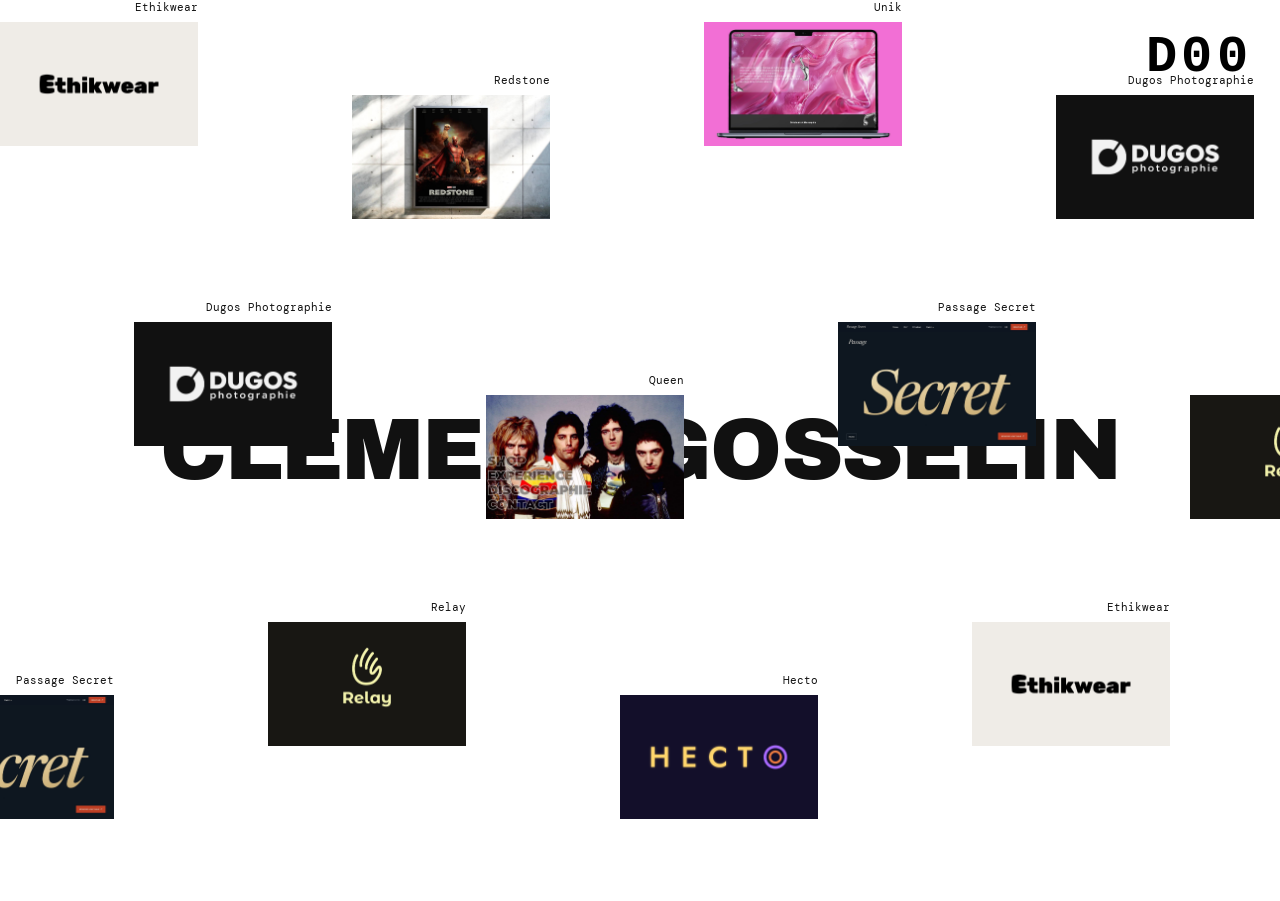
<file: index.html>
<!DOCTYPE html>
<html lang="fr">
<head>
  <meta charset="UTF-8">
  <!-- Ancienne adresse GitHub Pages : on renvoie vers le domaine, même page -->
  <script>if(location.hostname==="clement-gosselin47.github.io")location.replace("https://clement-gosselin.com"+location.pathname+location.search+location.hash)</script>
  <!-- Accueil du domaine : seul exemplaire de Works (Projets/index.html ne fait que renvoyer ici).
       Les fichiers propres à l'accueil restent dans Projets/ et sont appelés depuis la racine. -->
  <meta name="viewport" content="width=device-width, initial-scale=1.0">
  <title>Clément Gosselin, portfolio Product Builder no-code et IA</title>
  <meta name="google-site-verification" content="NV2Rv-Lvx8fYGyfE_BUwwyLOJkzFC1RxBUqDfHWDemc" />
  <!-- Référencement et partage (LinkedIn) : URL absolues, image commune -->
  <meta name="description" content="Portfolio de Clément Gosselin, Product Builder no-code et IA à Ynov Bordeaux. Sites, prototypes Figma, webapp et affiche. Alternance 3 jours en entreprise, 2 jours à l'école.">
  <link rel="canonical" href="https://clement-gosselin.com/">
  <meta property="og:type" content="website">
  <meta property="og:site_name" content="Clément Gosselin">
  <meta name="application-name" content="Clément Gosselin">
  <meta property="og:locale" content="fr_FR">
  <meta property="og:title" content="Clément Gosselin, portfolio Product Builder no-code et IA">
  <meta property="og:description" content="Portfolio de Clément Gosselin, Product Builder no-code et IA à Ynov Bordeaux. Sites, prototypes Figma, webapp et affiche. Alternance 3 jours en entreprise, 2 jours à l'école.">
  <meta property="og:url" content="https://clement-gosselin.com/">
  <meta property="og:image" content="https://clement-gosselin.com/og-image.jpg?v=2">
  <meta property="og:image:width" content="1200">
  <meta property="og:image:height" content="630">
  <meta property="og:image:alt" content="Les projets de Clément Gosselin sur la grille de son portfolio.">
  <meta name="twitter:card" content="summary_large_image">
  <!-- Favicons : PNG en premier (Google n'accepte pas le SVG, veut 48 px ou plus). URL stables, ne pas les renommer -->
  <link rel="icon" href="/favicon-192.png" type="image/png" sizes="192x192">
  <link rel="icon" href="/favicon-96.png" type="image/png" sizes="96x96">
  <link rel="icon" href="/favicon.svg" type="image/svg+xml">
  <link rel="icon" href="/favicon.ico" sizes="16x16 32x32">
  <link rel="apple-touch-icon" href="/apple-touch-icon.png">
  <!-- Données structurées : la personne (relie le site à son nom) et le site -->
  <script type="application/ld+json">{"@context":"https://schema.org","@type":"Person","name":"Clément Gosselin","jobTitle":"Product Builder no-code et IA","description":"Étudiant en Bachelor Product Builder no-code et IA à Ynov Bordeaux, en recherche d'alternance à Bordeaux, 3 jours en entreprise, 2 jours à l'école.","url":"https://clement-gosselin.com/About/","image":"https://clement-gosselin.com/og-image.jpg","sameAs":"https://www.linkedin.com/in/clementgosselin","alumniOf":{"@type":"CollegeOrUniversity","name":"Ynov Campus Bordeaux"}}</script>
  <script type="application/ld+json">{"@context":"https://schema.org","@type":"WebSite","name":"Clément Gosselin","alternateName":["Portfolio de Clément Gosselin","clement-gosselin.com"],"url":"https://clement-gosselin.com/"}</script>
  <script src="passage.js?v=20261102a"></script>
  <link rel="preconnect" href="https://fonts.googleapis.com">
  <link rel="preconnect" href="https://fonts.gstatic.com" crossorigin>
  <!-- Archivo Black pour le site ; Archivo ExtraBold (800) pour les noms de la vue liste seulement (septième retour, 2026-10-23) ; DM Mono 400 pour les étiquettes de la grille (2026-11-24) -->
  <link href="https://fonts.googleapis.com/css2?family=Archivo+Black&family=Archivo:wght@800&family=DM+Mono:wght@400&display=swap" rel="stylesheet">
  <link rel="stylesheet" href="shared.css?v=20261102a">
  <link rel="stylesheet" href="Projets/style.css?v=20261124o">
  <link rel="stylesheet" href="Projets/preloader.css?v=20261124o">
</head>
<body>
  <div class="cursor" id="cursor"></div>
  <h1 class="lecteur">Clément Gosselin, Product Builder no-code et IA</h1>

  <!-- Bascule grille / liste (2026-10-23-accueil-liste, décision A), à la place de l'ancienne
       lune (bascule de thème retirée le 2026-10-24 ; fond blanc dans les deux vues depuis le 2026-11-02).
       En vue grille le symbole montre la liste (ce qu'on obtient), en vue liste la grille. -->
  <div class="vue-nav">
    <button type="button" class="vue-toggle" aria-pressed="false" aria-label="Voir les projets en liste">
      <svg class="icone-liste" viewBox="0 0 24 24" width="24" height="24" fill="none" stroke="currentColor" stroke-width="2.75" stroke-linecap="round" stroke-linejoin="round" aria-hidden="true" focusable="false"><path d="M3 6h17M3 12h11M3 18h15"/></svg>
      <svg class="icone-grille" viewBox="0 0 24 24" width="24" height="24" fill="none" stroke="currentColor" stroke-width="2.75" stroke-linecap="round" stroke-linejoin="round" aria-hidden="true" focusable="false"><rect x="3" y="3" width="7" height="7"/><rect x="14" y="3" width="7" height="7"/><rect x="3" y="14" width="7" height="7"/><rect x="14" y="14" width="7" height="7"/></svg>
      <svg class="icone-fleche" viewBox="0 0 24 24" width="24" height="24" fill="none" stroke="currentColor" stroke-width="2.75" stroke-linecap="round" stroke-linejoin="round" aria-hidden="true" focusable="false"><path d="M20 12H4M11 5l-7 7 7 7"/></svg>
    </button>
  </div>

  <header>
    <nav>
      <a href="/" class="active" data-dest="works">Works</a>
      <a href="/About/" data-dest="about">About</a>
      <a href="mailto:clement.gosselin27@gmail.com" data-dest="contact" aria-haspopup="dialog">Contact</a>
    </nav>
  </header>
  <!-- Accès aux projets au clavier et au lecteur d'écran : invisible, la liste
       apparaît en haut à gauche dès qu'un lien reçoit le focus (touche Tab) -->
  <nav class="projets-clavier" aria-label="Projets">
    <a href="Projets/Ethikwear/">Ethikwear</a>
    <a href="Projets/redstone/">Redstone</a>
    <a href="Projets/Unik/">Unik</a>
    <a href="Projets/dugos-photographie/">Dugos Photographie</a>
    <a href="Projets/Queen/">Queen</a>
    <a href="Projets/passage-secret/">Passage Secret</a>
    <a href="Projets/relay/">Relay</a>
    <a href="Projets/hecto/">Hecto</a>
  </nav>
  <!-- Nom en grand, fixe, derrière la grille (reprise 11) : les images passent par-dessus. Le h1 caché porte déjà le nom pour les lecteurs d'écran. -->
  <div class="nom-fond" aria-hidden="true">Clément Gosselin</div>
  <!-- La grille est décorative pour les lecteurs d'écran : les projets s'atteignent par la liste .projets-clavier ci-dessus -->
  <div class="wrapper" aria-hidden="true">
    <div class="couche"><div class="grid" id="grid"></div></div>
  </div>
  <div class="speed-blur" id="speedBlur">
    <div class="blur-edge blur-left"></div>
    <div class="blur-edge blur-right"></div>
    <div class="blur-edge blur-top"></div>
    <div class="blur-edge blur-bottom"></div>
  </div>
  <!-- Vue liste (2026-10-23-accueil-liste, décision B) : les huit noms empilés et un cadre
       fixe qui montre la capture du projet actif (images posées par script.js). Masquée tant
       que l'icône à côté de la lune n'est pas cliquée : la grille reste la vue par défaut. -->
  <section class="liste" hidden aria-label="Projets en liste">
    <!-- À mettre à jour quand un projet s'ajoute. Ces huit li sont la seule copie écrite :
         script.js les recopie au-dessus et au-dessous pour que la liste boucle sans fin. -->
    <ul class="liste-noms">
      <li><span class="liste-masque"><a href="Projets/Ethikwear/" data-cur="Voir">Ethikwear</a></span></li>
      <li><span class="liste-masque"><a href="Projets/redstone/" data-cur="Voir">Redstone</a></span></li>
      <li><span class="liste-masque"><a href="Projets/Unik/" data-cur="Voir">Unik</a></span></li>
      <li><span class="liste-masque"><a href="Projets/dugos-photographie/" data-cur="Voir">Dugos Photographie</a></span></li>
      <li><span class="liste-masque"><a href="Projets/Queen/" data-cur="Voir">Queen</a></span></li>
      <li><span class="liste-masque"><a href="Projets/passage-secret/" data-cur="Voir">Passage Secret</a></span></li>
      <li><span class="liste-masque"><a href="Projets/relay/" data-cur="Voir">Relay</a></span></li>
      <li><span class="liste-masque"><a href="Projets/hecto/" data-cur="Voir">Hecto</a></span></li>
    </ul>
    <div class="liste-cadre" data-cur="Voir"></div>
  </section>
  <script src="Projets/script.js?v=20261124o"></script>
  <script src="Projets/preloader.js?v=20261124o"></script>
  <script src="shared.js?v=20261102a"></script>
</body>
</html>
</file>
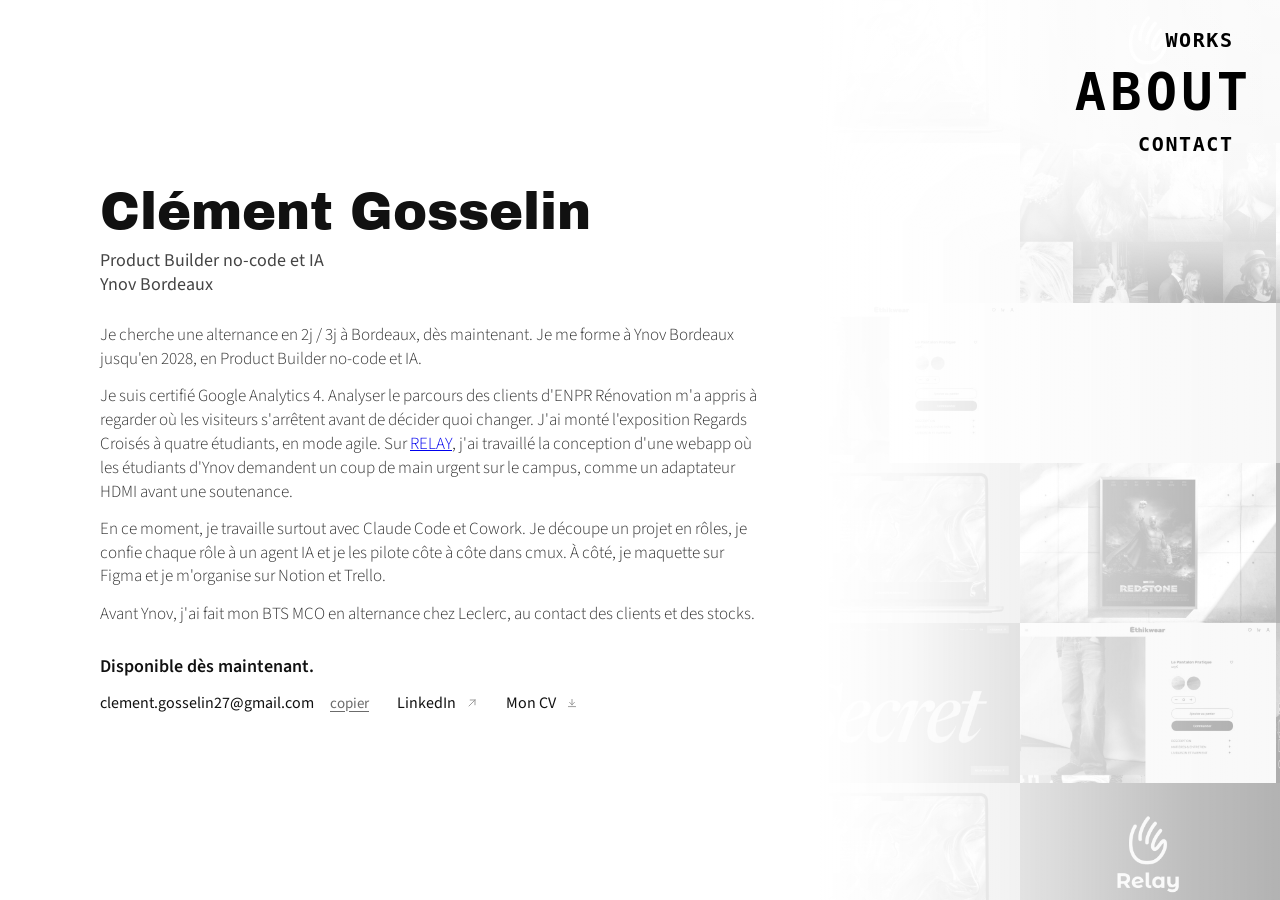
<file: About/index.html>
<!DOCTYPE html>
<html lang="fr">
<head>
  <meta charset="UTF-8">
  <!-- Ancienne adresse GitHub Pages : on renvoie vers le domaine, même page -->
  <script>if(location.hostname==="clement-gosselin47.github.io")location.replace("https://clement-gosselin.com"+location.pathname+location.search+location.hash)</script>
  <meta name="viewport" content="width=device-width, initial-scale=1.0">
  <title>Clément Gosselin, alternance Product Builder, Bordeaux</title>
  <!-- Référencement et partage (LinkedIn) : URL absolues, image commune -->
  <meta name="description" content="Clément Gosselin cherche une alternance en 2j / 3j à Bordeaux. Product Builder no-code et IA à Ynov, certifié Google Analytics 4. CV et contact.">
  <link rel="canonical" href="https://clement-gosselin.com/About/">
  <meta property="og:type" content="website">
  <meta property="og:site_name" content="Clément Gosselin">
  <meta name="application-name" content="Clément Gosselin">
  <meta property="og:locale" content="fr_FR">
  <meta property="og:title" content="Clément Gosselin, alternance Product Builder, Bordeaux">
  <meta property="og:description" content="Clément Gosselin cherche une alternance en 2j / 3j à Bordeaux. Product Builder no-code et IA à Ynov, certifié Google Analytics 4. CV et contact.">
  <meta property="og:url" content="https://clement-gosselin.com/About/">
  <meta property="og:image" content="https://clement-gosselin.com/og-image.jpg?v=2">
  <meta property="og:image:width" content="1200">
  <meta property="og:image:height" content="630">
  <meta property="og:image:alt" content="Les projets de Clément Gosselin sur la grille de son portfolio.">
  <meta name="twitter:card" content="summary_large_image">
  <!-- Favicons : PNG en premier (Google n'accepte pas le SVG, veut 48 px ou plus). URL stables, ne pas les renommer -->
  <link rel="icon" href="/favicon-192.png" type="image/png" sizes="192x192">
  <link rel="icon" href="/favicon-96.png" type="image/png" sizes="96x96">
  <link rel="icon" href="/favicon.svg" type="image/svg+xml">
  <link rel="icon" href="/favicon.ico" sizes="16x16 32x32">
  <link rel="apple-touch-icon" href="/apple-touch-icon.png">
  <!-- Données structurées : la personne (relie le site à son nom) -->
  <script type="application/ld+json">{"@context":"https://schema.org","@type":"Person","name":"Clément Gosselin","jobTitle":"Product Builder no-code et IA","description":"Étudiant en Bachelor Product Builder no-code et IA à Ynov Bordeaux, en recherche d'alternance en 2j / 3j à Bordeaux.","url":"https://clement-gosselin.com/About/","image":"https://clement-gosselin.com/og-image.jpg","sameAs":"https://www.linkedin.com/in/clementgosselin","alumniOf":{"@type":"CollegeOrUniversity","name":"Ynov Campus Bordeaux"}}</script>
  <script src="../passage.js?v=20261025"></script>
  <link rel="preconnect" href="https://fonts.googleapis.com">
  <link rel="preconnect" href="https://fonts.gstatic.com" crossorigin>
  <link href="https://fonts.googleapis.com/css2?family=Archivo+Black&family=Source+Sans+3:ital,wght@0,300;0,400;0,600;1,300&display=swap" rel="stylesheet">
  <link rel="stylesheet" href="../shared.css?v=20261025">
  <link rel="stylesheet" href="style.css?v=20261007d">
</head>
<body>
  <div class="cursor" id="cursor"></div>

  <div class="side-grid" aria-hidden="true">
    <div class="side-grid-inner" id="sideGrid"></div>
  </div>
  <div class="side-grid-fade" aria-hidden="true"></div>

  <header>
    <nav>
      <a href="/" data-dest="works">Works</a>
      <a href="/About/" class="active" data-dest="about">About</a>
      <a href="mailto:clement.gosselin27@gmail.com" data-dest="contact" aria-haspopup="dialog">Contact</a>
    </nav>
  </header>

  <main class="content">

    <!-- Entrée de la page : le nom monte ligne par ligne, puis les blocs .a-rv
         arrivent dans l'ordre de --i (About/style.css) -->
    <div class="identity">
      <h1><span class="masque"><span class="l" style="--i: 0">Clément</span></span> <span class="masque"><span class="l" style="--i: 1">Gosselin</span></span></h1>
      <p class="role a-rv" style="--i: 0">Product Builder no-code et IA<br>Ynov Bordeaux</p>
    </div>

    <!-- Bio : version longue de .portfolio/2026-10-02-pages-projet-v2/about-texte-v4.md -->
    <div class="bio a-rv" style="--i: 1">
      <p>Je cherche une alternance en 2j&nbsp;/&nbsp;3j à Bordeaux, dès maintenant. Je me forme à Ynov Bordeaux jusqu'en 2028, en Product Builder no-code et IA.</p>
      <p>Je suis certifié Google Analytics 4. Analyser le parcours des clients d'ENPR Rénovation m'a appris à regarder où les visiteurs s'arrêtent avant de décider quoi changer. J'ai monté l'exposition Regards Croisés à quatre étudiants, en mode agile. Sur <a href="../Projets/relay/index.html">RELAY</a>, j'ai travaillé la conception d'une webapp où les étudiants d'Ynov demandent un coup de main urgent sur le campus, comme un adaptateur HDMI avant une soutenance.</p>
      <p>En ce moment, je travaille surtout avec Claude Code et Cowork. Je découpe un projet en rôles, je confie chaque rôle à un agent IA et je les pilote côte à côte dans cmux. À côté, je maquette sur Figma et je m'organise sur Notion et Trello.</p>
      <p>Avant Ynov, j'ai fait mon BTS MCO en alternance chez Leclerc, au contact des clients et des stocks.</p>
    </div>

    <div class="bottom a-rv" style="--i: 2">
      <p class="available">Disponible dès maintenant.</p>
      <div class="contact-grid">
        <p class="contact-value">
          <a href="mailto:clement.gosselin27@gmail.com" class="contact-link">clement.gosselin27@gmail.com</a>
          <button type="button" class="copier-lien" data-copy="clement.gosselin27@gmail.com" data-copied="copié">copier</button>
        </p>
        <a href="https://www.linkedin.com/in/clementgosselin" target="_blank" rel="noopener" class="contact-value contact-link">
          LinkedIn
          <svg class="link-icon" viewBox="0 0 20 20" fill="none" xmlns="http://www.w3.org/2000/svg" aria-hidden="true">
            <path d="M5 15L15 5M15 5H7M15 5V13" stroke="currentColor" stroke-width="1.6" stroke-linecap="round" stroke-linejoin="round"/>
          </svg>
        </a>
        <a href="./CV-Clement-Gosselin.pdf" download class="contact-value contact-link" aria-label="Télécharger mon CV en PDF">
          Mon CV
          <svg class="link-icon" viewBox="0 0 20 20" fill="none" xmlns="http://www.w3.org/2000/svg" aria-hidden="true">
            <path d="M10 4V13M10 13L6 9M10 13L14 9M4 16H16" stroke="currentColor" stroke-width="1.6" stroke-linecap="round" stroke-linejoin="round"/>
          </svg>
        </a>
      </div>
    </div>

  </main>

  <script src="../shared.js?v=20261027a"></script>
  <script src="about.js?v=20261007d"></script>
  <script src="side-grid.js?v=20261007d"></script>
</body>
</html>
</file>
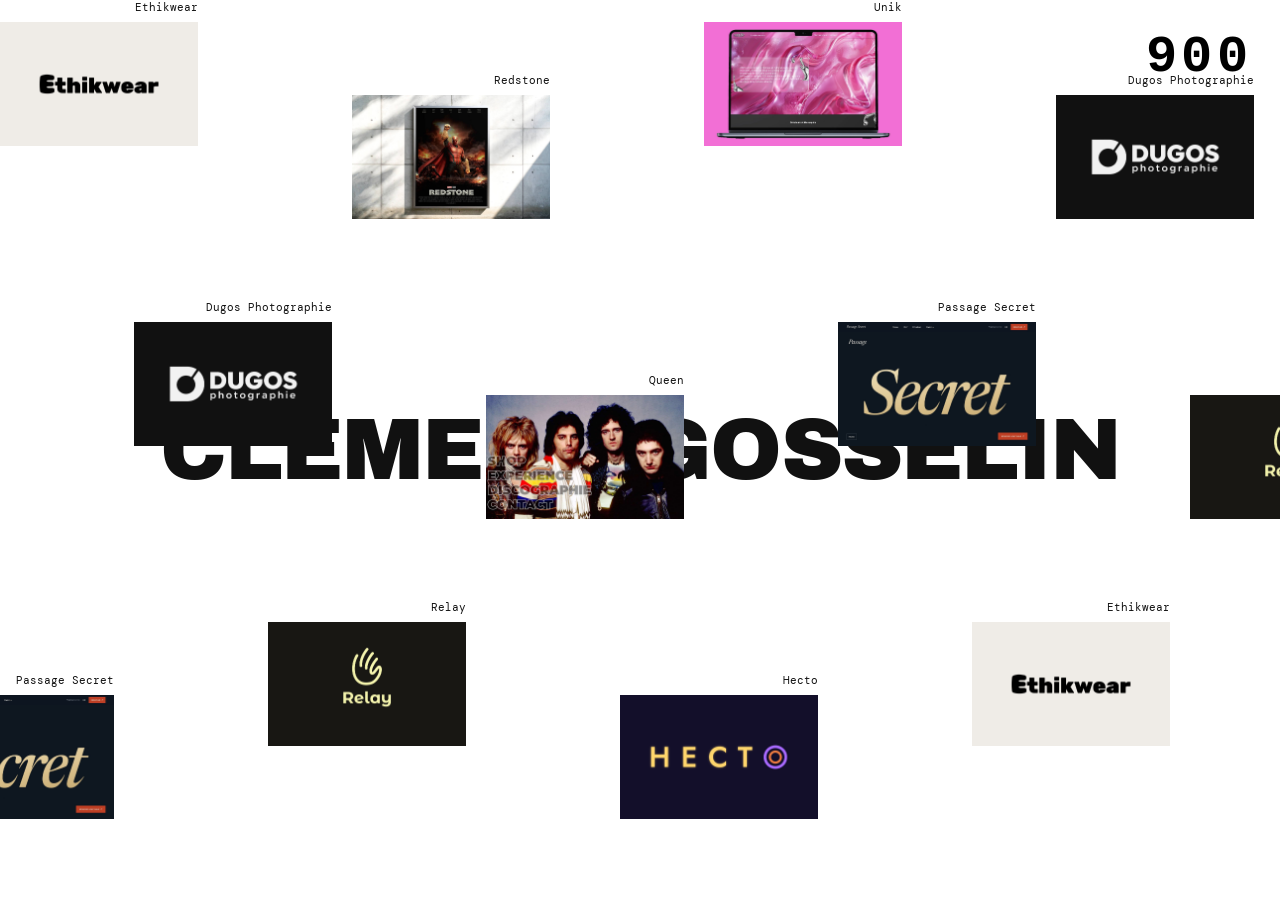
<file: Projets/index.html>
<!DOCTYPE html>
<html lang="fr">
<head>
  <meta charset="UTF-8">
  <!-- Ancienne adresse de l'accueil : il n'existe plus qu'à la racine (/). Vercel renvoie
       déjà /Projets/ et /Projets/index.html vers / (vercel.json) ; cette page sert au serveur
       local et à GitHub Pages. Les fichiers de l'accueil (script.js, style.css, preloader)
       restent dans ce dossier. -->
  <meta name="viewport" content="width=device-width, initial-scale=1.0">
  <title>Clément Gosselin, portfolio Product Builder no-code et IA</title>
  <meta name="robots" content="noindex">
  <link rel="canonical" href="https://clement-gosselin.com/">
  <meta http-equiv="refresh" content="0; url=/">
  <script>location.replace("/"+location.search+location.hash)</script>
</head>
<body>
  <p><a href="/">Clément Gosselin, portfolio</a></p>
</body>
</html>
</file>
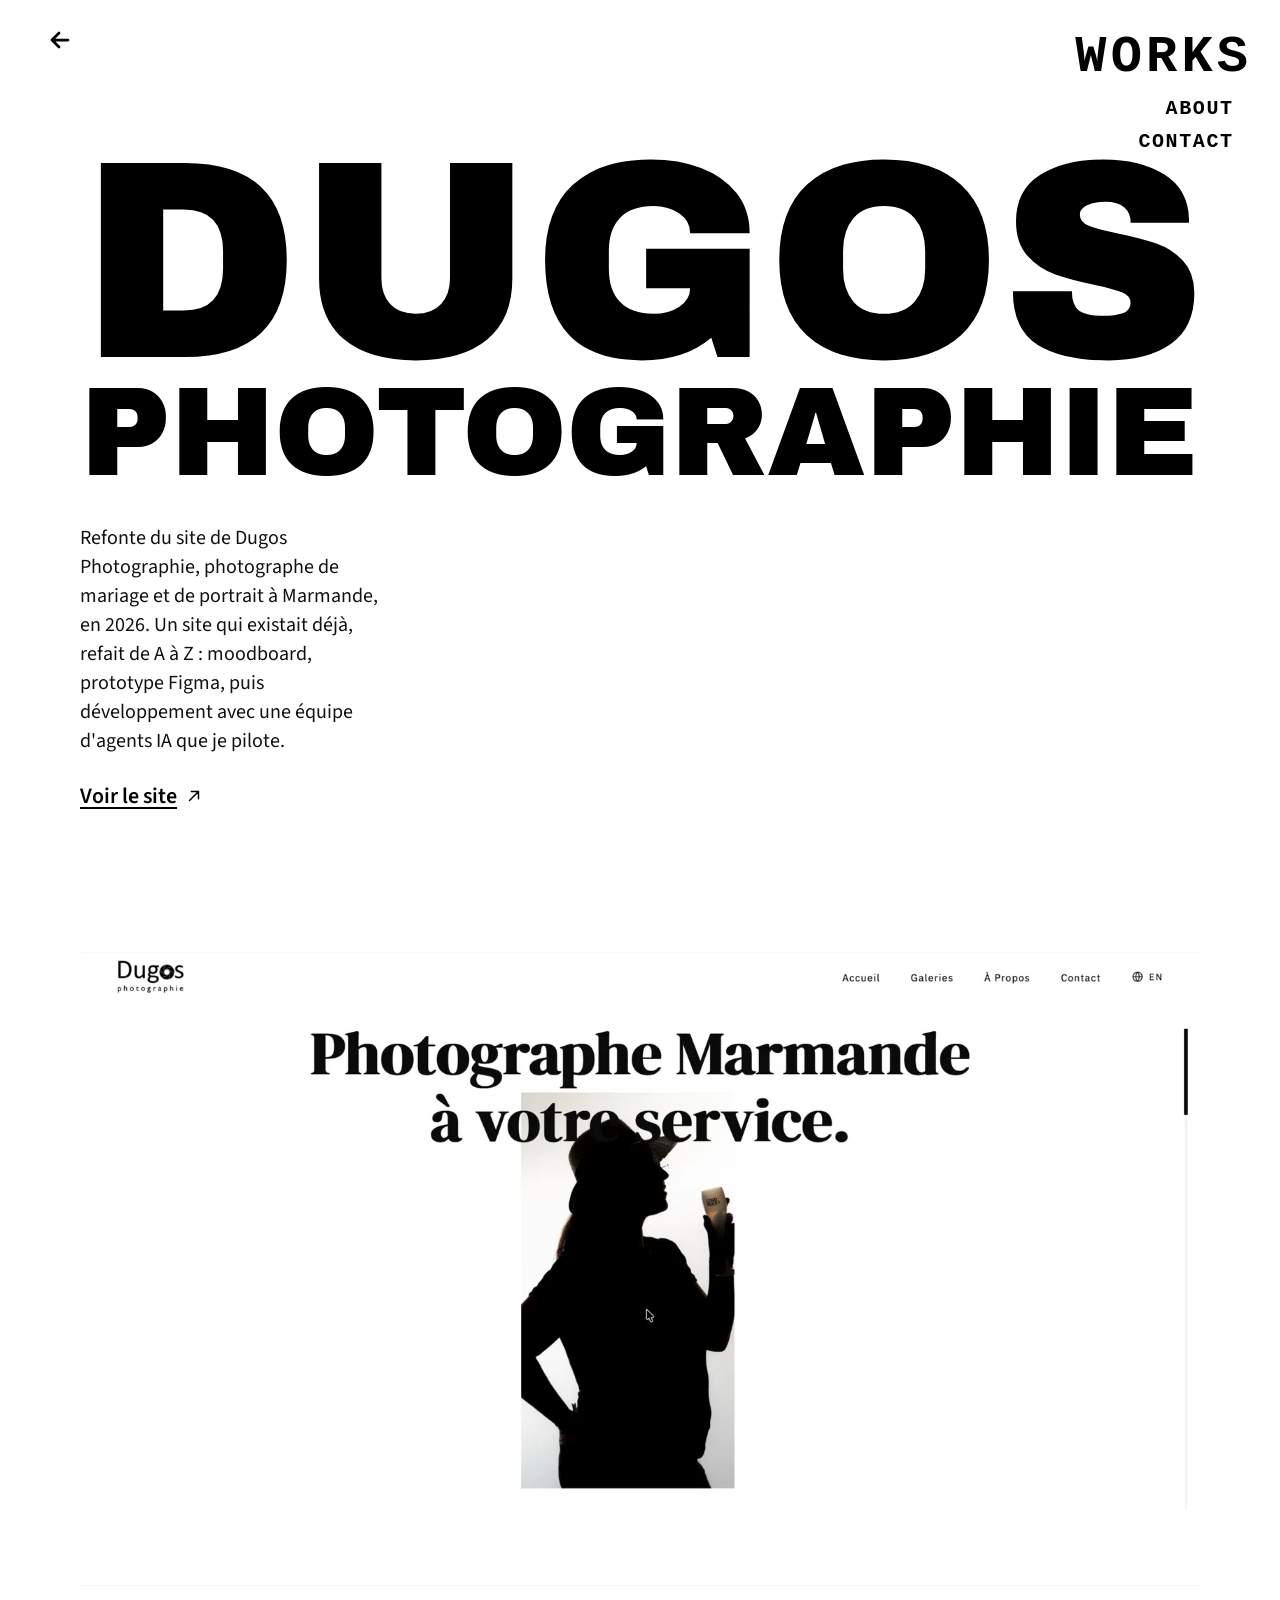
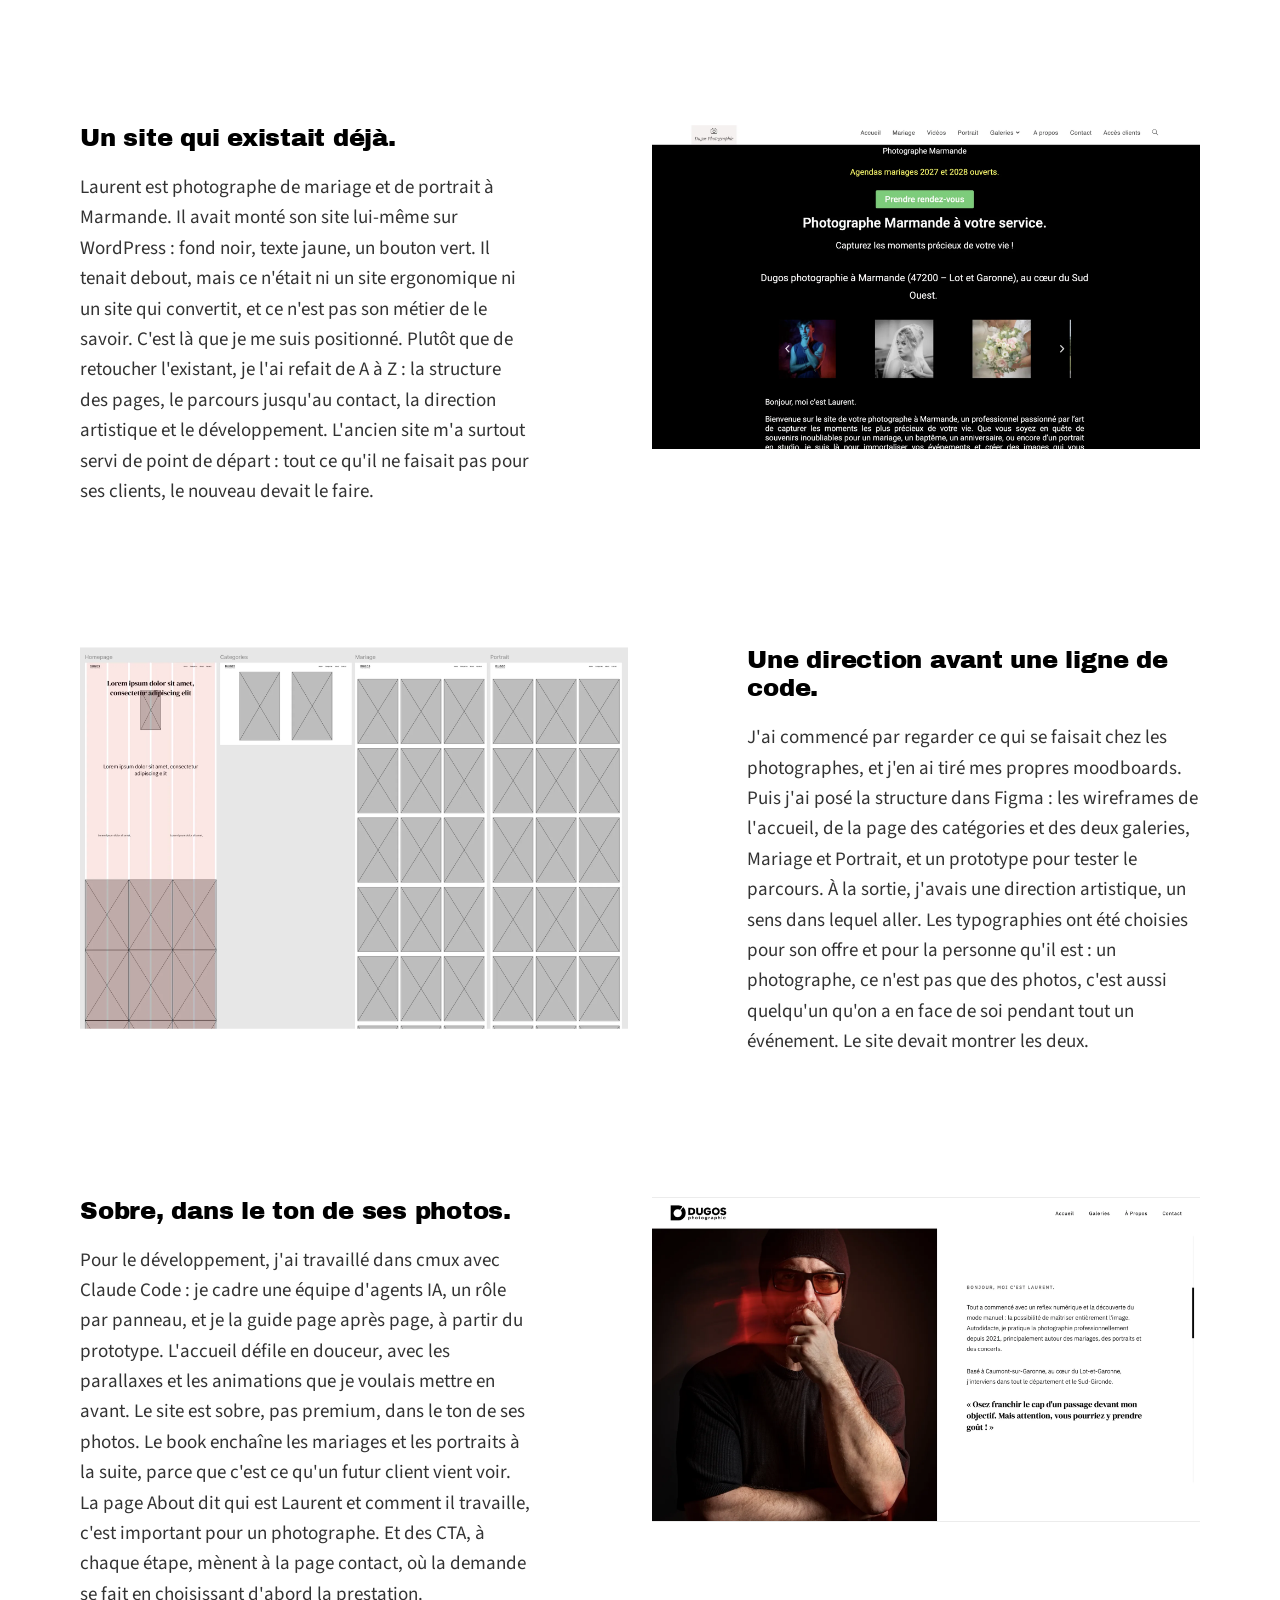
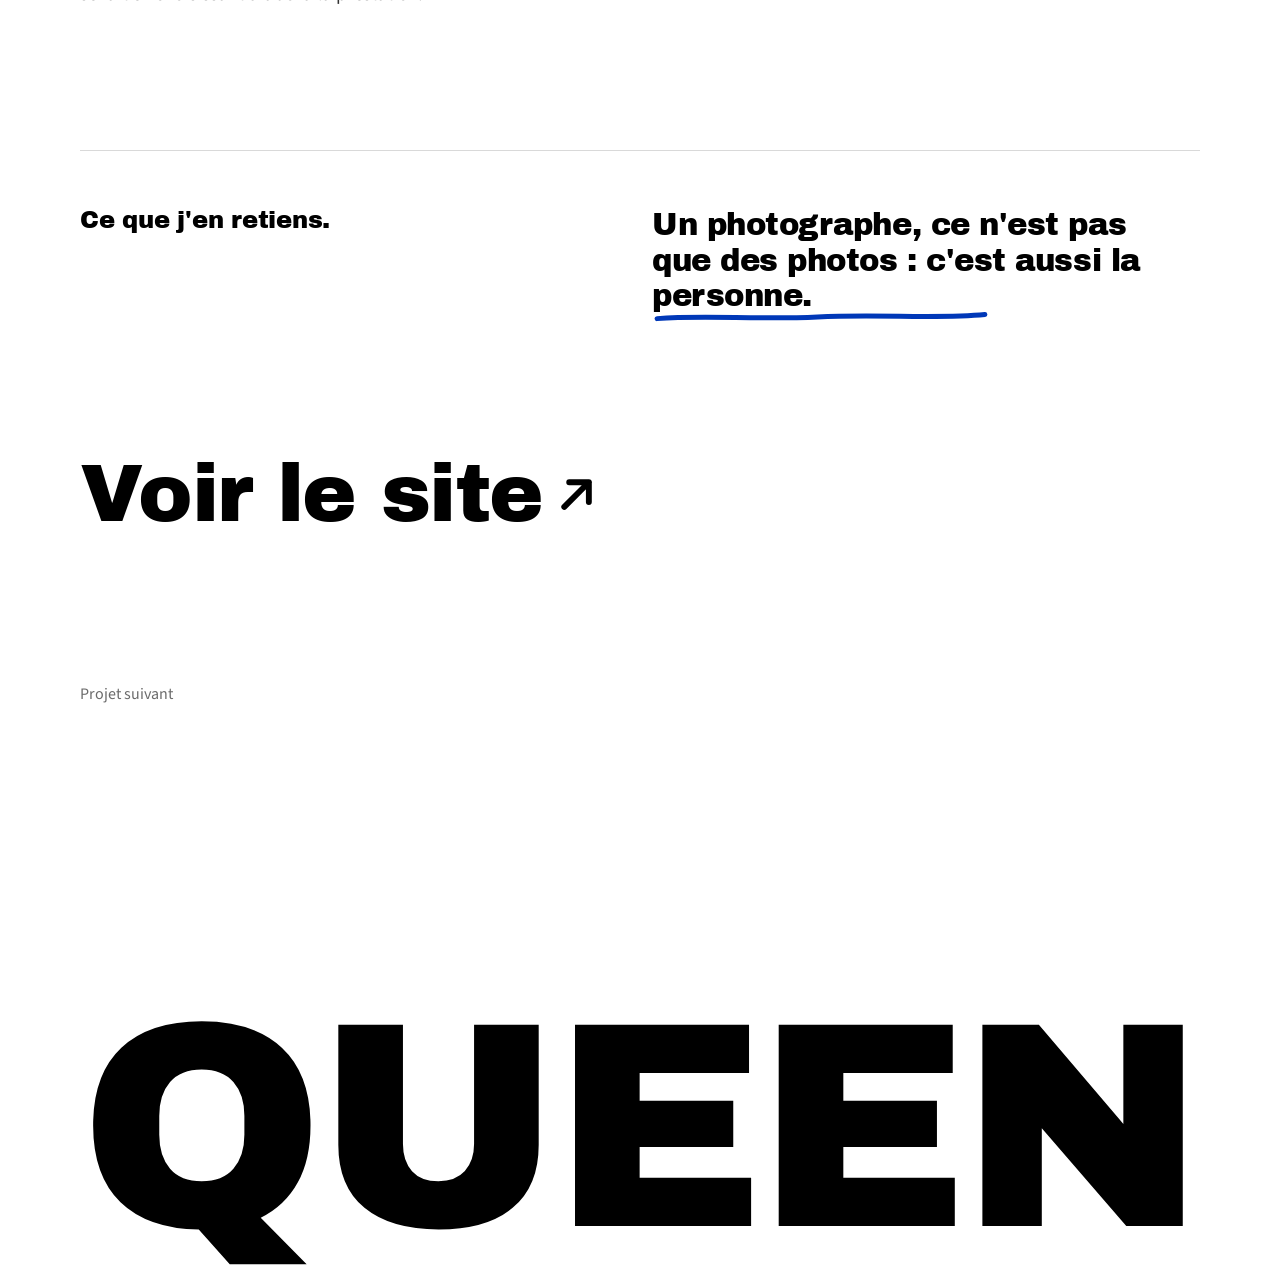
<file: Projets/dugos-photographie/index.html>
<!DOCTYPE html>
<html lang="fr">
<head>
  <meta charset="UTF-8">
  <!-- Ancienne adresse GitHub Pages : on renvoie vers le domaine, même page -->
  <script>if(location.hostname==="clement-gosselin47.github.io")location.replace("https://clement-gosselin.com"+location.pathname+location.search+location.hash)</script>
  <meta name="viewport" content="width=device-width, initial-scale=1.0">
  <title>Dugos Photographie, refonte de site, Clément Gosselin</title>
  <!-- Référencement et partage (LinkedIn) : URL absolues, image commune -->
  <meta name="description" content="Refonte du site de Dugos Photographie, photographe à Marmande : moodboard, prototype Figma, puis un site sobre développé avec une équipe d'agents IA.">
  <link rel="canonical" href="https://clement-gosselin.com/Projets/dugos-photographie/">
  <meta property="og:type" content="website">
  <meta property="og:site_name" content="Clément Gosselin">
  <meta name="application-name" content="Clément Gosselin">
  <meta property="og:locale" content="fr_FR">
  <meta property="og:title" content="Dugos Photographie, refonte de site, Clément Gosselin">
  <meta property="og:description" content="Refonte du site de Dugos Photographie, photographe à Marmande : moodboard, prototype Figma, puis un site sobre développé avec une équipe d'agents IA.">
  <meta property="og:url" content="https://clement-gosselin.com/Projets/dugos-photographie/">
  <meta property="og:image" content="https://clement-gosselin.com/Projets/dugos-photographie/web/og-dugos-photographie.jpg?v=2">
  <meta property="og:image:width" content="1200">
  <meta property="og:image:height" content="630">
  <meta property="og:image:alt" content="Le site vitrine de Dugos Photographie, photographe à Marmande, refait par Clément Gosselin.">
  <meta name="twitter:card" content="summary_large_image">
  <meta name="twitter:image" content="https://clement-gosselin.com/Projets/dugos-photographie/web/og-dugos-photographie.jpg?v=2">
  <!-- Favicons : PNG en premier (Google n'accepte pas le SVG, veut 48 px ou plus). URL stables, ne pas les renommer -->
  <link rel="icon" href="/favicon-192.png" type="image/png" sizes="192x192">
  <link rel="icon" href="/favicon-96.png" type="image/png" sizes="96x96">
  <link rel="icon" href="/favicon.svg" type="image/svg+xml">
  <link rel="icon" href="/favicon.ico" sizes="16x16 32x32">
  <link rel="apple-touch-icon" href="/apple-touch-icon.png">
  <script src="../../passage.js?v=20261102a"></script>
  <link rel="preconnect" href="https://fonts.googleapis.com">
  <link rel="preconnect" href="https://fonts.gstatic.com" crossorigin>
  <link href="https://fonts.googleapis.com/css2?family=Archivo+Black&family=Source+Sans+3:wght@300;400;600&display=swap" rel="stylesheet">
  <link rel="stylesheet" href="../../shared.css?v=20261102a">
  <link rel="stylesheet" href="../project-style.css?v=20261102a">
</head>
<!-- MODE D'EMPLOI
     Textes : tout est dans <main>, dans l'ordre de la page (colophon, titres et paragraphes des sections, phrase de fin).
     Images : dans le dossier web/ de ce projet, en .webp ; une phrase simple dans alt. Pas de légende : le paragraphe d'à côté raconte l'image.
     Couleur du projet : --c dans le style de <body> (--c-ink = encre lisible sur la couleur).
     Lien en ligne : la même adresse dans le petit lien du colophon et dans le grand lien « Voir le site », changer les deux.
     Mise en scène de cette page (récit en regard, gabarit de la série de reprises, charte §16) : un haut de page titre et intro,
     un grand visuel, puis trois sections texte et image côte à côte (l'ancien site, le prototype Figma, la page About),
     et ce que j'en retiens. -->
<body class="projet p4" style="--c: #0038B8; --c-ink: #fff">
  <div class="cursor" id="cursor"></div>

  <div class="back-nav">
    <a href="/" aria-label="Retour aux projets" data-cur="Retour">
      <svg class="arrow-icon" viewBox="0 0 24 24" width="24" height="24" fill="none" stroke="currentColor" stroke-width="2.75" stroke-linecap="round" stroke-linejoin="round" aria-hidden="true" focusable="false"><path d="M20 12H4M11 5l-7 7 7 7"/></svg>
      <svg class="icone-liste" viewBox="0 0 24 24" width="24" height="24" fill="none" stroke="currentColor" stroke-width="2.75" stroke-linecap="round" stroke-linejoin="round" aria-hidden="true" focusable="false"><path d="M3 6h17M3 12h11M3 18h15"/></svg>
      <svg class="icone-grille" viewBox="0 0 24 24" width="24" height="24" fill="none" stroke="currentColor" stroke-width="2.75" stroke-linecap="round" stroke-linejoin="round" aria-hidden="true" focusable="false"><rect x="3" y="3" width="7" height="7"/><rect x="14" y="3" width="7" height="7"/><rect x="3" y="14" width="7" height="7"/><rect x="14" y="14" width="7" height="7"/></svg>
    </a>
  </div>

  <header>
    <nav>
      <a href="/" class="active" data-dest="works">Works</a>
      <a href="/About/" data-dest="about">About</a>
      <a href="mailto:clement.gosselin27@gmail.com" data-dest="contact" aria-haspopup="dialog">Contact</a>
    </nav>
  </header>

  <main>
    <!-- Titre au cadrage, à 150 px du haut (socle) -->
    <h1 class="titre ouv-titre">
      <span class="l fit"><span class="t">Dugos</span></span>
      <span class="l fit"><span class="t">Photographie</span></span>
    </h1>

    <section class="ouv-texte g12">
      <div data-rv="txt">
        <!-- Colophon : une phrase, le type, l'année, la méthode. Sans signature (décision de Clément, 2026-10-25) -->
        <p class="colophon">Refonte du site de Dugos Photographie, photographe de mariage et de portrait à Marmande, en 2026. Un site qui existait déjà, refait de A à Z&nbsp;: moodboard, prototype Figma, puis développement avec une équipe d'agents IA que je pilote.</p>
        <!-- Lien en ligne. ADRESSE DU SITE : même adresse que le grand lien plus bas, changer les deux. -->
        <a class="site-lien" href="https://clement-gosselin47.github.io/dugos-photo/" target="_blank" rel="noopener" data-cur="Voir">
          Voir le site
          <svg viewBox="0 0 20 20" fill="none" xmlns="http://www.w3.org/2000/svg" aria-hidden="true">
            <path d="M5 15L15 5M15 5H7M15 5V13" stroke="currentColor" stroke-width="1.6" stroke-linecap="round" stroke-linejoin="round"/>
          </svg>
        </a>
      </div>
    </section>

    <!-- Le grand visuel, dans les marges : l'accueil du site de Laurent qui défile tout seul.
         Vidéo muette en boucle, lecture quand elle est à l'écran, pause hors écran (project.js,
         partie 4) ; un clic ou Espace met en pause ou relance. En mouvement réduit, le poster
         reste et la vidéo attend un clic. Se révèle comme une image (data-rv="img" sur la figure). -->
    <div class="vitrine-cadre g12">
      <figure class="vitrine" data-rv="img">
        <button type="button" class="heros-vue" data-cur="Pause" aria-label="Mettre la vidéo en pause">
          <video class="heros-media ecran" src="web/dugos-parallaxe-web.mp4" poster="web/dugos-parallaxe-poster.webp" width="1600" height="904" muted loop playsinline autoplay preload="metadata" data-auto aria-label="L'accueil du site en cours de défilement, le titre et la photo ne bougent pas à la même vitesse."></video>
        </button>
      </figure>
    </div>

    <h2 class="lecteur">Le projet</h2>

    <!-- Section 1 : texte à gauche, l'ancien site à droite. Dans le DOM, toujours le texte
         d'abord (mobile et lecteurs d'écran) ; la grille place l'image. Rien n'est cliquable. -->
    <section class="regard g12">
      <div class="regard-texte" data-rv="txt">
        <h2 class="regard-titre">Un site qui existait déjà.</h2>
        <p>Laurent est photographe de mariage et de portrait à Marmande. Il avait monté son site lui-même sur WordPress&nbsp;: fond noir, texte jaune, un bouton vert. Il tenait debout, mais ce n'était ni un site ergonomique ni un site qui convertit, et ce n'est pas son métier de le savoir. C'est là que je me suis positionné. Plutôt que de retoucher l'existant, je l'ai refait de A à Z&nbsp;: la structure des pages, le parcours jusqu'au contact, la direction artistique et le développement. L'ancien site m'a surtout servi de point de départ&nbsp;: tout ce qu'il ne faisait pas pour ses clients, le nouveau devait le faire.</p>
      </div>
      <figure class="regard-image">
        <img class="ecran" src="web/dugos-avant.webp" alt="L'ancienne page d'accueil du site, faite sur WordPress : fond noir, texte jaune, bouton vert Prendre rendez-vous." width="2000" height="1182" loading="lazy" decoding="async">
      </figure>
    </section>

    <!-- Section 2 : le prototype Figma à gauche, texte à droite (côté alterné) -->
    <section class="regard regard-inverse g12">
      <div class="regard-texte" data-rv="txt">
        <h2 class="regard-titre">Une direction avant une ligne de code.</h2>
        <p>J'ai commencé par regarder ce qui se faisait chez les photographes, et j'en ai tiré mes propres moodboards. Puis j'ai posé la structure dans Figma&nbsp;: les wireframes de l'accueil, de la page des catégories et des deux galeries, Mariage et Portrait, et un prototype pour tester le parcours. À la sortie, j'avais une direction artistique, un sens dans lequel aller. Les typographies ont été choisies pour son offre et pour la personne qu'il est&nbsp;: un photographe, ce n'est pas que des photos, c'est aussi quelqu'un qu'on a en face de soi pendant tout un événement. Le site devait montrer les deux.</p>
      </div>
      <figure class="regard-image">
        <img class="ecran" src="web/dugos-figma.webp" alt="Le fichier Figma du site : quatre écrans en wireframe alignés, Homepage, Categories, Mariage, Portrait." width="2000" height="1392" loading="lazy" decoding="async">
      </figure>
    </section>

    <!-- Section 3 : texte à gauche, la page About à droite (le portrait de Laurent : l'image
         répond à la phrase de fin). Le book et le contact restent dans web/, le lien « Voir le site » fait le reste. -->
    <section class="regard g12">
      <div class="regard-texte" data-rv="txt">
        <h2 class="regard-titre">Sobre, dans le ton de ses photos.</h2>
        <p>Pour le développement, j'ai travaillé dans cmux avec Claude Code&nbsp;: je cadre une équipe d'agents IA, un rôle par panneau, et je la guide page après page, à partir du prototype. L'accueil défile en douceur, avec les parallaxes et les animations que je voulais mettre en avant. Le site est sobre, pas premium, dans le ton de ses photos. Le book enchaîne les mariages et les portraits à la suite, parce que c'est ce qu'un futur client vient voir. La page About dit qui est Laurent et comment il travaille, c'est important pour un photographe. Et des CTA, à chaque étape, mènent à la page contact, où la demande se fait en choisissant d'abord la prestation.</p>
        <!-- À CONFIRMER PAR CLÉMENT : le site est-il livré à Laurent (son domaine sert encore l'ancien WordPress) ? Phrase prête : « Le site est en ligne depuis » + mois et année. Un retour de Laurent ou une demande reçue par le formulaire irait ici aussi. -->
      </div>
      <figure class="regard-image">
        <img class="ecran" src="web/dugos-a-propos.webp" alt="Page About : le portrait de Laurent en bonnet et lunettes, et son texte Bonjour, moi c'est Laurent." width="2000" height="1182" loading="lazy" decoding="async">
      </figure>
    </section>

    <!-- Ce que j'en retiens : sous le seul filet de la page, le titre à gauche, la phrase de Clément à droite au trait de marqueur -->
    <section class="retiens g12">
      <h2 class="retiens-titre" data-rv="txt">Ce que j'en retiens.</h2>
      <p data-rv="txt">Un photographe, ce n'est pas que des photos&nbsp;: c'est aussi la personne.<svg class="marque-fin" viewBox="0 0 100 10" preserveAspectRatio="none" aria-hidden="true"><path vector-effect="non-scaling-stroke" d="M1.5 7.2C16 3.2 31 8.6 49 5.4C67 2.2 85 7.8 98.5 2.8"/></svg></p>
      <!-- En réserve (textes-v2.md, pas retenu par la direction) : un court développement sous la phrase.
           « Ses clients l'engagent pour une journée entière, pas pour une image. Le site devait donc montrer son travail
           et le montrer lui, à parts égales : le book d'un côté, la page About de l'autre, et un contact à portée de main
           partout. C'est la première chose que je regarde maintenant quand je reprends le site de quelqu'un. » -->
    </section>

    <!-- Le site : un seul grand lien. Même adresse que le lien du colophon, changer les deux. -->
    <section class="proto g12">
      <a class="proto-lien" href="https://clement-gosselin47.github.io/dugos-photo/" target="_blank" rel="noopener" data-cur="Voir" data-rv="txt">
        <span class="proto-texte">Voir le <span class="proto-fin">site<svg viewBox="0 0 20 20" fill="none" xmlns="http://www.w3.org/2000/svg" aria-hidden="true"><path d="M5 15L15 5M15 5H7M15 5V13" stroke="currentColor" stroke-width="1.6" stroke-linecap="round" stroke-linejoin="round"/></svg></span></span>
      </a>
    </section>
  </main>

  <footer class="fin">
    <!-- Projet suivant : tout le bloc est le lien. --next = couleur du projet suivant, --next-ink = encre lisible dessus -->
    <!-- Circuit : Dugos, puis Queen, puis Passage Secret, puis retour à Ethikwear. Sans titre reste caché. -->
    <a class="suivant" href="../Queen/index.html" style="--next: #FFD400; --next-ink: #000" data-cur="Suivant">
      <span class="suivant-label">Projet suivant</span>
      <span class="titre fit"><span class="t">Queen</span></span>
    </a>
  </footer>

  <script src="../../shared.js?v=20261102a"></script>
  <script src="../project.js?v=20261027a"></script>
</body>
</html>
</file>
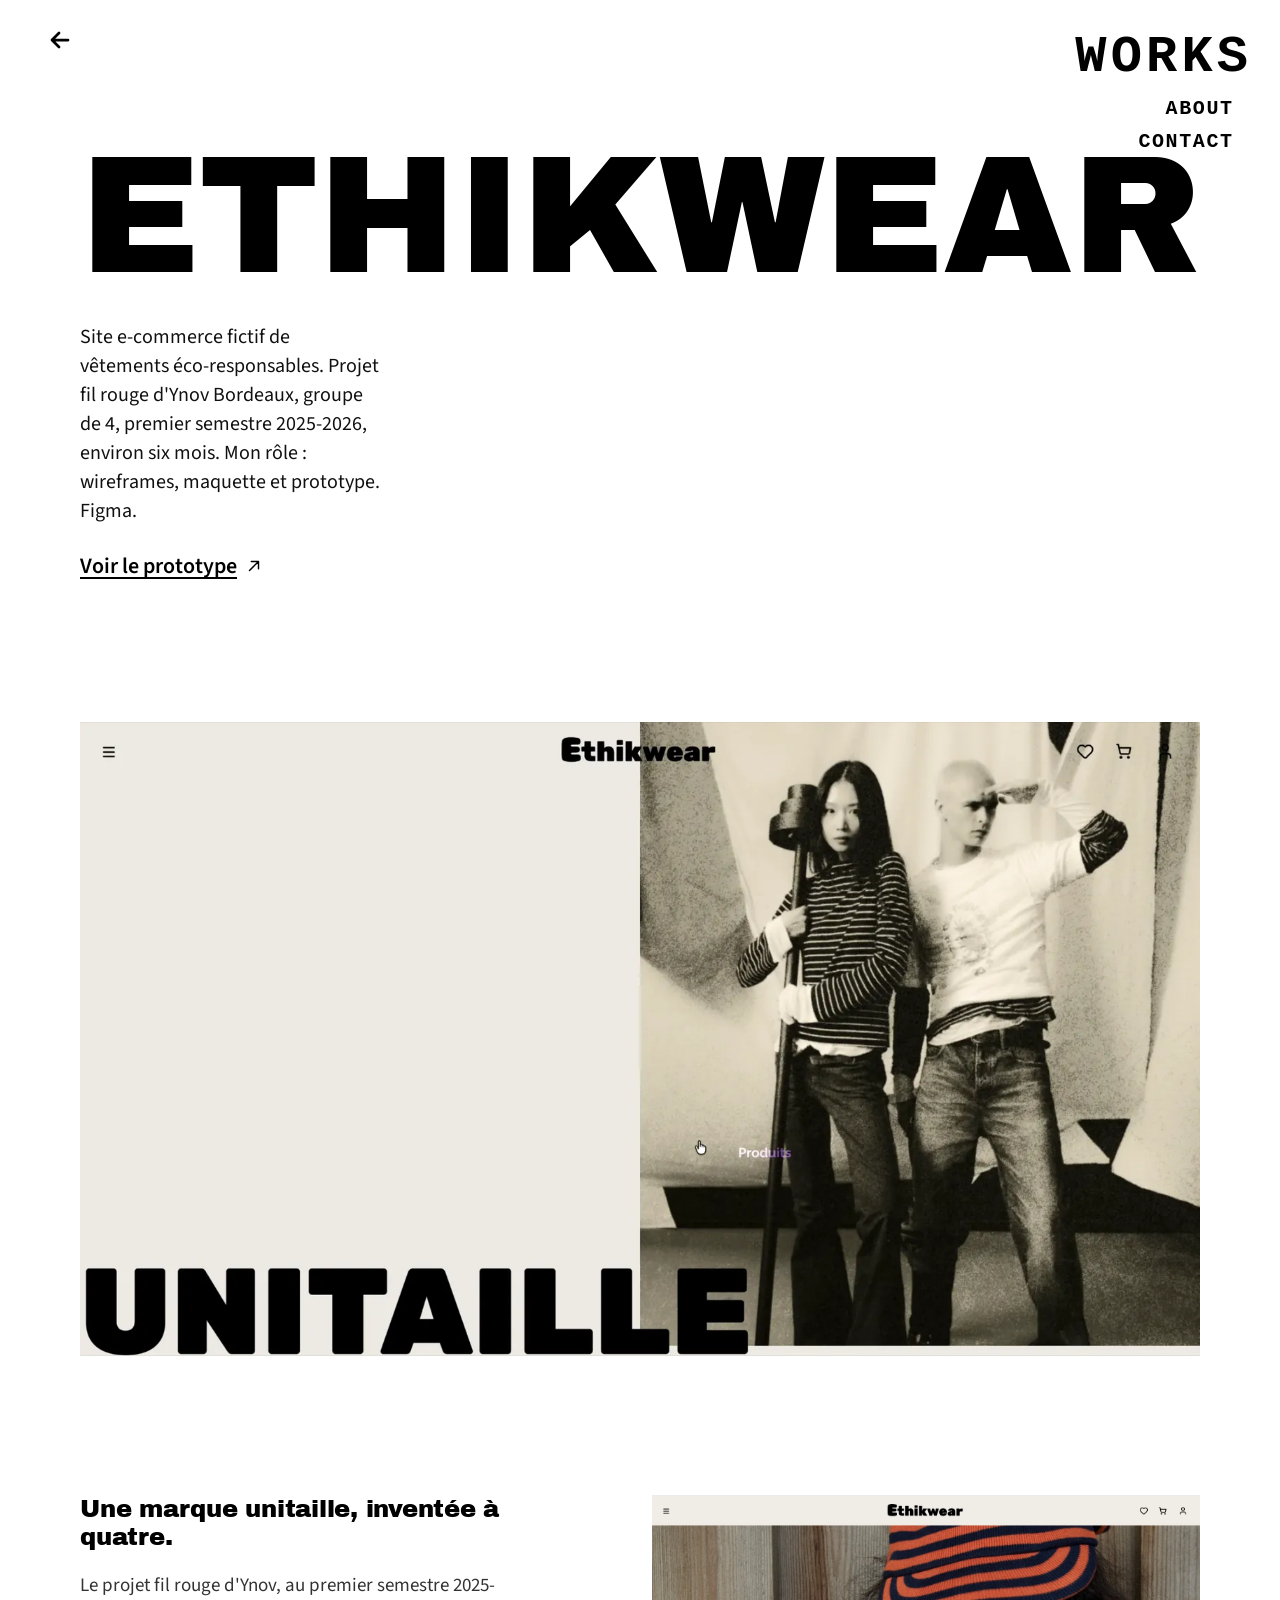
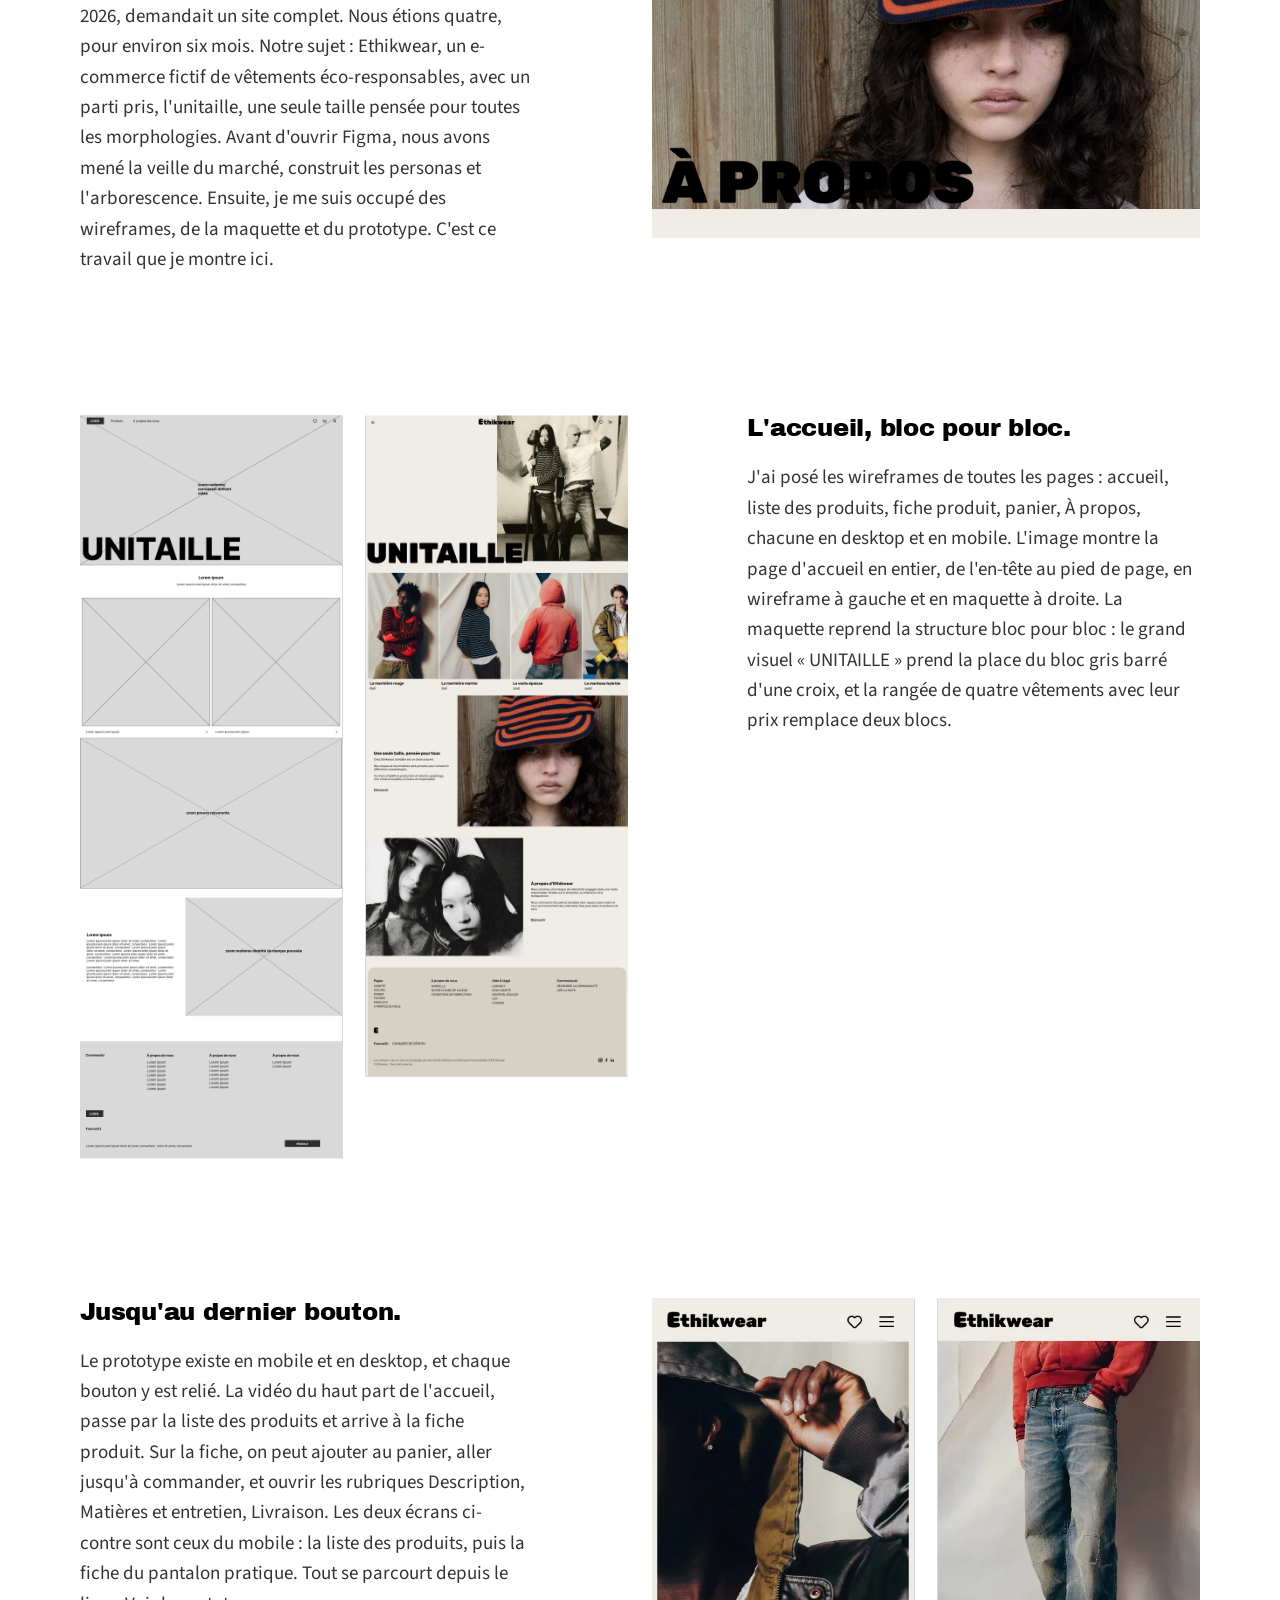
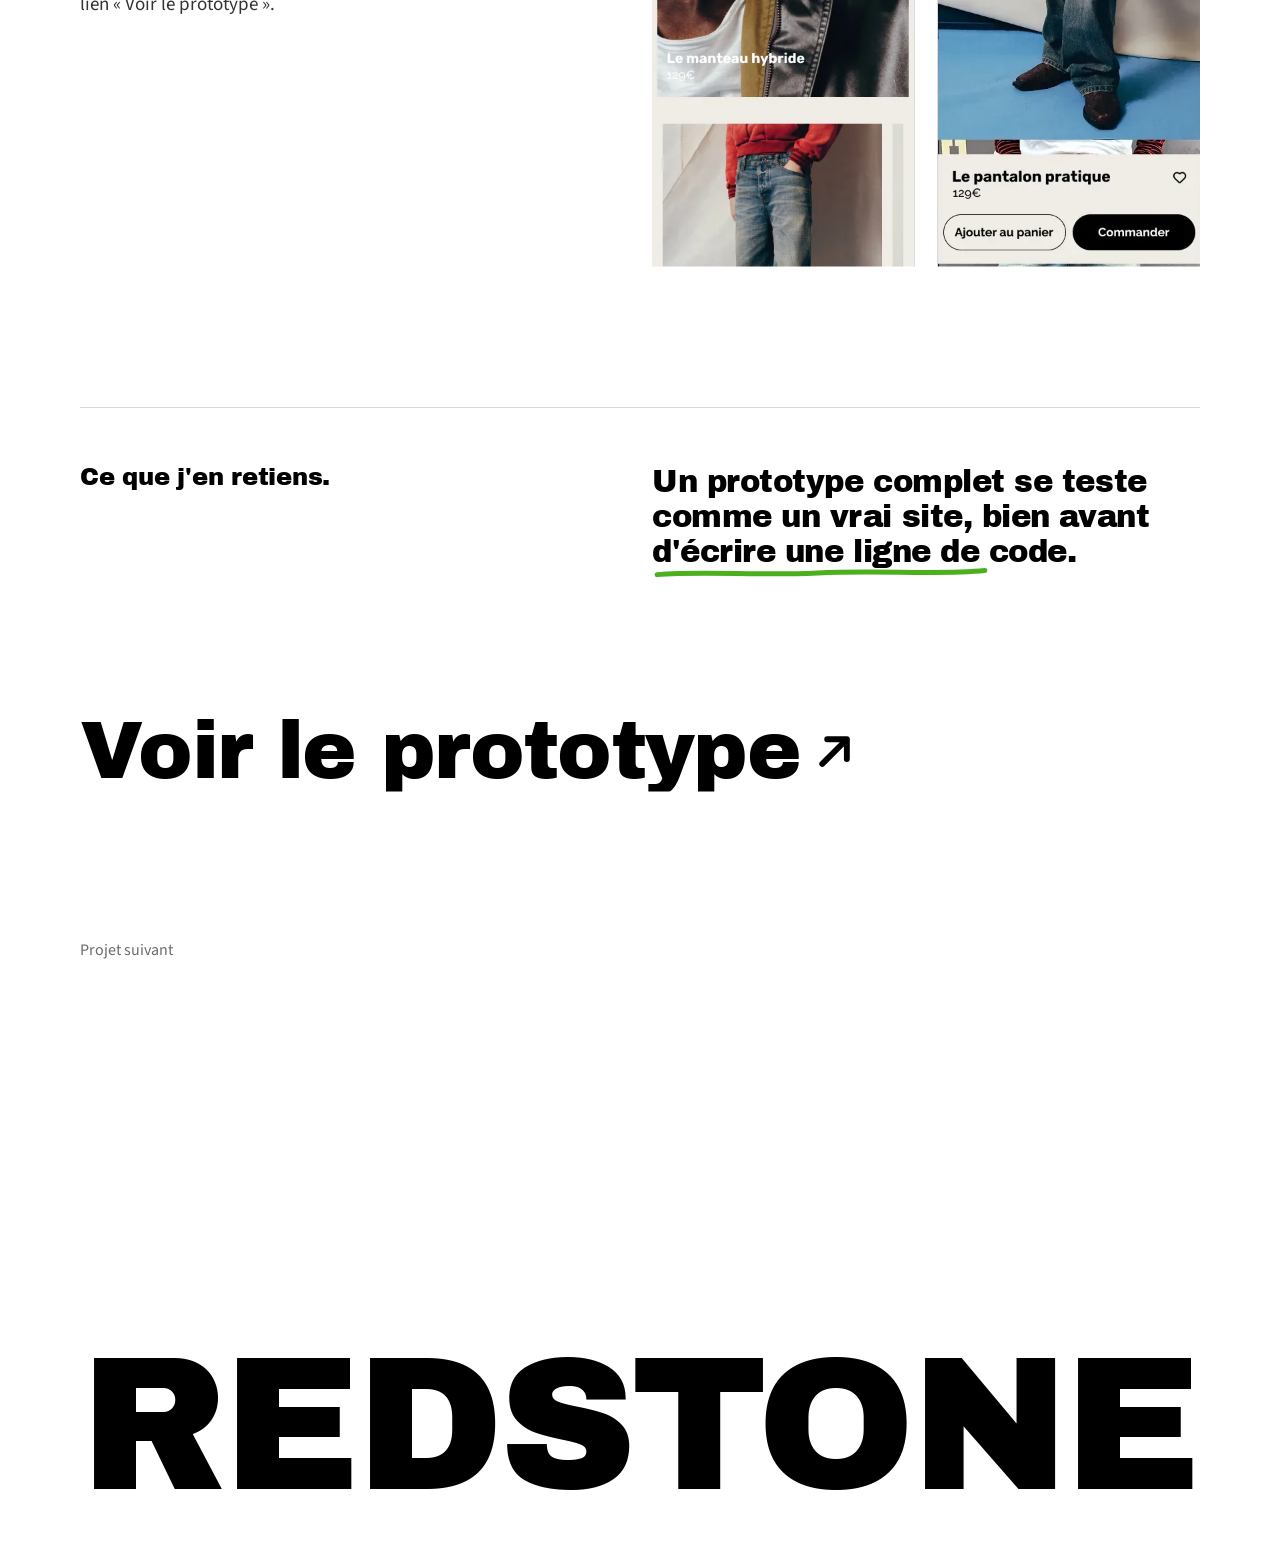
<file: Projets/Ethikwear/index.html>
<!DOCTYPE html>
<html lang="fr">
<head>
  <meta charset="UTF-8">
  <!-- Ancienne adresse GitHub Pages : on renvoie vers le domaine, même page -->
  <script>if(location.hostname==="clement-gosselin47.github.io")location.replace("https://clement-gosselin.com"+location.pathname+location.search+location.hash)</script>
  <meta name="viewport" content="width=device-width, initial-scale=1.0">
  <title>Ethikwear, wireframes et prototype Figma d'un e-commerce, Clément Gosselin</title>
  <!-- Référencement et partage (LinkedIn) : URL absolues, image commune -->
  <meta name="description" content="Ethikwear, site e-commerce fictif de vêtements éco-responsables. Wireframes de toutes les pages, maquette et prototype Figma interactif, mobile et desktop. Projet fil rouge d'Ynov Bordeaux, groupe de 4.">
  <link rel="canonical" href="https://clement-gosselin.com/Projets/Ethikwear/">
  <meta property="og:type" content="website">
  <meta property="og:site_name" content="Clément Gosselin">
  <meta name="application-name" content="Clément Gosselin">
  <meta property="og:locale" content="fr_FR">
  <meta property="og:title" content="Ethikwear, wireframes et prototype Figma d'un e-commerce, Clément Gosselin">
  <meta property="og:description" content="Ethikwear, site e-commerce fictif de vêtements éco-responsables. Wireframes de toutes les pages, maquette et prototype Figma interactif, mobile et desktop. Projet fil rouge d'Ynov Bordeaux, groupe de 4.">
  <meta property="og:url" content="https://clement-gosselin.com/Projets/Ethikwear/">
  <meta property="og:image" content="https://clement-gosselin.com/Projets/Ethikwear/web/og-ethikwear.jpg?v=2">
  <meta property="og:image:width" content="1200">
  <meta property="og:image:height" content="630">
  <meta property="og:image:alt" content="La page d'accueil du site Ethikwear, marque de mode responsable, par Clément Gosselin.">
  <meta name="twitter:card" content="summary_large_image">
  <meta name="twitter:image" content="https://clement-gosselin.com/Projets/Ethikwear/web/og-ethikwear.jpg?v=2">
  <!-- Favicons : PNG en premier (Google n'accepte pas le SVG, veut 48 px ou plus). URL stables, ne pas les renommer -->
  <link rel="icon" href="/favicon-192.png" type="image/png" sizes="192x192">
  <link rel="icon" href="/favicon-96.png" type="image/png" sizes="96x96">
  <link rel="icon" href="/favicon.svg" type="image/svg+xml">
  <link rel="icon" href="/favicon.ico" sizes="16x16 32x32">
  <link rel="apple-touch-icon" href="/apple-touch-icon.png">
  <script src="../../passage.js?v=20261102a"></script>
  <link rel="preconnect" href="https://fonts.googleapis.com">
  <link rel="preconnect" href="https://fonts.gstatic.com" crossorigin>
  <link href="https://fonts.googleapis.com/css2?family=Archivo+Black&family=Source+Sans+3:wght@300;400;600&display=swap" rel="stylesheet">
  <link rel="stylesheet" href="../../shared.css?v=20261102a">
  <link rel="stylesheet" href="../project-style.css?v=20261102a">
</head>
<!-- MODE D'EMPLOI
     Textes : tout est dans le <main>, dans l'ordre de la page (colophon, titres et paragraphes des sections, phrase de fin).
     Images : dans le dossier web/ de ce projet, en .webp ; une phrase simple dans alt. Pas de légende : le paragraphe d'à côté raconte l'image.
     Couleur du projet : --c dans le style du <body> (--c-ink = encre lisible sur la couleur).
     Prototype Figma : la même adresse dans le petit lien du colophon et dans le grand lien « Voir le prototype », changer les deux.
     Mise en scène de cette page (récit en regard, gabarit de la série de reprises, charte §16 et §19) : un haut de page titre et intro,
     un grand visuel (la vidéo du prototype qu'on clique), puis trois sections texte et image côte à côte (la marque, la page d'accueil
     en wireframe et en maquette, les deux écrans mobiles), et ce que j'en retiens. Une paire d'images = une figure
     à deux colonnes égales (class="regard-paire regard-cote"), côte à côte jusque sur mobile. -->
<body class="projet p1" style="--c: #4CAF1E; --c-ink: #000">
  <div class="cursor" id="cursor"></div>

  <div class="back-nav">
    <a href="/" aria-label="Retour aux projets" data-cur="Retour">
      <svg class="arrow-icon" viewBox="0 0 24 24" width="24" height="24" fill="none" stroke="currentColor" stroke-width="2.75" stroke-linecap="round" stroke-linejoin="round" aria-hidden="true" focusable="false"><path d="M20 12H4M11 5l-7 7 7 7"/></svg>
      <svg class="icone-liste" viewBox="0 0 24 24" width="24" height="24" fill="none" stroke="currentColor" stroke-width="2.75" stroke-linecap="round" stroke-linejoin="round" aria-hidden="true" focusable="false"><path d="M3 6h17M3 12h11M3 18h15"/></svg>
      <svg class="icone-grille" viewBox="0 0 24 24" width="24" height="24" fill="none" stroke="currentColor" stroke-width="2.75" stroke-linecap="round" stroke-linejoin="round" aria-hidden="true" focusable="false"><rect x="3" y="3" width="7" height="7"/><rect x="14" y="3" width="7" height="7"/><rect x="3" y="14" width="7" height="7"/><rect x="14" y="14" width="7" height="7"/></svg>
    </a>
  </div>

  <header>
    <nav>
      <a href="/" class="active" data-dest="works">Works</a>
      <a href="/About/" data-dest="about">About</a>
      <a href="mailto:clement.gosselin27@gmail.com" data-dest="contact" aria-haspopup="dialog">Contact</a>
    </nav>
  </header>

  <main>
    <!-- Titre au cadrage, à 150 px du haut (socle), sur une seule ligne -->
    <h1 class="titre ouv-titre">
      <span class="l fit"><span class="t">Ethikwear</span></span>
    </h1>

    <section class="ouv-texte g12">
      <div data-rv="txt">
        <!-- Colophon : une phrase, le type, le cadre, le rôle, l'outil. Sans signature (décision de Clément, 2026-10-25) -->
        <p class="colophon">Site e-commerce fictif de vêtements éco-responsables. Projet fil rouge d'Ynov Bordeaux, groupe de 4, premier semestre 2025-2026, environ six mois. Mon rôle&nbsp;: wireframes, maquette et prototype. Figma.</p>
        <!-- Prototype Figma en lecture seule (accès réglé par Clément : vue du site uniquement).
             ADRESSE DU PROTOTYPE : même adresse que le grand lien plus bas, changer les deux. Les & s'écrivent &amp; ici. -->
        <a class="site-lien" href="https://www.figma.com/proto/6k9hJ4tUqNZOSi7QaEseFu/Fil-rouge?node-id=280-364&amp;viewport=45%2C356%2C0.03&amp;t=vXZfaZc2t7aDgD1R-1&amp;scaling=scale-down-width&amp;content-scaling=fixed&amp;starting-point-node-id=280%3A364&amp;page-id=94%3A2" target="_blank" rel="noopener" data-cur="Voir">
          Voir le prototype
          <svg viewBox="0 0 20 20" fill="none" xmlns="http://www.w3.org/2000/svg" aria-hidden="true">
            <path d="M5 15L15 5M15 5H7M15 5V13" stroke="currentColor" stroke-width="1.6" stroke-linecap="round" stroke-linejoin="round"/>
          </svg>
        </a>
      </div>
    </section>

    <!-- Le grand visuel, dans les marges : le prototype qu'on clique (accueil, liste des produits, fiche produit).
         Vidéo muette en boucle de 12 s, lecture quand elle est à l'écran, pause hors écran (project.js, data-auto).
         Rien de cliquable. En mouvement réduit, le poster reste. Se révèle comme une image (data-rv="img" sur la figure). -->
    <div class="vitrine-cadre g12">
      <figure class="vitrine" data-rv="img">
        <video class="heros-media ecran" src="web/ethikwear-demo-boucle.mp4" poster="web/ethikwear-demo-poster.webp" width="1280" height="724" muted loop playsinline autoplay preload="metadata" data-auto aria-label="Prototype d'Ethikwear en desktop, en boucle&nbsp;: l'accueil avec «&nbsp;UNITAILLE&nbsp;» en très grosses lettres noires à côté d'un duo en noir et blanc, puis la liste des produits et la fiche produit."></video>
      </figure>
    </div>


    <!-- Section 1 : texte à gauche, la page À propos à droite. Dans le DOM, toujours le texte
         d'abord (mobile et lecteurs d'écran) ; la grille place l'image. Rien n'est cliquable. -->
    <section class="regard g12">
      <div class="regard-texte" data-rv="txt">
        <h2 class="regard-titre">Une marque unitaille, inventée à quatre.</h2>
        <p>Le projet fil rouge d'Ynov, au premier semestre 2025-2026, demandait un site complet. Nous étions quatre, pour environ six mois. Notre sujet&nbsp;: Ethikwear, un e-commerce fictif de vêtements éco-responsables, avec un parti pris, l'unitaille, une seule taille pensée pour toutes les morphologies. Avant d'ouvrir Figma, nous avons mené la veille du marché, construit les personas et l'arborescence. Ensuite, je me suis occupé des wireframes, de la maquette et du prototype. C'est ce travail que je montre ici.</p>
      </div>
      <figure class="regard-image" data-rv="img">
        <img class="ecran" src="web/ethikwear-ecran-a-propos-desktop.webp" alt="Page À propos d'Ethikwear en desktop&nbsp;: portrait d'une jeune femme au bonnet rayé orange et bleu marine devant un mur en bois, «&nbsp;À PROPOS&nbsp;» en très grosses lettres noires en bas à gauche, barre crème en haut avec le logo, les favoris, le panier et le compte." width="1512" height="945" loading="lazy" decoding="async">
      </figure>
    </section>

    <!-- Section 2 : la paire à gauche (la page d'accueil entière, wireframe puis maquette, côte à côte), texte à droite (côté alterné).
         Rien entre les deux images : ni trait, ni flèche, ni mot. Hauteurs réelles, sans rognage. -->
    <section class="regard regard-inverse g12">
      <div class="regard-texte" data-rv="txt">
        <h2 class="regard-titre">L'accueil, bloc pour bloc.</h2>
        <p>J'ai posé les wireframes de toutes les pages&nbsp;: accueil, liste des produits, fiche produit, panier, À propos, chacune en desktop et en mobile. L'image montre la page d'accueil en entier, de l'en-tête au pied de page, en wireframe à gauche et en maquette à droite. La maquette reprend la structure bloc pour bloc&nbsp;: le grand visuel «&nbsp;UNITAILLE&nbsp;» prend la place du bloc gris barré d'une croix, et la rangée de quatre vêtements avec leur prix remplace deux blocs.</p>
      </div>
      <figure class="regard-image regard-paire regard-cote" data-rv="img">
        <img class="ecran" src="web/ethikwear-wireframe-accueil-desktop.webp" alt="Wireframe de l'accueil d'Ethikwear en desktop&nbsp;: en-tête avec logo et menu, grand bloc gris barré d'une croix avec «&nbsp;UNITAILLE&nbsp;» en grosses lettres, deux visuels côte à côte, un visuel pleine largeur, un bloc texte et image, puis le pied de page gris." width="1200" height="3404" loading="lazy" decoding="async">
        <img class="ecran" src="web/ethikwear-maquette-accueil-desktop.webp" alt="Maquette de l'accueil d'Ethikwear en desktop&nbsp;: «&nbsp;UNITAILLE&nbsp;» en grosses lettres noires devant un duo en noir et blanc, quatre vêtements en rangée avec leur prix, «&nbsp;Une seule taille, pensée pour tous&nbsp;» à côté d'un portrait, «&nbsp;À propos d'Ethikwear&nbsp;» à côté d'une photo en noir et blanc, puis le pied de page beige." width="1200" height="3028" loading="lazy" decoding="async">
      </figure>
    </section>

    <!-- Section 3 : texte à gauche, les deux écrans mobiles côte à côte à droite. -->
    <section class="regard g12">
      <div class="regard-texte" data-rv="txt">
        <h2 class="regard-titre">Jusqu'au dernier bouton.</h2>
        <p>Le prototype existe en mobile et en desktop, et chaque bouton y est relié. La vidéo du haut part de l'accueil, passe par la liste des produits et arrive à la fiche produit. Sur la fiche, on peut ajouter au panier, aller jusqu'à commander, et ouvrir les rubriques Description, Matières et entretien, Livraison. Les deux écrans ci-contre sont ceux du mobile&nbsp;: la liste des produits, puis la fiche du pantalon pratique. Tout se parcourt depuis le lien «&nbsp;Voir le prototype&nbsp;».</p>
      </div>
      <figure class="regard-image regard-paire regard-cote" data-rv="img">
        <img class="ecran" src="web/ethikwear-ecran-produits-mobile.webp" alt="Liste des produits d'Ethikwear en mobile&nbsp;: le manteau hybride à 129&nbsp;€ en plein cadre, avec le logo et le menu en haut, puis une seconde rangée qui commence par un jean sous un sweat rouge." width="393" height="852" loading="lazy" decoding="async">
        <img class="ecran" src="web/ethikwear-ecran-produit-mobile-393.webp" alt="Fiche produit d'Ethikwear en mobile&nbsp;: photo d'un jean large sous un sweat rouge, «&nbsp;Le pantalon pratique&nbsp;», 129&nbsp;€, puis les boutons «&nbsp;Ajouter au panier&nbsp;» et «&nbsp;Commander&nbsp;»." width="393" height="852" loading="lazy" decoding="async">
      </figure>
    </section>

    <!-- Ce que j'en retiens : sous le seul filet de la page, le titre à gauche, la phrase de Clément à droite au trait de marqueur -->
    <section class="retiens g12">
      <h2 class="retiens-titre" data-rv="txt">Ce que j'en retiens.</h2>
      <p data-rv="txt">Un prototype complet se teste comme un vrai site, bien avant d'écrire une ligne de code.<svg class="marque-fin" viewBox="0 0 100 10" preserveAspectRatio="none" aria-hidden="true"><path vector-effect="non-scaling-stroke" d="M1.5 7.2C16 3.2 31 8.6 49 5.4C67 2.2 85 7.8 98.5 2.8"/></svg></p>
    </section>

    <!-- Le prototype : un seul grand lien. Même adresse que le lien du colophon, changer les deux. -->
    <section class="proto g12">
      <a class="proto-lien" href="https://www.figma.com/proto/6k9hJ4tUqNZOSi7QaEseFu/Fil-rouge?node-id=280-364&amp;viewport=45%2C356%2C0.03&amp;t=vXZfaZc2t7aDgD1R-1&amp;scaling=scale-down-width&amp;content-scaling=fixed&amp;starting-point-node-id=280%3A364&amp;page-id=94%3A2" target="_blank" rel="noopener" data-cur="Voir" data-rv="txt">
        <span class="proto-texte">Voir le <span class="proto-fin">prototype<svg viewBox="0 0 20 20" fill="none" xmlns="http://www.w3.org/2000/svg" aria-hidden="true"><path d="M5 15L15 5M15 5H7M15 5V13" stroke="currentColor" stroke-width="1.6" stroke-linecap="round" stroke-linejoin="round"/></svg></span></span>
      </a>
    </section>
  </main>

  <footer class="fin">
    <!-- Projet suivant : tout le bloc est le lien. --next = couleur du projet suivant, --next-ink = encre lisible dessus -->
    <a class="suivant" href="../redstone/index.html" style="--next: #C6302F; --next-ink: #fff" data-cur="Suivant">
      <span class="suivant-label">Projet suivant</span>
      <span class="titre fit"><span class="t">Redstone</span></span>
    </a>
  </footer>

  <script src="../../shared.js?v=20261102a"></script>
  <script src="../project.js?v=20261027a"></script>
</body>
</html>
</file>
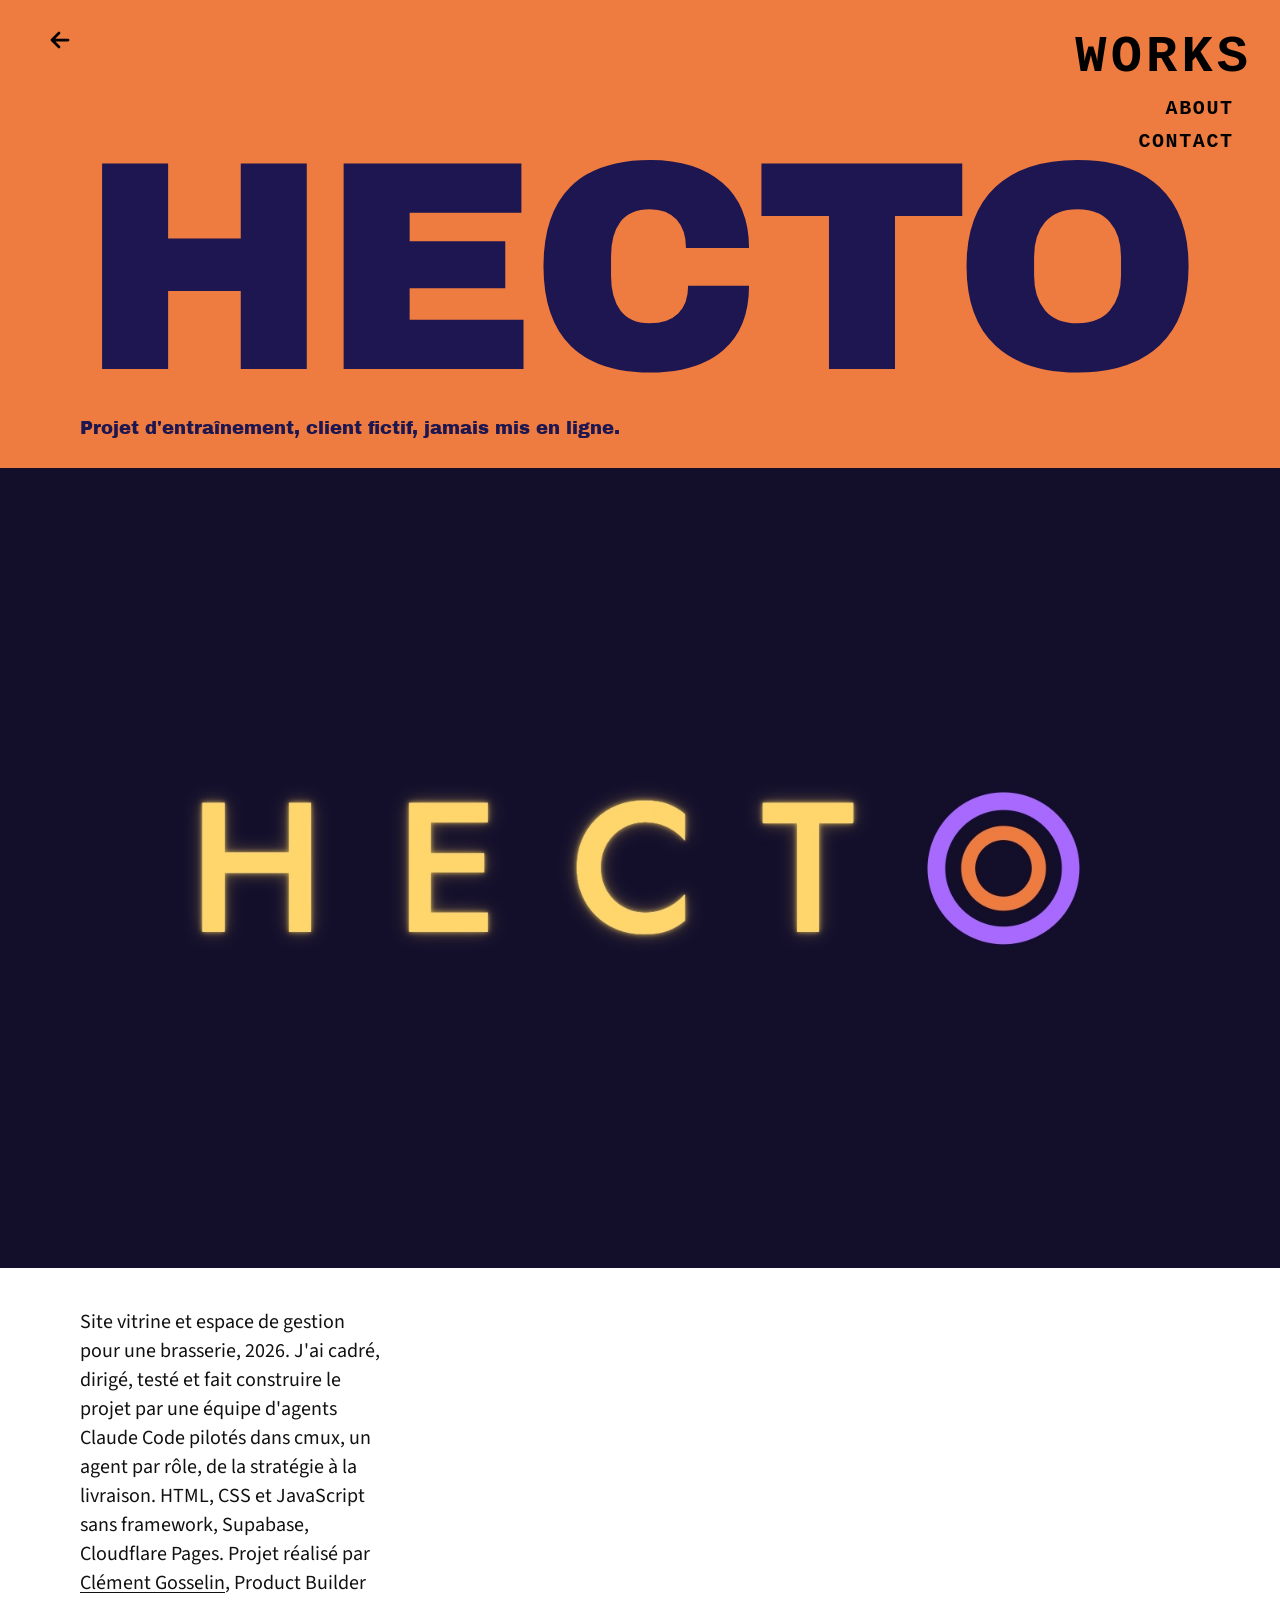
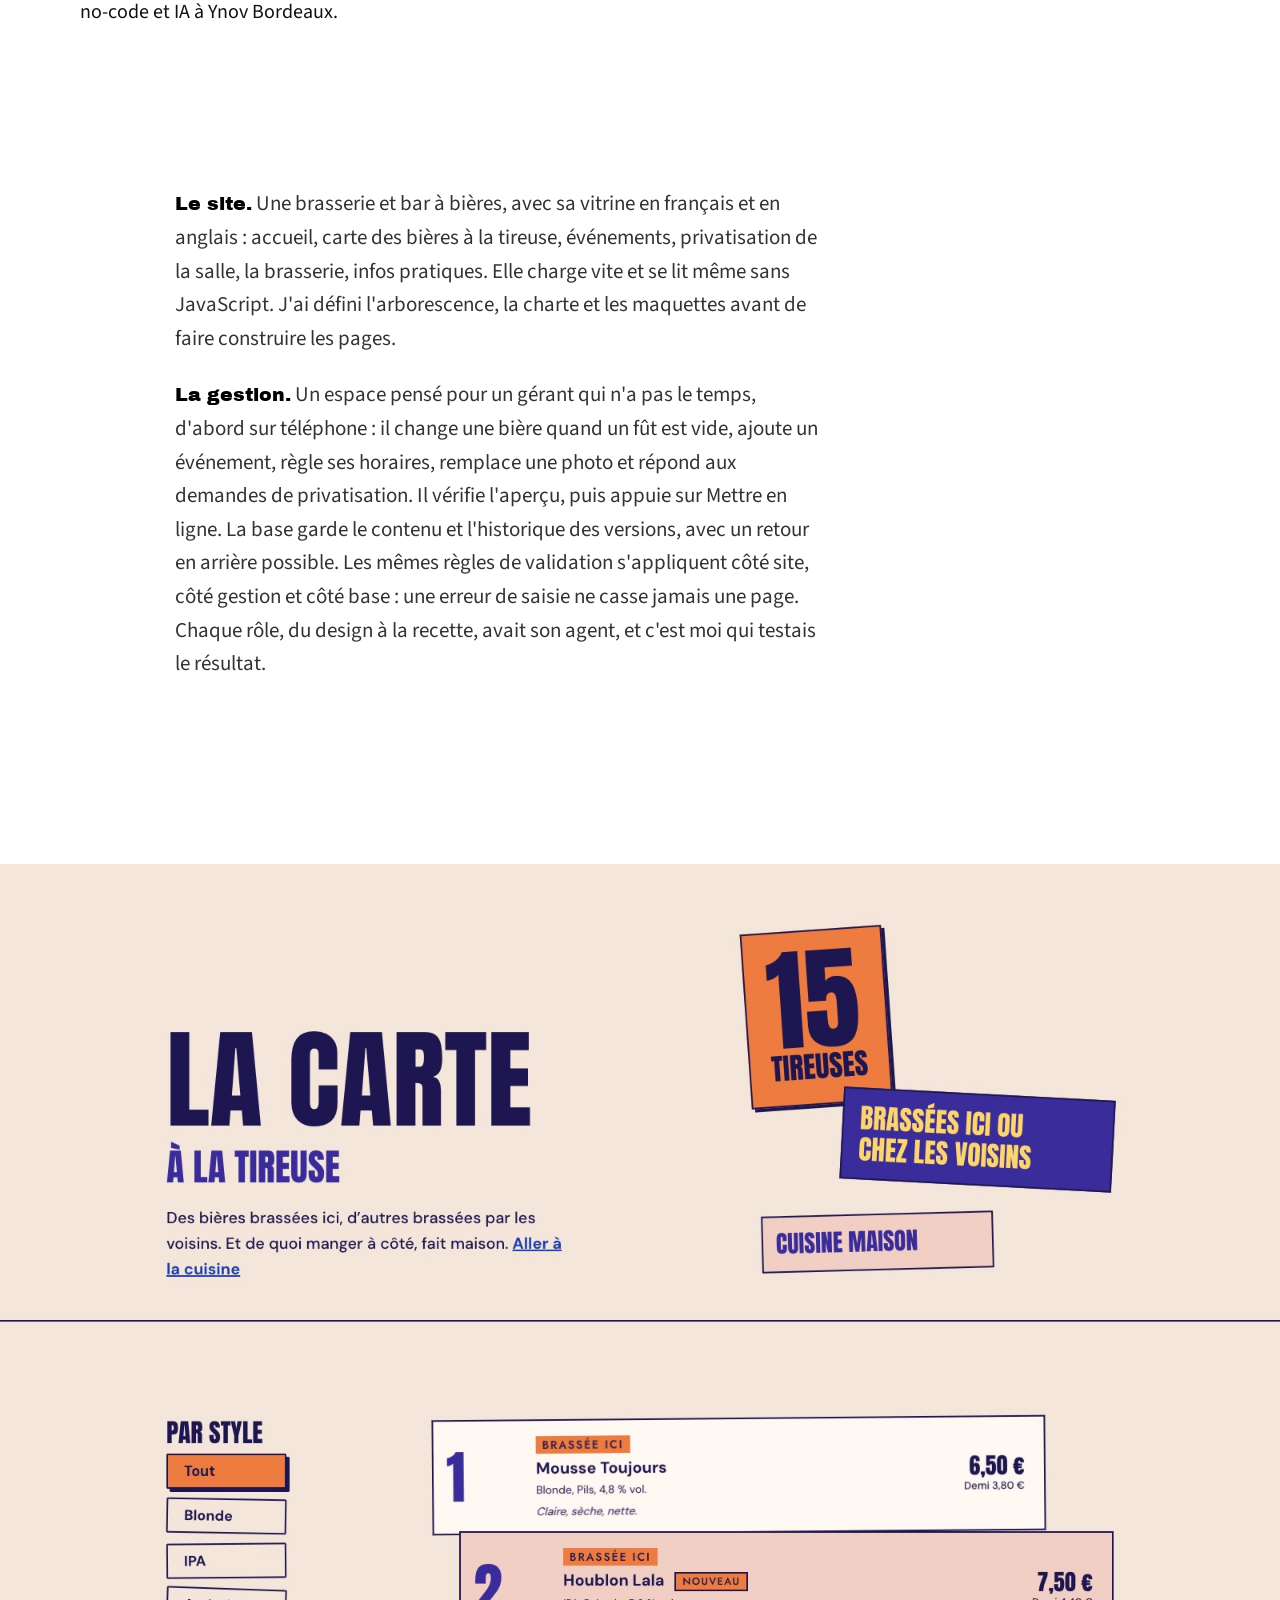
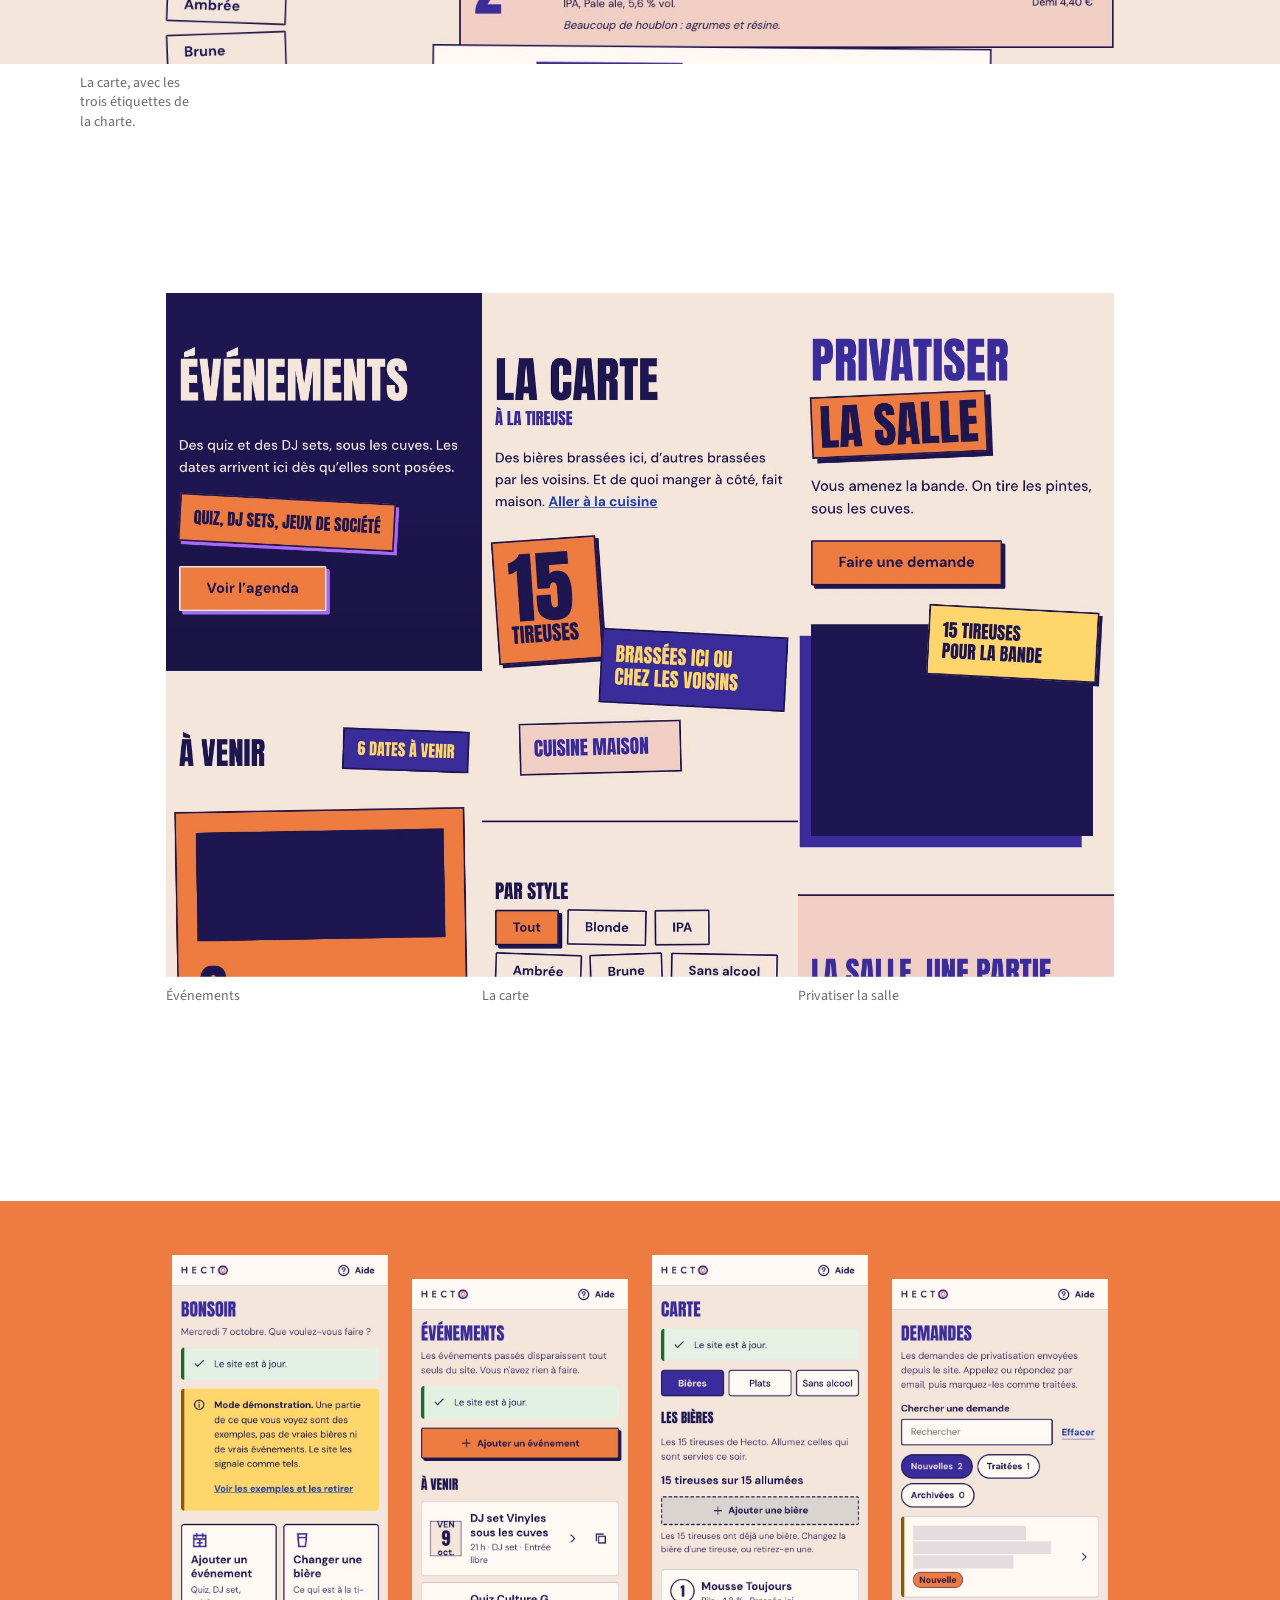
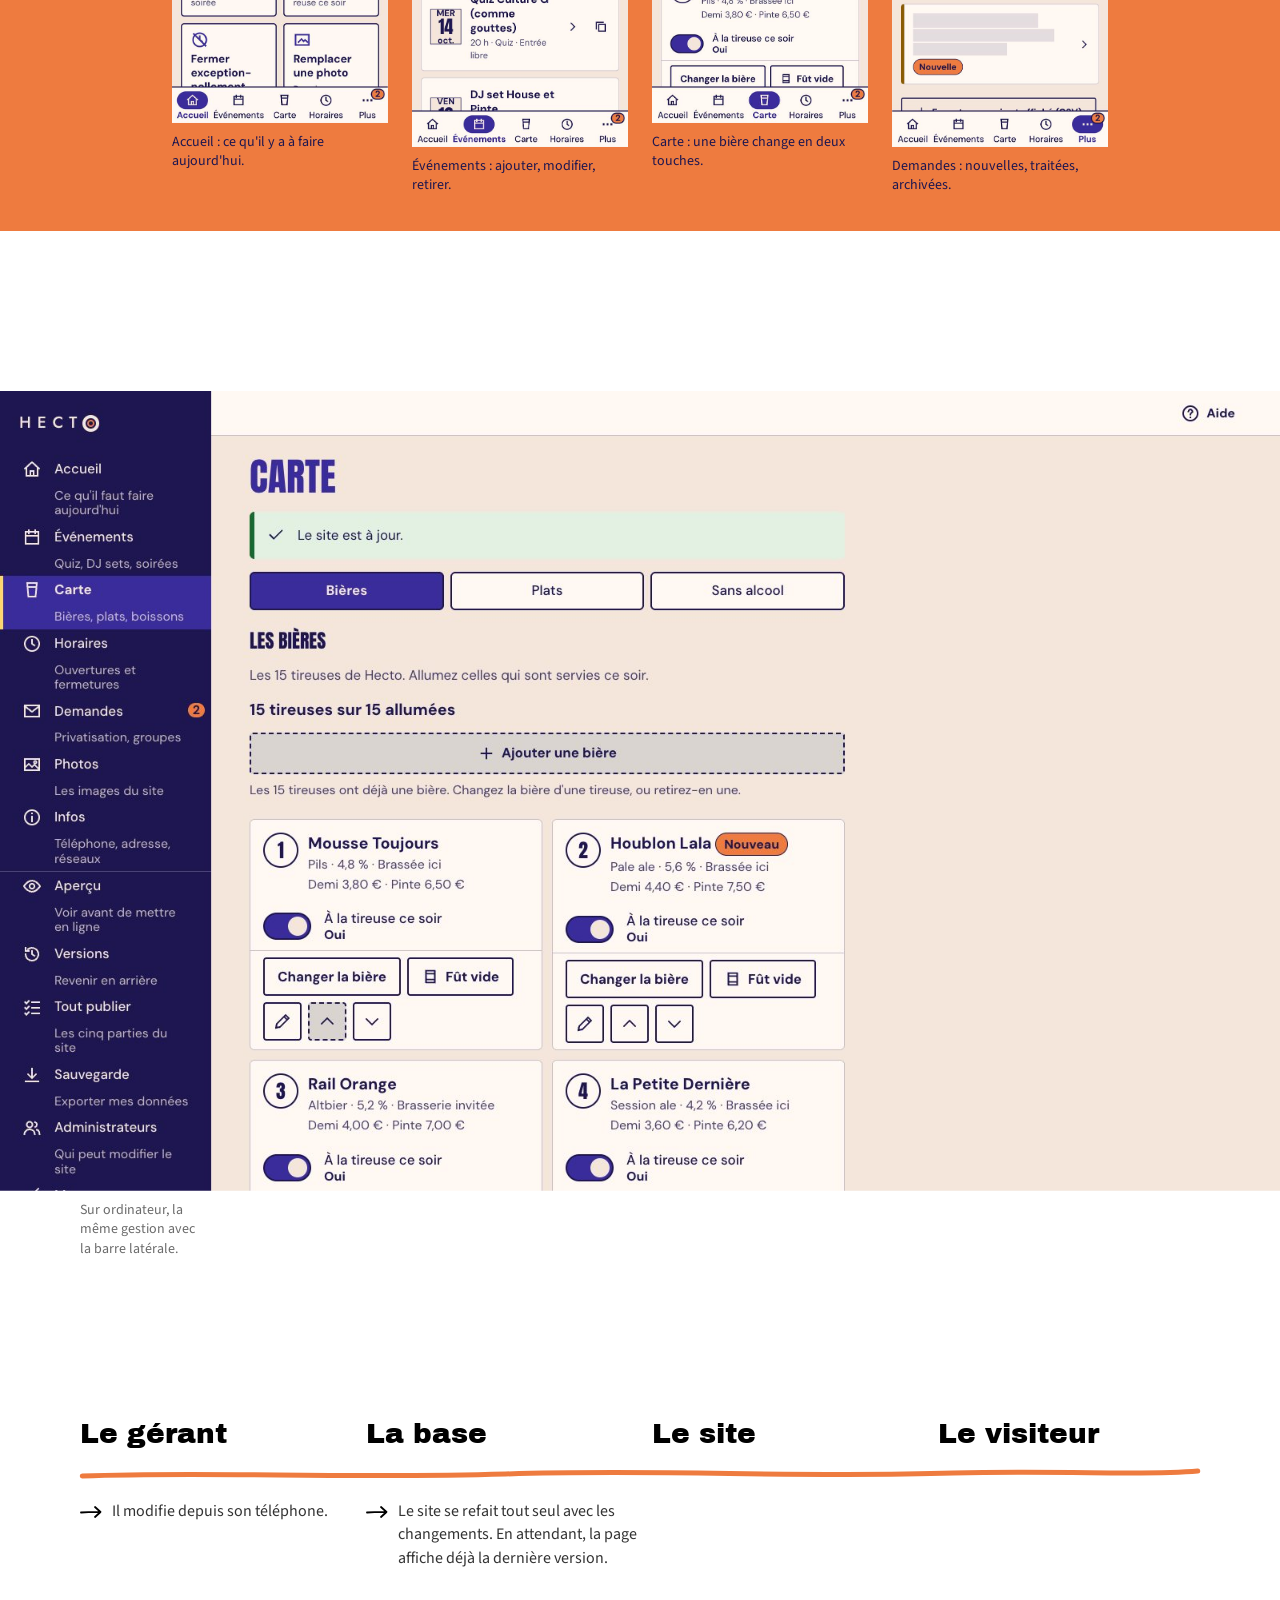
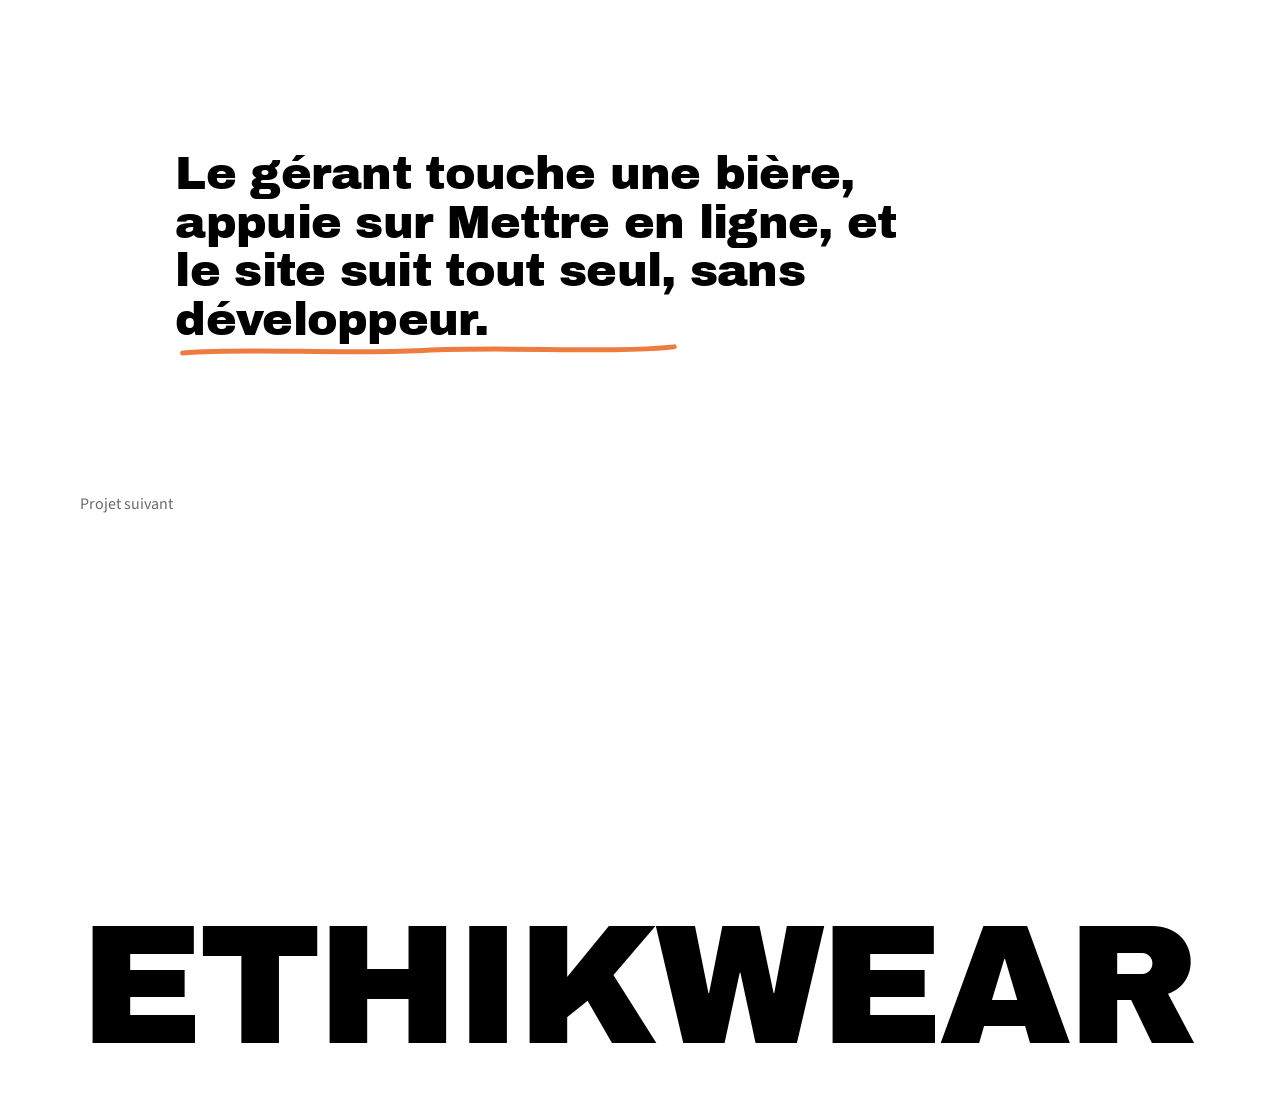
<file: Projets/hecto/index.html>
<!DOCTYPE html>
<html lang="fr">
<head>
  <meta charset="UTF-8">
  <!-- Ancienne adresse GitHub Pages : on renvoie vers le domaine, même page -->
  <script>if(location.hostname==="clement-gosselin47.github.io")location.replace("https://clement-gosselin.com"+location.pathname+location.search+location.hash)</script>
  <meta name="viewport" content="width=device-width, initial-scale=1.0">
  <title>Hecto, site de brasserie et admin, Clément Gosselin</title>
  <!-- Référencement et partage (LinkedIn) : URL absolues, image commune du portfolio -->
  <meta name="description" content="Hecto, brasserie fictive : un site vitrine en français et en anglais, et un espace de gestion pour tout mettre à jour depuis son téléphone. Projet d'entraînement.">
  <link rel="canonical" href="https://clement-gosselin.com/Projets/hecto/">
  <meta property="og:type" content="website">
  <meta property="og:site_name" content="Clément Gosselin">
  <meta name="application-name" content="Clément Gosselin">
  <meta property="og:locale" content="fr_FR">
  <meta property="og:title" content="Hecto, site de brasserie et admin, Clément Gosselin">
  <meta property="og:description" content="Hecto, brasserie fictive : un site vitrine en français et en anglais, et un espace de gestion pour tout mettre à jour depuis son téléphone. Projet d'entraînement.">
  <meta property="og:url" content="https://clement-gosselin.com/Projets/hecto/">
  <meta property="og:image" content="https://clement-gosselin.com/Projets/hecto/web/og-hecto.jpg?v=3">
  <meta property="og:image:width" content="1200">
  <meta property="og:image:height" content="630">
  <meta property="og:image:alt" content="Le logo de Hecto, brasserie fictive : le mot HECT en jaune lumineux suivi d'un O à deux anneaux, sur fond nuit.">
  <meta name="twitter:card" content="summary_large_image">
  <meta name="twitter:image" content="https://clement-gosselin.com/Projets/hecto/web/og-hecto.jpg?v=3">
  <!-- Favicons : PNG en premier (Google n'accepte pas le SVG, veut 48 px ou plus). URL stables, ne pas les renommer -->
  <link rel="icon" href="/favicon-192.png" type="image/png" sizes="192x192">
  <link rel="icon" href="/favicon-96.png" type="image/png" sizes="96x96">
  <link rel="icon" href="/favicon.svg" type="image/svg+xml">
  <link rel="icon" href="/favicon.ico" sizes="16x16 32x32">
  <link rel="apple-touch-icon" href="/apple-touch-icon.png">
  <script src="../../passage.js?v=20261102a"></script>
  <link rel="preconnect" href="https://fonts.googleapis.com">
  <link rel="preconnect" href="https://fonts.gstatic.com" crossorigin>
  <link href="https://fonts.googleapis.com/css2?family=Archivo+Black&family=Source+Sans+3:wght@300;400;600&display=swap" rel="stylesheet">
  <link rel="stylesheet" href="../../shared.css?v=20261102a">
  <link rel="stylesheet" href="../project-style.css?v=20261102a">
</head>
<!-- MODE D'EMPLOI
     Textes : tout est dans <main>, dans l'ordre de la page (titre, mention de cadre, colophon, récit, vitrine, admin, schéma, phrase de fin).
     Images : dans le dossier web/ de ce projet. Aucune capture ne montre de nom, d'adresse, de téléphone ni de lien : les données de l'admin sont masquées par des aplats.
     Couleur du projet : --c dans le style du body (--c-ink = encre lisible sur la couleur).
     Aucun lien externe : le site Hecto n'a jamais été en ligne (la mention de cadre le dit, une seule fois). -->
<body class="projet p9" style="--c: #EE7B3F; --c-ink: #1D1650">
  <div class="cursor" id="cursor"></div>

  <div class="back-nav">
    <a href="/" aria-label="Retour aux projets" data-cur="Retour">
      <svg class="arrow-icon" viewBox="0 0 24 24" width="24" height="24" fill="none" stroke="currentColor" stroke-width="2.75" stroke-linecap="round" stroke-linejoin="round" aria-hidden="true" focusable="false"><path d="M20 12H4M11 5l-7 7 7 7"/></svg>
      <svg class="icone-liste" viewBox="0 0 24 24" width="24" height="24" fill="none" stroke="currentColor" stroke-width="2.75" stroke-linecap="round" stroke-linejoin="round" aria-hidden="true" focusable="false"><path d="M3 6h17M3 12h11M3 18h15"/></svg>
      <svg class="icone-grille" viewBox="0 0 24 24" width="24" height="24" fill="none" stroke="currentColor" stroke-width="2.75" stroke-linecap="round" stroke-linejoin="round" aria-hidden="true" focusable="false"><rect x="3" y="3" width="7" height="7"/><rect x="14" y="3" width="7" height="7"/><rect x="3" y="14" width="7" height="7"/><rect x="14" y="14" width="7" height="7"/></svg>
    </a>
  </div>

  <header>
    <nav>
      <a href="/" class="active" data-dest="works">Works</a>
      <a href="/About/" data-dest="about">About</a>
      <a href="mailto:clement.gosselin27@gmail.com" data-dest="contact" aria-haspopup="dialog">Contact</a>
    </nav>
  </header>

  <main>
    <!-- Ouverture : l'aplat orange, le titre au cadrage, la mention de cadre, puis la capture de la vitrine bord à bord.
         C'est le même fichier que la case de Works (data-ov) : depuis la grille le calque se recadre dessus et le niveau
         ne rejoue pas. À l'arrivée directe, la capture se révèle par le bas (project-style.css, .p9). -->
    <section class="ouv-hecto">
      <div class="ouv-hecto-haut" data-couleur>
        <h1 class="titre fit"><span class="l"><span class="t">Hecto</span></span></h1>
        <!-- Mention de cadre : exigée, visible dès le premier écran, dite une seule fois sur la page -->
        <p class="cadre">Projet d'entraînement, client fictif, jamais mis en ligne.</p>
        <div class="ouv-hecto-img">
          <picture>
            <source media="(max-aspect-ratio: 3/5)" srcset="web/hecto-vitrine-portrait.jpg" width="740" height="1600">
            <img src="web/hecto-vitrine-plein.jpg" alt="Le logo de Hecto : le mot HECT en jaune lumineux suivi d'un O formé de deux anneaux, violet et orange, sur fond nuit." width="1600" height="1000" fetchpriority="high" data-ov>
          </picture>
        </div>
      </div>
      <div class="ouv-hecto-texte g12">
        <div data-rv="txt">
          <!-- Colophon : une phrase, le type, l'année, ton rôle, les outils -->
          <p class="colophon">Site vitrine et espace de gestion pour une brasserie, 2026. J'ai cadré, dirigé, testé et fait construire le projet par une équipe d'agents Claude Code pilotés dans cmux, un agent par rôle, de la stratégie à la livraison. HTML, CSS et JavaScript sans framework, Supabase, Cloudflare Pages. Projet réalisé par <a href="/About/">Clément Gosselin</a>, Product Builder no-code et IA à Ynov Bordeaux.</p>
        </div>
      </div>
    </section>

    <!-- Récit : deux paragraphes courts, attaque en Archivo Black -->
    <section class="recit g12">
      <h2 class="lecteur">Le projet</h2>
      <div class="recit-col">
        <p data-rv="txt"><strong class="lead">Le site.</strong> Une brasserie et bar à bières, avec sa vitrine en français et en anglais&nbsp;: accueil, carte des bières à la tireuse, événements, privatisation de la salle, la brasserie, infos pratiques. Elle charge vite et se lit même sans JavaScript. J'ai défini l'arborescence, la charte et les maquettes avant de faire construire les pages.</p>
        <p data-rv="txt"><strong class="lead">La gestion.</strong> Un espace pensé pour un gérant qui n'a pas le temps, d'abord sur téléphone&nbsp;: il change une bière quand un fût est vide, ajoute un événement, règle ses horaires, remplace une photo et répond aux demandes de privatisation. Il vérifie l'aperçu, puis appuie sur Mettre en ligne. La base garde le contenu et l'historique des versions, avec un retour en arrière possible. Les mêmes règles de validation s'appliquent côté site, côté gestion et côté base&nbsp;: une erreur de saisie ne casse jamais une page. Chaque rôle, du design à la recette, avait son agent, et c'est moi qui testais le résultat.</p>
      </div>
    </section>

    <!-- Vitrine sur ordinateur : la page Carte, une image 16/10 bord à bord -->
    <section class="bureau">
      <figure>
        <img src="web/hecto-vitrine-carte.jpg" alt="La page Carte du site de Hecto sur ordinateur : le titre La carte à la tireuse, trois étiquettes inclinées, dont 15 tireuses, et le début de la liste des bières avec leurs prix." width="1600" height="1000" loading="lazy">
        <figcaption class="legende">La carte, avec les trois étiquettes de la charte.</figcaption>
      </figure>
    </section>

    <!-- Vitrine sur mobile : trois écrans collés, à la même hauteur, d'un bord à l'autre (--r = largeur / hauteur) -->
    <section class="vues vues-vitrine" data-profondeur data-rail aria-label="Trois écrans de la vitrine sur téléphone">
      <figure style="--r: 0.462"><img src="web/hecto-mobile-evenements.jpg" alt="La page Événements du site de Hecto sur téléphone : le titre Événements sur fond nuit, la tuile orange Quiz, DJ sets, jeux de société, le bouton Voir l'agenda, puis le début de l'agenda À venir." width="585" height="1266" loading="lazy"><figcaption class="legende">Événements</figcaption></figure>
      <figure style="--r: 0.462"><img src="web/hecto-mobile-carte.jpg" alt="La page Carte du site de Hecto sur téléphone : le titre La carte à la tireuse et la liste des bières avec leurs prix." width="585" height="1266" loading="lazy"><figcaption class="legende">La carte</figcaption></figure>
      <figure style="--r: 0.462"><img src="web/hecto-mobile-privatiser.jpg" alt="La page Privatiser du site de Hecto sur téléphone : le titre La salle sur une étiquette orange, le bouton Faire une demande, et l'étiquette jaune 15 tireuses pour la bande posée sur un aplat indigo." width="585" height="1266" loading="lazy"><figcaption class="legende">Privatiser la salle</figcaption></figure>
    </section>

    <!-- Admin sur téléphone : quatre écrans sur une bande orange bord à bord, légèrement décalés.
         L'admin est conçu mobile d'abord, d'où le téléphone avant le bureau. Demandes : noms et dates masqués à l'aplat. -->
    <section class="vues admin-tel" data-profondeur data-rail data-couleur aria-label="Quatre écrans de l'espace de gestion sur téléphone">
      <figure style="--r: 0.462"><img src="web/hecto-admin-tel-accueil.jpg" alt="L'accueil de l'espace de gestion de Hecto sur téléphone : quatre grosses actions (ajouter un événement, changer une bière, fermer exceptionnellement, remplacer une photo), la rubrique En ce moment sur le site et la liste À faire." width="585" height="1266" loading="lazy"><figcaption class="legende">Accueil&nbsp;: ce qu'il y a à faire aujourd'hui.</figcaption></figure>
      <figure style="--r: 0.462"><img src="web/hecto-admin-tel-evenements.jpg" alt="L'écran Événements de l'espace de gestion de Hecto sur téléphone : la liste des soirées à venir avec leur date et un bouton pour en ajouter une." width="585" height="1266" loading="lazy"><figcaption class="legende">Événements&nbsp;: ajouter, modifier, retirer.</figcaption></figure>
      <figure style="--r: 0.462"><img src="web/hecto-admin-tel-carte.jpg" alt="L'écran Carte de l'espace de gestion de Hecto sur téléphone : la liste des bières avec leur prix et un interrupteur pour les retirer quand le fût est vide." width="585" height="1266" loading="lazy"><figcaption class="legende">Carte&nbsp;: une bière change en deux touches.</figcaption></figure>
      <figure style="--r: 0.462"><img src="web/hecto-admin-tel-demandes.jpg" alt="L'écran Demandes de l'espace de gestion de Hecto sur téléphone : un champ de recherche, trois filtres Nouvelles, Traitées et Archivées, et deux demandes dont les noms et les dates sont masqués par des aplats." width="585" height="1266" loading="lazy"><figcaption class="legende">Demandes&nbsp;: nouvelles, traitées, archivées.</figcaption></figure>
    </section>

    <!-- Admin sur ordinateur : la même gestion avec la barre latérale -->
    <section class="bureau">
      <figure>
        <img src="web/hecto-admin-bureau.jpg" alt="L'espace de gestion de Hecto sur ordinateur : une barre latérale indigo avec les rubriques à gauche et, à droite, un écran de gestion avec la liste de la carte." width="1600" height="1000" loading="lazy">
        <figcaption class="legende">Sur ordinateur, la même gestion avec la barre latérale.</figcaption>
      </figure>
    </section>

    <!-- Schéma du fonctionnement : un trait de marqueur, quatre mots posés dessus. Il se dessine une fois, au passage à l'écran.
         Deux tracés (horizontal, vertical sur mobile), décoratifs : seul l'aria-label compte pour les lecteurs d'écran. -->
    <section class="schema" data-rv="schema" role="img" aria-label="Schéma : une ligne tracée au marqueur relie quatre mots, de gauche à droite. Le gérant, La base, Le site, Le visiteur. Le gérant modifie depuis son téléphone. Le site se refait tout seul avec les changements, et la page affiche déjà la dernière version en attendant.">
      <span class="mot" style="--i: 0">Le gérant</span>
      <span class="mot" style="--i: 1">La base</span>
      <span class="mot" style="--i: 2">Le site</span>
      <span class="mot" style="--i: 3">Le visiteur</span>
      <svg class="trait trait-h" viewBox="0 0 1000 22" preserveAspectRatio="none" aria-hidden="true"><path vector-effect="non-scaling-stroke" d="M2 14C120 9 230 17 380 12C520 7 640 16 780 11C880 8 950 14 998 9"/></svg>
      <svg class="trait trait-v" viewBox="0 0 22 1000" preserveAspectRatio="none" aria-hidden="true"><path vector-effect="non-scaling-stroke" d="M9 2C14 120 6 230 11 380C16 520 7 640 12 780C15 880 9 950 13 998"/></svg>
      <div class="phrase phrase-1" style="--i: 1"><svg viewBox="0 0 22 14" aria-hidden="true"><path d="M1 7.5C7 6.5 13 7.5 20 7M15 2L20.5 7L15 12"/></svg><span>Il modifie depuis son téléphone.</span></div>
      <div class="phrase phrase-2" style="--i: 2"><svg viewBox="0 0 22 14" aria-hidden="true"><path d="M1 7.5C7 6.5 13 7.5 20 7M15 2L20.5 7L15 12"/></svg><span>Le site se refait tout seul avec les changements. En attendant, la page affiche déjà la dernière version.</span></div>
    </section>

    <!-- Ce que j'en retiens : une seule phrase, un fait sur le produit -->
    <section class="retiens g12">
      <p data-rv="txt">Le gérant touche une bière, appuie sur Mettre en ligne, et le site suit tout seul, sans développeur.<svg class="marque-fin" viewBox="0 0 100 10" preserveAspectRatio="none" aria-hidden="true"><path vector-effect="non-scaling-stroke" d="M1.5 7.2C16 3.2 31 8.6 49 5.4C67 2.2 85 7.8 98.5 2.8"/></svg></p>
    </section>
  </main>

  <footer class="fin">
    <!-- Projet suivant : tout le bloc est le lien. --next = couleur du projet suivant, --next-ink = encre lisible dessus -->
    <!-- Circuit : Ethikwear, Redstone, Unik, Dugos, Queen, Passage Secret, Relay, Hecto, puis retour à Ethikwear. -->
    <a class="suivant" href="../Ethikwear/index.html" style="--next: #4CAF1E; --next-ink: #000" data-cur="Suivant">
      <span class="suivant-label">Projet suivant</span>
      <span class="titre fit"><span class="t">Ethikwear</span></span>
    </a>
  </footer>

  <script src="../../shared.js?v=20261102a"></script>
  <script src="../project.js?v=20261027a"></script>
</body>
</html>
</file>
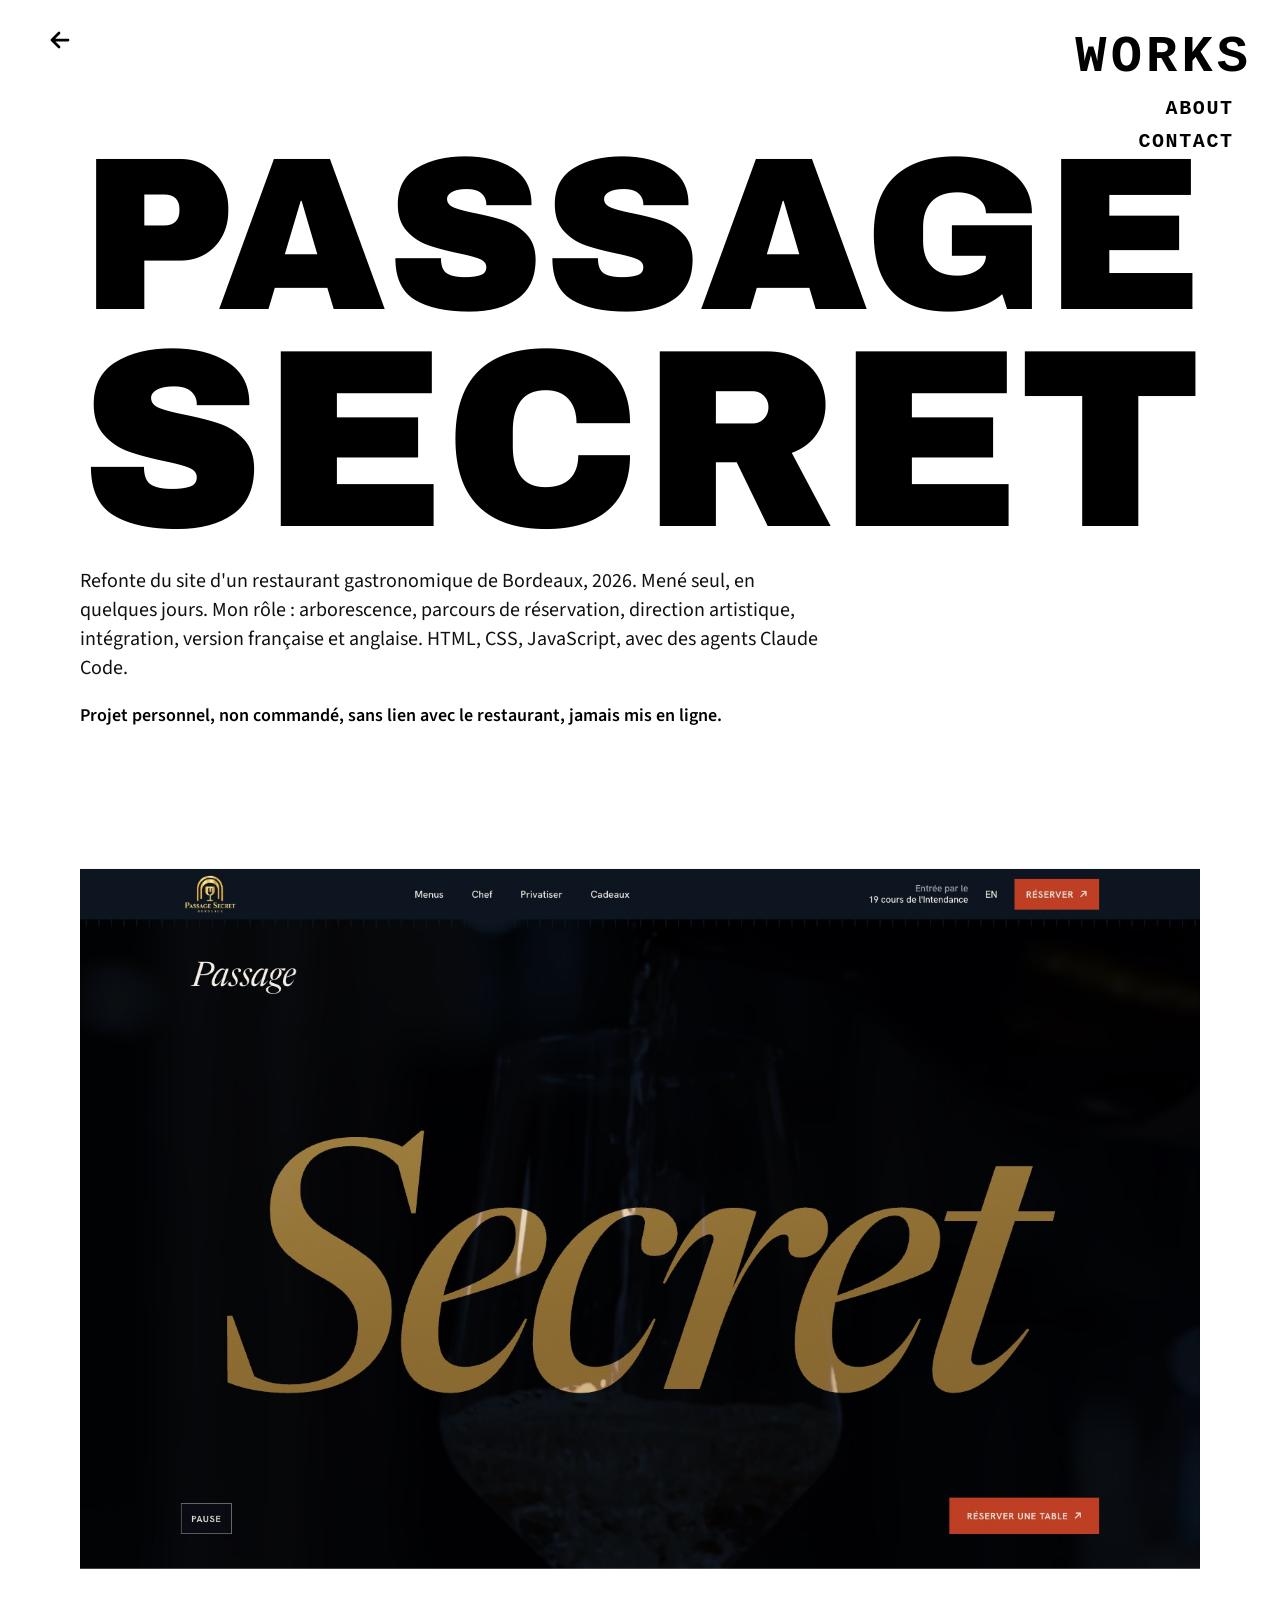
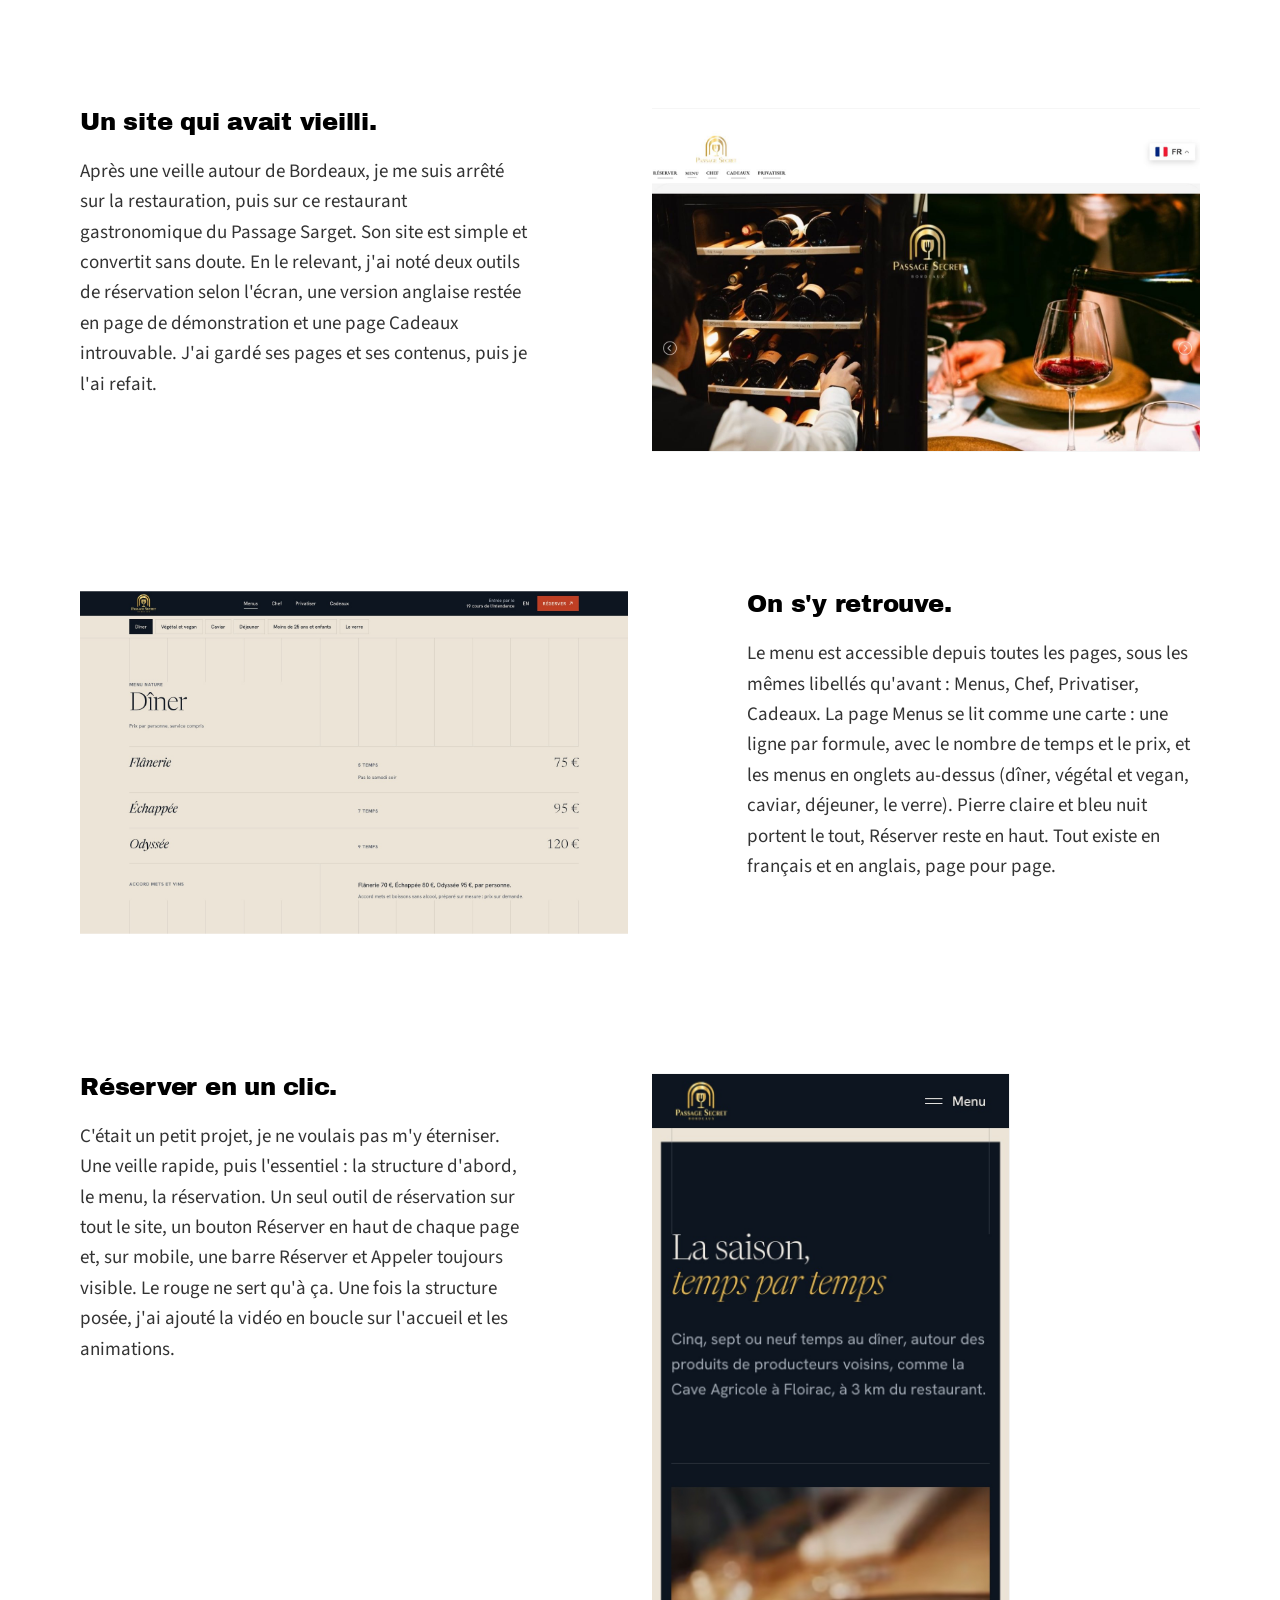
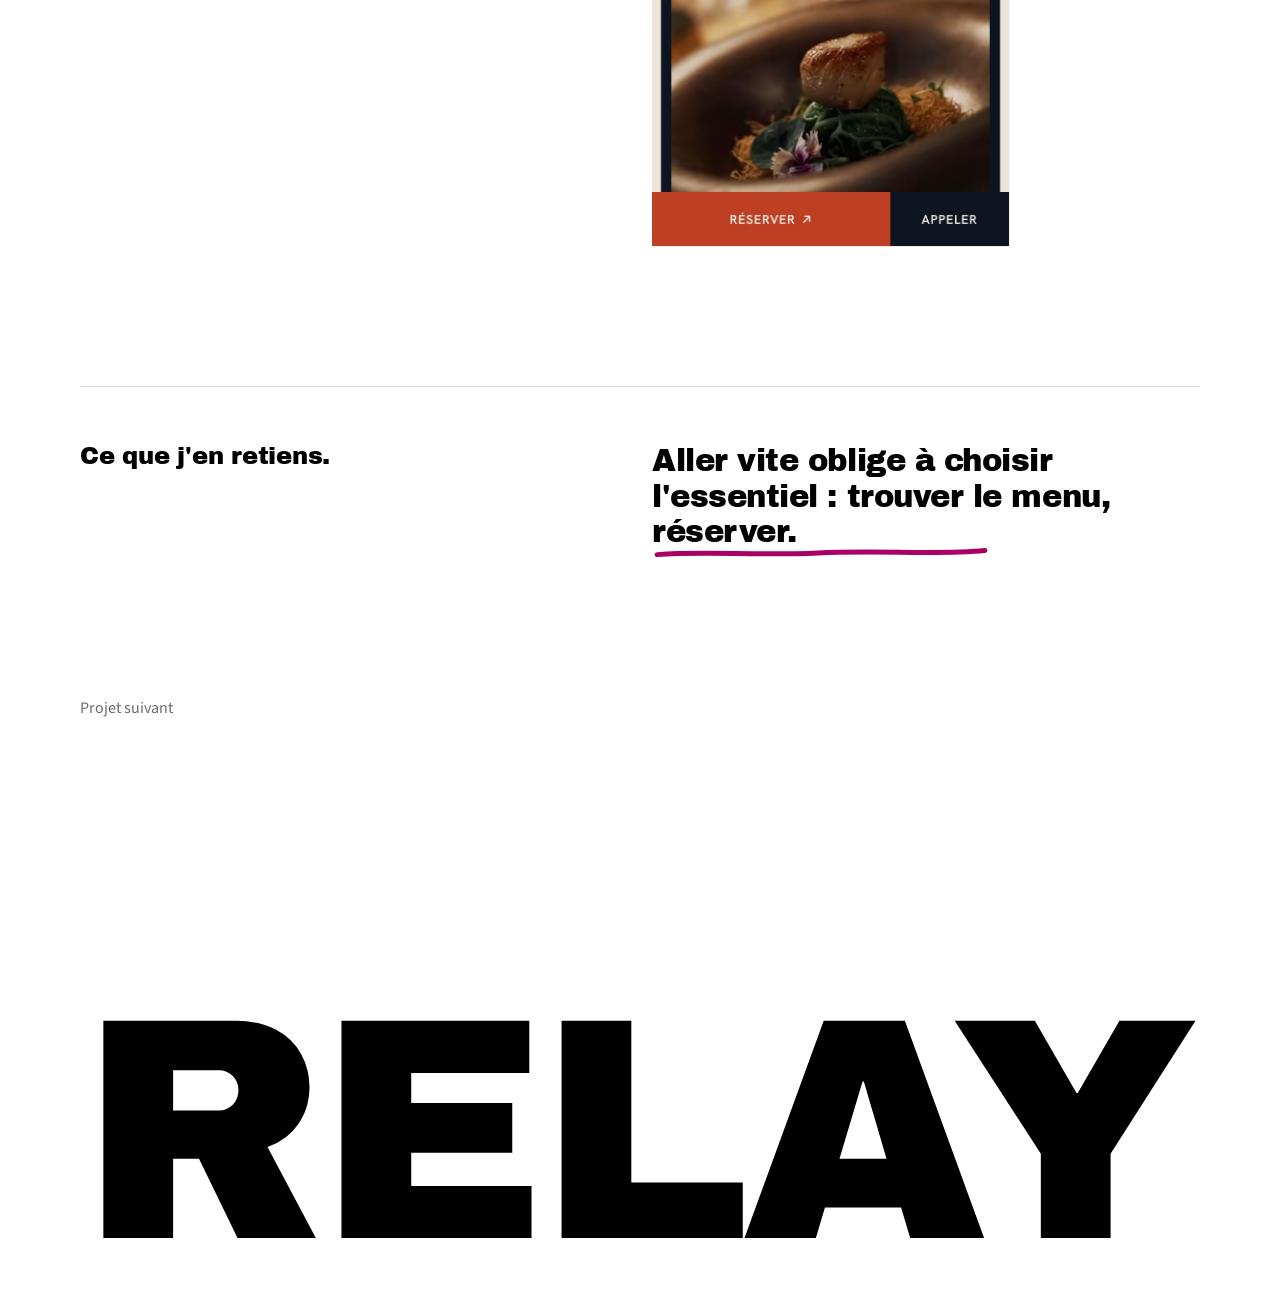
<file: Projets/passage-secret/index.html>
<!DOCTYPE html>
<html lang="fr">
<head>
  <meta charset="UTF-8">
  <!-- Ancienne adresse GitHub Pages : on renvoie vers le domaine, même page -->
  <script>if(location.hostname==="clement-gosselin47.github.io")location.replace("https://clement-gosselin.com"+location.pathname+location.search+location.hash)</script>
  <meta name="viewport" content="width=device-width, initial-scale=1.0">
  <title>Passage Secret, refonte de site restaurant, Clément Gosselin</title>
  <!-- Référencement et partage (LinkedIn) : URL absolues, image commune du portfolio (jamais un visuel du restaurant) -->
  <meta name="description" content="Passage Secret, refonte du site d'un restaurant gastronomique bordelais : menu accessible, réservation à un clic, version française et anglaise. Projet personnel, non commandé.">
  <link rel="canonical" href="https://clement-gosselin.com/Projets/passage-secret/">
  <meta property="og:type" content="website">
  <meta property="og:site_name" content="Clément Gosselin">
  <meta name="application-name" content="Clément Gosselin">
  <meta property="og:locale" content="fr_FR">
  <meta property="og:title" content="Passage Secret, refonte de site restaurant, Clément Gosselin">
  <meta property="og:description" content="Passage Secret, refonte du site d'un restaurant gastronomique bordelais : menu accessible, réservation à un clic, version française et anglaise. Projet personnel, non commandé.">
  <meta property="og:url" content="https://clement-gosselin.com/Projets/passage-secret/">
  <meta property="og:image" content="https://clement-gosselin.com/Projets/passage-secret/web/og-passage-secret.jpg?v=2">
  <meta property="og:image:width" content="1200">
  <meta property="og:image:height" content="630">
  <meta property="og:image:alt" content="La maquette du site de Passage Secret, restaurant bordelais, par Clément Gosselin.">
  <meta name="twitter:card" content="summary_large_image">
  <meta name="twitter:image" content="https://clement-gosselin.com/Projets/passage-secret/web/og-passage-secret.jpg?v=2">
  <!-- Favicons : PNG en premier (Google n'accepte pas le SVG, veut 48 px ou plus). URL stables, ne pas les renommer -->
  <link rel="icon" href="/favicon-192.png" type="image/png" sizes="192x192">
  <link rel="icon" href="/favicon-96.png" type="image/png" sizes="96x96">
  <link rel="icon" href="/favicon.svg" type="image/svg+xml">
  <link rel="icon" href="/favicon.ico" sizes="16x16 32x32">
  <link rel="apple-touch-icon" href="/apple-touch-icon.png">
  <script src="../../passage.js?v=20261102a"></script>
  <link rel="preconnect" href="https://fonts.googleapis.com">
  <link rel="preconnect" href="https://fonts.gstatic.com" crossorigin>
  <link href="https://fonts.googleapis.com/css2?family=Archivo+Black&family=Source+Sans+3:wght@300;400;600&display=swap" rel="stylesheet">
  <link rel="stylesheet" href="../../shared.css?v=20261102a">
  <link rel="stylesheet" href="../project-style.css?v=20261102a">
</head>
<!-- MODE D'EMPLOI
     Textes : tout est dans <main>, dans l'ordre de la page (titre, colophon et mention, trois sections, phrase de fin).
     Images : dans le dossier web/ de ce projet, les vraies captures de la refonte (préfixe passage-secret-refonte-). Une phrase simple dans alt.
     Pas de légende : le paragraphe d'à côté raconte l'image.
     Couleur du projet : --c dans le style de <body> (--c-ink = encre lisible sur la couleur).
     Cadre : la mention « Projet personnel… » reste dans le HTML, sous le colophon (jamais seulement dans une image).
     Aucun lien vers le restaurant ni vers une version en ligne : ne pas en ajouter.
     Mise en scène de cette page (récit en regard, gabarit de la série de reprises, charte §16) : un haut de page titre et intro,
     un grand visuel (l'accueil refait), puis trois sections texte et image côte à côte (l'ancien accueil, la saison, le mobile),
     et ce que j'en retiens.
     En réserve dans web/, non utilisés : passage-secret-refonte-hero-boucle.mp4 et son poster (rush du restaurant, pas le travail de Clément). -->
<body class="projet p7" style="--c: #AA0064; --c-ink: #fff">
  <div class="cursor" id="cursor"></div>

  <div class="back-nav">
    <a href="/" aria-label="Retour aux projets" data-cur="Retour">
      <svg class="arrow-icon" viewBox="0 0 24 24" width="24" height="24" fill="none" stroke="currentColor" stroke-width="2.75" stroke-linecap="round" stroke-linejoin="round" aria-hidden="true" focusable="false"><path d="M20 12H4M11 5l-7 7 7 7"/></svg>
      <svg class="icone-liste" viewBox="0 0 24 24" width="24" height="24" fill="none" stroke="currentColor" stroke-width="2.75" stroke-linecap="round" stroke-linejoin="round" aria-hidden="true" focusable="false"><path d="M3 6h17M3 12h11M3 18h15"/></svg>
      <svg class="icone-grille" viewBox="0 0 24 24" width="24" height="24" fill="none" stroke="currentColor" stroke-width="2.75" stroke-linecap="round" stroke-linejoin="round" aria-hidden="true" focusable="false"><rect x="3" y="3" width="7" height="7"/><rect x="14" y="3" width="7" height="7"/><rect x="3" y="14" width="7" height="7"/><rect x="14" y="14" width="7" height="7"/></svg>
    </a>
  </div>

  <header>
    <nav>
      <a href="/" class="active" data-dest="works">Works</a>
      <a href="/About/" data-dest="about">About</a>
      <a href="mailto:clement.gosselin27@gmail.com" data-dest="contact" aria-haspopup="dialog">Contact</a>
    </nav>
  </header>

  <main>
    <!-- Titre au cadrage sur deux lignes, à 150 px du haut (socle) -->
    <h1 class="titre ouv-titre">
      <span class="l fit"><span class="t">Passage</span></span>
      <span class="l fit"><span class="t">Secret</span></span>
    </h1>

    <section class="ouv-texte g12">
      <div data-rv="txt">
        <!-- Colophon : une phrase, le type, l'année, le rôle, les outils. Sans signature -->
        <p class="colophon">Refonte du site d'un restaurant gastronomique de Bordeaux, 2026. Mené seul, en quelques jours. Mon rôle&nbsp;: arborescence, parcours de réservation, direction artistique, intégration, version française et anglaise. HTML, CSS, JavaScript, avec des agents Claude Code.</p>
        <!-- Mention de cadre, exigée : visible dès le premier écran, jamais en petit, jamais animée à part -->
        <p class="mention">Projet personnel, non commandé, sans lien avec le restaurant, jamais mis en ligne.</p>
      </div>
    </section>

    <!-- Le grand visuel, dans les marges : l'accueil refait (capture). Se révèle comme une image (data-rv="img").
         Rien de cliquable : les boutons de la capture sont des pixels. -->
    <div class="vitrine-cadre g12">
      <figure class="vitrine" data-rv="img">
        <img class="ecran" src="web/passage-secret-refonte-accueil-hero.jpg" alt="Accueil refait de Passage Secret : le menu en haut, « Passage » en italique blanc et « Secret » en grandes lettres or sur un verre dans la pénombre, deux boutons rouges Réserver." width="1600" height="1000" fetchpriority="high" decoding="async">
      </figure>
    </div>

    <h2 class="lecteur">Le projet</h2>

    <!-- Section 1 : texte à gauche, l'ancien accueil (l'avant) à droite. Dans le DOM, toujours le texte d'abord. -->
    <section class="regard g12">
      <div class="regard-texte" data-rv="txt">
        <h2 class="regard-titre">Un site qui avait vieilli.</h2>
        <p>Après une veille autour de Bordeaux, je me suis arrêté sur la restauration, puis sur ce restaurant gastronomique du Passage Sarget. Son site est simple et convertit sans doute. En le relevant, j'ai noté deux outils de réservation selon l'écran, une version anglaise restée en page de démonstration et une page Cadeaux introuvable. J'ai gardé ses pages et ses contenus, puis je l'ai refait.</p>
      </div>
      <figure class="regard-image" data-rv="img">
        <img class="ecran" src="web/passage-secret-avant-accueil.jpg?v=2" alt="Ancien site de Passage Secret : logo doré et menu sur fond blanc, puis deux photos en carrousel, une cave à vin et un verre de vin rouge que l'on sert." width="1600" height="1000" loading="lazy" decoding="async">
      </figure>
    </section>

    <!-- Section 2 : la page Menus à gauche, texte à droite (côté alterné) -->
    <section class="regard regard-inverse g12">
      <div class="regard-texte" data-rv="txt">
        <h2 class="regard-titre">On s'y retrouve.</h2>
        <p>Le menu est accessible depuis toutes les pages, sous les mêmes libellés qu'avant&nbsp;: Menus, Chef, Privatiser, Cadeaux. La page Menus se lit comme une carte&nbsp;: une ligne par formule, avec le nombre de temps et le prix, et les menus en onglets au-dessus (dîner, végétal et vegan, caviar, déjeuner, le verre). Pierre claire et bleu nuit portent le tout, Réserver reste en haut. Tout existe en français et en anglais, page pour page.</p>
      </div>
      <figure class="regard-image" data-rv="img">
        <img class="ecran" src="web/passage-secret-refonte-menu-liste.jpg" alt="Page Menus de Passage Secret refait : barre bleu nuit avec Menus, Chef, Privatiser, Cadeaux et le bouton rouge Réserver, onglets de menus, puis la liste du dîner sur fond pierre, Flânerie 75 €, Échappée 95 €, Odyssée 120 €." width="1600" height="1000" loading="lazy" decoding="async">
      </figure>
    </section>

    <!-- Section 3 : texte à gauche, la saison sur téléphone à droite (quatre colonnes) -->
    <section class="regard g12">
      <div class="regard-texte" data-rv="txt">
        <h2 class="regard-titre">Réserver en un clic.</h2>
        <p>C'était un petit projet, je ne voulais pas m'y éterniser. Une veille rapide, puis l'essentiel&nbsp;: la structure d'abord, le menu, la réservation. Un seul outil de réservation sur tout le site, un bouton Réserver en haut de chaque page et, sur mobile, une barre Réserver et Appeler toujours visible. Le rouge ne sert qu'à ça. Une fois la structure posée, j'ai ajouté la vidéo en boucle sur l'accueil et les animations.</p>
      </div>
      <figure class="regard-image regard-mobile regard-nuit" data-rv="img">
        <img class="ecran" src="web/passage-secret-refonte-accueil-mobile-saison-390.jpg" alt="La saison de Passage Secret sur téléphone : le titre « La saison, temps par temps », la photo de la noix de Saint-Jacques, et en bas la barre fixe avec Réserver en rouge et Appeler." width="740" height="1600" loading="lazy" decoding="async">
      </figure>
    </section>

    <!-- Ce que j'en retiens : sous le seul filet de la page, le titre à gauche, la phrase à droite au trait de marqueur -->
    <section class="retiens g12">
      <h2 class="retiens-titre" data-rv="txt">Ce que j'en retiens.</h2>
      <p data-rv="txt">Aller vite oblige à choisir l'essentiel&nbsp;: trouver le menu, réserver.<svg class="marque-fin" viewBox="0 0 100 10" preserveAspectRatio="none" aria-hidden="true"><path vector-effect="non-scaling-stroke" d="M1.5 7.2C16 3.2 31 8.6 49 5.4C67 2.2 85 7.8 98.5 2.8"/></svg></p>
    </section>
  </main>

  <footer class="fin">
    <!-- Projet suivant : tout le bloc est le lien. --next = couleur du projet suivant, --next-ink = encre lisible dessus -->
    <!-- Circuit : Ethikwear, Redstone, Unik, Dugos, Queen, Passage Secret, Relay, puis retour à Ethikwear. -->
    <a class="suivant" href="../relay/index.html" style="--next: #FFD400; --next-ink: #000" data-cur="Suivant">
      <span class="suivant-label">Projet suivant</span>
      <span class="titre fit"><span class="t">Relay</span></span>
    </a>
  </footer>

  <script src="../../shared.js?v=20261102a"></script>
  <script src="../project.js?v=20261027a"></script>
</body>
</html>
</file>
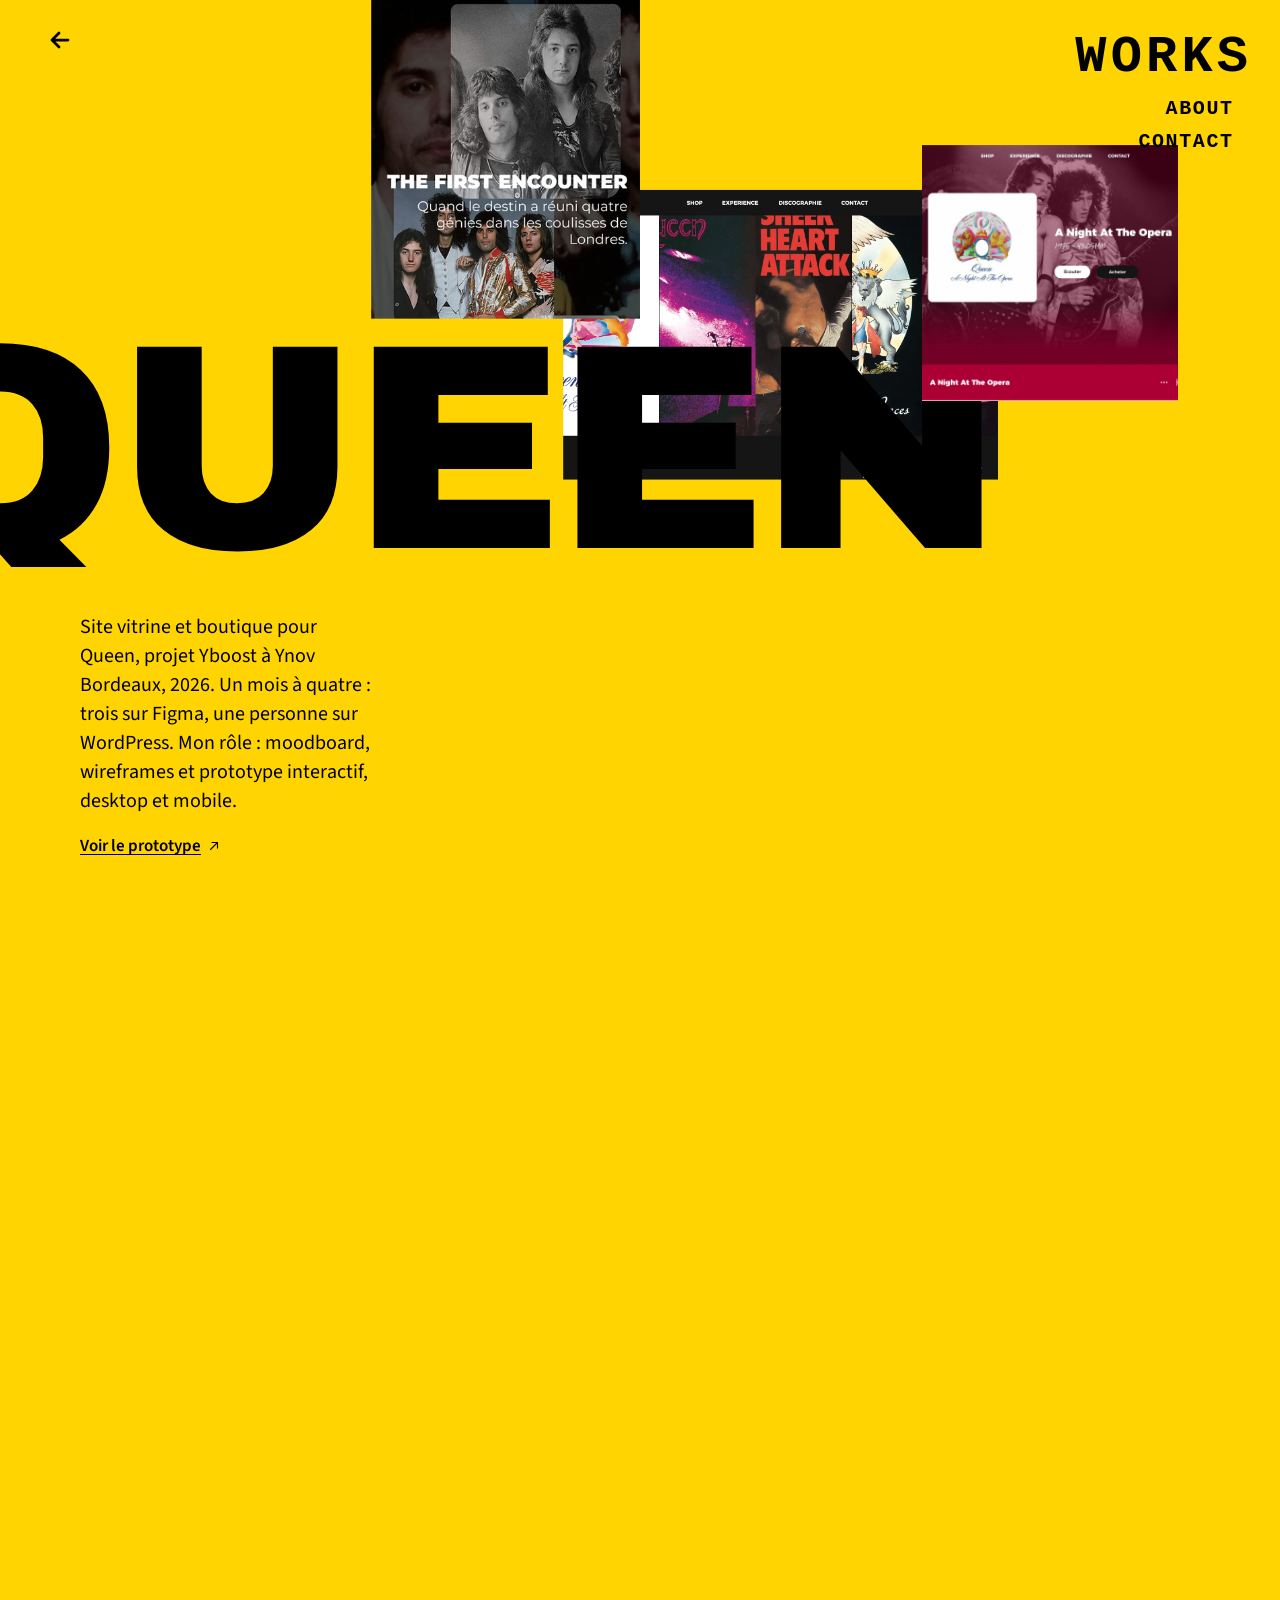
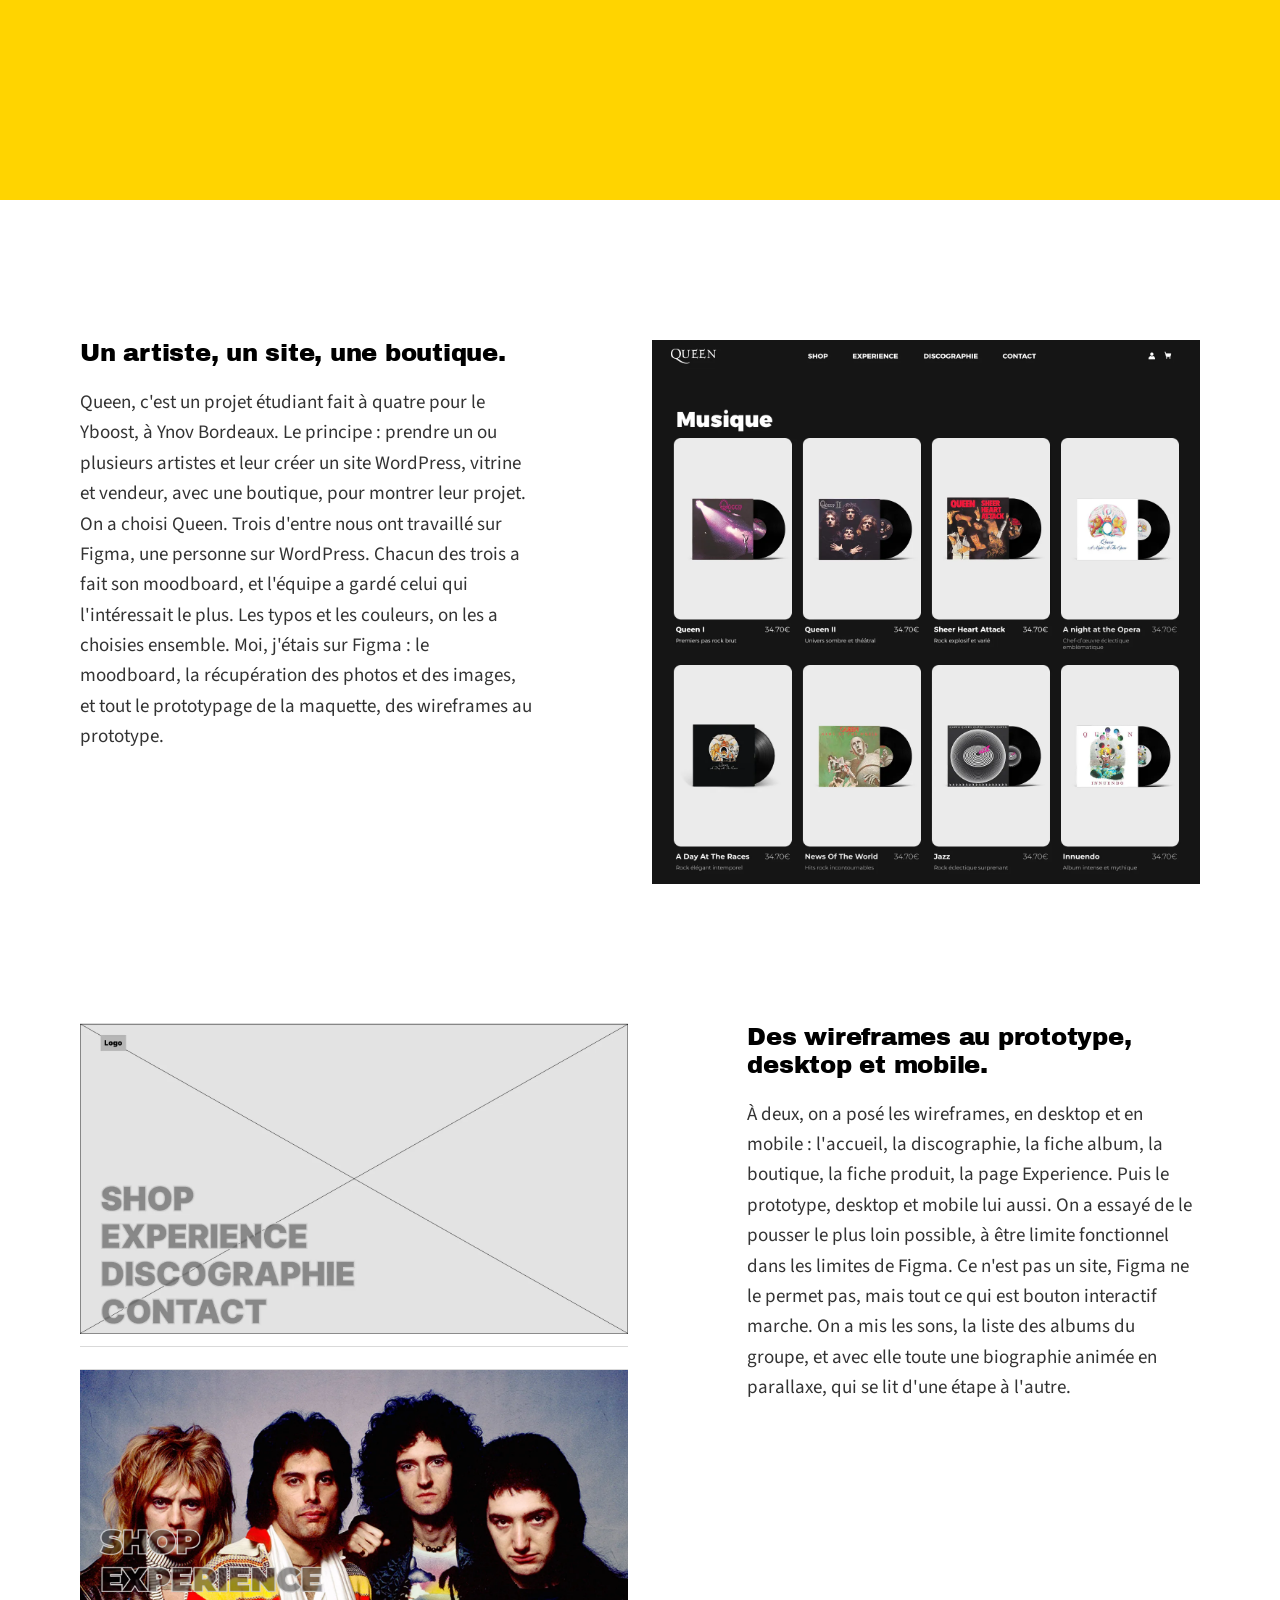
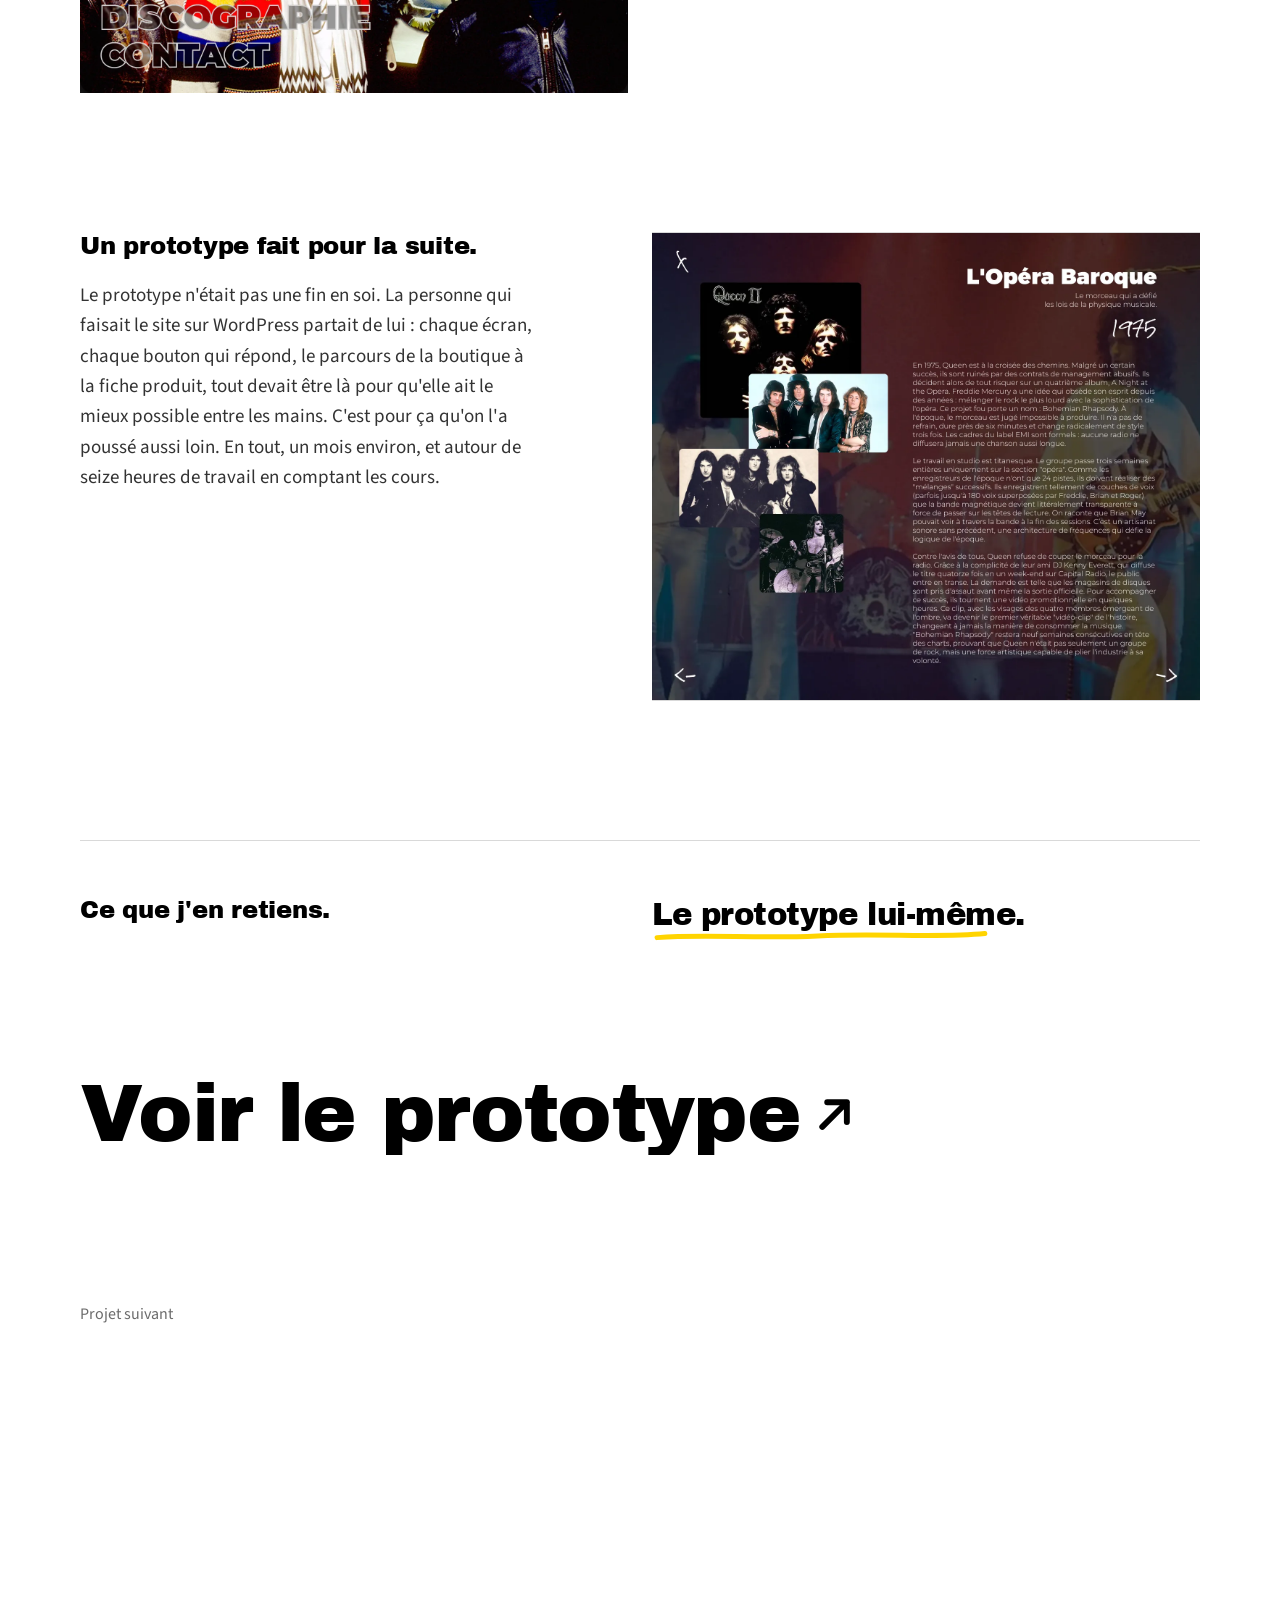
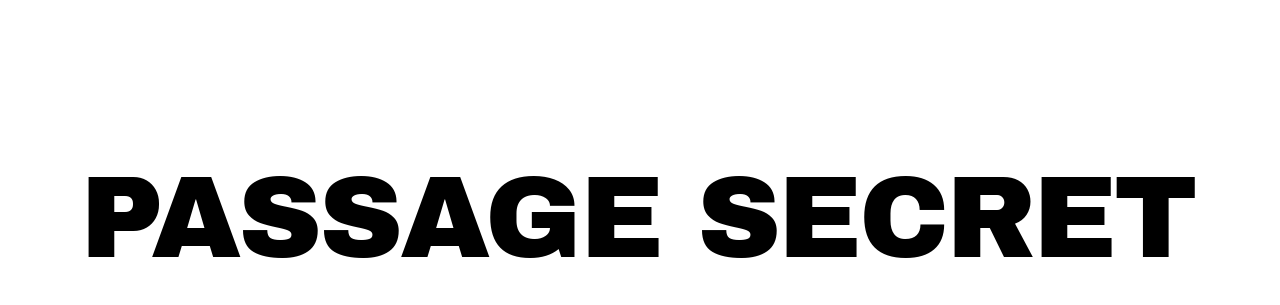
<file: Projets/Queen/index.html>
<!DOCTYPE html>
<html lang="fr">
<head>
  <meta charset="UTF-8">
  <!-- Ancienne adresse GitHub Pages : on renvoie vers le domaine, même page -->
  <script>if(location.hostname==="clement-gosselin47.github.io")location.replace("https://clement-gosselin.com"+location.pathname+location.search+location.hash)</script>
  <meta name="viewport" content="width=device-width, initial-scale=1.0">
  <title>Queen, site d'artiste avec boutique, Clément Gosselin</title>
  <!-- Référencement et partage (LinkedIn) : URL absolues, image commune -->
  <meta name="description" content="Queen, un site sur le groupe avec une boutique de vinyles. Projet Yboost mené à quatre à Ynov Bordeaux en 2026 : j'ai fait les wireframes et le prototype Figma.">
  <link rel="canonical" href="https://clement-gosselin.com/Projets/Queen/">
  <meta property="og:type" content="website">
  <meta property="og:site_name" content="Clément Gosselin">
  <meta name="application-name" content="Clément Gosselin">
  <meta property="og:locale" content="fr_FR">
  <meta property="og:title" content="Queen, site d'artiste avec boutique, Clément Gosselin">
  <meta property="og:description" content="Queen, un site sur le groupe avec une boutique de vinyles. Projet Yboost mené à quatre à Ynov Bordeaux en 2026 : j'ai fait les wireframes et le prototype Figma.">
  <meta property="og:url" content="https://clement-gosselin.com/Projets/Queen/">
  <meta property="og:image" content="https://clement-gosselin.com/Projets/Queen/web/og-queen.jpg?v=2">
  <meta property="og:image:width" content="1200">
  <meta property="og:image:height" content="630">
  <meta property="og:image:alt" content="La maquette du site Queen, avec sa boutique de vinyles, par Clément Gosselin.">
  <meta name="twitter:card" content="summary_large_image">
  <meta name="twitter:image" content="https://clement-gosselin.com/Projets/Queen/web/og-queen.jpg?v=2">
  <!-- Favicons : PNG en premier (Google n'accepte pas le SVG, veut 48 px ou plus). URL stables, ne pas les renommer -->
  <link rel="icon" href="/favicon-192.png" type="image/png" sizes="192x192">
  <link rel="icon" href="/favicon-96.png" type="image/png" sizes="96x96">
  <link rel="icon" href="/favicon.svg" type="image/svg+xml">
  <link rel="icon" href="/favicon.ico" sizes="16x16 32x32">
  <link rel="apple-touch-icon" href="/apple-touch-icon.png">
  <script src="../../passage.js?v=20261102a"></script>
  <link rel="preconnect" href="https://fonts.googleapis.com">
  <link rel="preconnect" href="https://fonts.gstatic.com" crossorigin>
  <link href="https://fonts.googleapis.com/css2?family=Archivo+Black&family=Source+Sans+3:wght@300;400;600&display=swap" rel="stylesheet">
  <link rel="stylesheet" href="../../shared.css?v=20261102a">
  <link rel="stylesheet" href="../project-style.css?v=20261102a">
</head>
<!-- MODE D'EMPLOI
     Textes : tout est dans <main>, dans l'ordre de la page (intro, trois sections en regard, ce que j'en retiens, grand lien).
     Images : dans le dossier web/ de ce projet, en .webp ; une phrase simple dans alt. Pas de légende : le paragraphe d'à côté raconte l'image.
     Couleur du projet : --c dans le style de <body> (--c-ink = encre lisible sur la couleur).
     Prototype Figma : la même adresse à deux endroits (sous le colophon et dans le grand lien), changer les deux.
     Mise en scène de cette page : le titre traverse l'écran jaune (inchangé), puis trois sections texte et image côte à côte
     (le brief et l'équipe, les wireframes et le prototype, ce que ça donnait pour la suite), et ce que j'en retiens
     (récit en regard, gabarit de la série de reprises, charte §16 et §17). -->
<body class="projet p5" style="--c: #FFD400; --c-ink: #000" data-entree="retrait">
  <div class="cursor" id="cursor"></div>

  <div class="back-nav">
    <a href="/" aria-label="Retour aux projets" data-cur="Retour">
      <svg class="arrow-icon" viewBox="0 0 24 24" width="24" height="24" fill="none" stroke="currentColor" stroke-width="2.75" stroke-linecap="round" stroke-linejoin="round" aria-hidden="true" focusable="false"><path d="M20 12H4M11 5l-7 7 7 7"/></svg>
      <svg class="icone-liste" viewBox="0 0 24 24" width="24" height="24" fill="none" stroke="currentColor" stroke-width="2.75" stroke-linecap="round" stroke-linejoin="round" aria-hidden="true" focusable="false"><path d="M3 6h17M3 12h11M3 18h15"/></svg>
      <svg class="icone-grille" viewBox="0 0 24 24" width="24" height="24" fill="none" stroke="currentColor" stroke-width="2.75" stroke-linecap="round" stroke-linejoin="round" aria-hidden="true" focusable="false"><rect x="3" y="3" width="7" height="7"/><rect x="14" y="3" width="7" height="7"/><rect x="3" y="14" width="7" height="7"/><rect x="14" y="14" width="7" height="7"/></svg>
    </a>
  </div>

  <header>
    <nav>
      <a href="/" class="active" data-dest="works">Works</a>
      <a href="/About/" data-dest="about">About</a>
      <a href="mailto:clement.gosselin27@gmail.com" data-dest="contact" aria-haspopup="dialog">Contact</a>
    </nav>
  </header>

  <main>
    <!-- Ouverture : le titre plus grand que l'écran glisse vers la gauche au défilement.
         Les trois cartons montent à des vitesses différentes (data-v) : A et C devant le titre, B derrière.
         A : la page Experience en mobile (fichier déjà au format 4:5). C : la fiche album en maquette.
         Recadrage de C (class="recadre") : --w largeur de l'image, --l décalage à gauche, --h décalage en haut,
         tous en % de la largeur du carton. -->
    <section class="traverse" data-pin="traverse" data-couleur>
      <div class="traverse-scene">
        <div class="carton carton-a" data-v="1.6">
          <img src="web/queen-carton-experience.webp" alt="Maquette mobile de la page Experience : le titre The First Encounter et son texte, sur des photos du groupe." width="800" height="1000">
        </div>
        <div class="carton carton-b" data-v="1.4">
          <img src="web/queen-maquette-discographie.webp" alt="Maquette de la discographie du site Queen, pochettes d'albums en bandes verticales." width="1512" height="1127">
        </div>
        <div class="carton carton-c" data-v="2">
          <img class="recadre" src="web/queen-maquette-album.webp" alt="Fiche album en maquette : la pochette d'A Night At The Opera, le titre et les boutons Écouter et Acheter." width="1512" height="1640" style="--w: 140%; --l: -16.67%; --h: 0%">
        </div>

        <h1 class="titre fit"><span class="l"><span class="t">Queen</span></span></h1>

        <div class="colophon" data-rv="txt">
          <!-- Colophon : une phrase, le type, l'année, ton rôle. Sans signature (décision de Clément, 2026-10-25) -->
          <p>Site vitrine et boutique pour Queen, projet Yboost à Ynov Bordeaux, 2026. Un mois à quatre&nbsp;: trois sur Figma, une personne sur WordPress. Mon rôle&nbsp;: moodboard, wireframes et prototype interactif, desktop et mobile.</p>
          <!-- Prototype Figma en lecture seule. ADRESSE DU PROTOTYPE : la même dans le grand lien plus bas, changer les deux.
               Les & s'écrivent &amp; ici. -->
          <a class="site-lien" href="https://www.figma.com/proto/C8Jamn9TLYGX7pIi0TZty4/Queen_Yboost?node-id=218-38&amp;viewport=92%2C263%2C0.04&amp;t=QGug9CN0ept21shk-1&amp;scaling=min-zoom&amp;content-scaling=fixed&amp;starting-point-node-id=218%3A38&amp;page-id=83%3A144" target="_blank" rel="noopener" data-cur="Voir">
            Voir le prototype
            <svg viewBox="0 0 20 20" fill="none" xmlns="http://www.w3.org/2000/svg" aria-hidden="true">
              <path d="M5 15L15 5M15 5H7M15 5V13" stroke="currentColor" stroke-width="1.6" stroke-linecap="round" stroke-linejoin="round"/>
            </svg>
          </a>
        </div>
      </div>
    </section>

    <h2 class="lecteur">Le projet</h2>

    <!-- Section 1 : texte à gauche, la boutique à droite. Dans le DOM, toujours le texte
         d'abord (mobile et lecteurs d'écran) ; la grille place l'image. Rien n'est cliquable. -->
    <section class="regard g12">
      <div class="regard-texte" data-rv="txt">
        <h2 class="regard-titre">Un artiste, un site, une boutique.</h2>
        <p>Queen, c'est un projet étudiant fait à quatre pour le Yboost, à Ynov Bordeaux. Le principe&nbsp;: prendre un ou plusieurs artistes et leur créer un site WordPress, vitrine et vendeur, avec une boutique, pour montrer leur projet. On a choisi Queen. Trois d'entre nous ont travaillé sur Figma, une personne sur WordPress. Chacun des trois a fait son moodboard, et l'équipe a gardé celui qui l'intéressait le plus. Les typos et les couleurs, on les a choisies ensemble. Moi, j'étais sur Figma&nbsp;: le moodboard, la récupération des photos et des images, et tout le prototypage de la maquette, des wireframes au prototype.</p>
      </div>
      <figure class="regard-image">
        <img class="ecran" src="web/queen-maquette-shop.webp" alt="Maquette de la boutique Musique : huit vinyles de Queen en grille, de Queen I à Innuendo, chacun à 34,70 €." width="1512" height="1500" loading="lazy" decoding="async">
      </figure>
    </section>

    <!-- Section 2 : l'accueil à gauche (le wireframe au-dessus de sa maquette, même largeur, une seule
         figure qui se révèle d'un bloc), texte à droite (côté alterné). Rien entre les deux images. -->
    <section class="regard regard-inverse g12">
      <div class="regard-texte" data-rv="txt">
        <h2 class="regard-titre">Des wireframes au prototype, desktop et mobile.</h2>
        <p>À deux, on a posé les wireframes, en desktop et en mobile&nbsp;: l'accueil, la discographie, la fiche album, la boutique, la fiche produit, la page Experience. Puis le prototype, desktop et mobile lui aussi. On a essayé de le pousser le plus loin possible, à être limite fonctionnel dans les limites de Figma. Ce n'est pas un site, Figma ne le permet pas, mais tout ce qui est bouton interactif marche. On a mis les sons, la liste des albums du groupe, et avec elle toute une biographie animée en parallaxe, qui se lit d'une étape à l'autre.</p>
      </div>
      <figure class="regard-image regard-paire" data-rv="img">
        <img class="ecran" src="web/queen-wf-accueil.webp" alt="Wireframe de l'accueil du site Queen : une grande image barrée d'une croix et le menu en grosses lettres." width="1512" height="890" loading="lazy" decoding="async">
        <img class="ecran" src="web/queen-maquette-accueil.webp" alt="Maquette de l'accueil : photo des quatre membres de Queen, menu Shop, Experience, Discographie, Contact en lettres détourées." width="1512" height="890" loading="lazy" decoding="async">
      </figure>
    </section>

    <!-- Section 3 : texte à gauche, la page L'Opéra Baroque à droite (une étape de la biographie animée).
         À CONFIRMER PAR CLÉMENT (textes.md, point 1) : si cette page n'est pas une étape de la biographie en parallaxe,
         remplacer par web/queen-maquette-discographie.webp (1512 × 1127), alt : « Maquette de la discographie : les pochettes
         des albums de Queen en bandes verticales, d'A Night At The Opera à Queen II, et le pied de page du site. » -->
    <section class="regard g12">
      <div class="regard-texte" data-rv="txt">
        <h2 class="regard-titre">Un prototype fait pour la suite.</h2>
        <p>Le prototype n'était pas une fin en soi. La personne qui faisait le site sur WordPress partait de lui&nbsp;: chaque écran, chaque bouton qui répond, le parcours de la boutique à la fiche produit, tout devait être là pour qu'elle ait le mieux possible entre les mains. C'est pour ça qu'on l'a poussé aussi loin. En tout, un mois environ, et autour de seize heures de travail en comptant les cours.</p>
      </div>
      <figure class="regard-image">
        <img class="ecran" src="web/queen-maquette-opera-baroque.webp" alt="Maquette de la page L'Opéra Baroque, 1975 : le récit de Bohemian Rhapsody en colonne, quatre photos du groupe en collage sur un fond de concert, deux flèches pour passer d'une étape à l'autre." width="1512" height="1290" loading="lazy" decoding="async">
      </figure>
    </section>

    <!-- Ce que j'en retiens : sous le seul filet de la page, le titre à gauche, la phrase de Clément à droite au trait de marqueur -->
    <section class="retiens g12">
      <h2 class="retiens-titre" data-rv="txt">Ce que j'en retiens.</h2>
      <p data-rv="txt">Le prototype lui-même.<svg class="marque-fin" viewBox="0 0 100 10" preserveAspectRatio="none" aria-hidden="true"><path vector-effect="non-scaling-stroke" d="M1.5 7.2C16 3.2 31 8.6 49 5.4C67 2.2 85 7.8 98.5 2.8"/></svg></p>
      <!-- En réserve (textes.md, point 6, hors gabarit de la série) : un court développement en regard de la phrase.
           « On a réussi à faire de belles choses : les sons, la liste des albums du groupe avec sa biographie animée
           en parallaxe, et un Figma où tout ce qui se clique répond. Un prototype qu'on parcourt presque comme le site. » -->
    </section>

    <!-- Le prototype : un seul grand lien. Même adresse que le lien du colophon, changer les deux. -->
    <section class="proto g12">
      <a class="proto-lien" href="https://www.figma.com/proto/C8Jamn9TLYGX7pIi0TZty4/Queen_Yboost?node-id=218-38&amp;viewport=92%2C263%2C0.04&amp;t=QGug9CN0ept21shk-1&amp;scaling=min-zoom&amp;content-scaling=fixed&amp;starting-point-node-id=218%3A38&amp;page-id=83%3A144" target="_blank" rel="noopener" data-cur="Voir" data-rv="txt">
        <span class="proto-texte">Voir le <span class="proto-fin">prototype<svg viewBox="0 0 20 20" fill="none" xmlns="http://www.w3.org/2000/svg" aria-hidden="true"><path d="M5 15L15 5M15 5H7M15 5V13" stroke="currentColor" stroke-width="1.6" stroke-linecap="round" stroke-linejoin="round"/></svg></span></span>
      </a>
    </section>
  </main>

  <footer class="fin">
    <!-- Projet suivant : tout le bloc est le lien. --next = couleur du projet suivant, --next-ink = encre lisible dessus -->
    <a class="suivant" href="../passage-secret/index.html" style="--next: #AA0064; --next-ink: #fff" data-cur="Suivant">
      <span class="suivant-label">Projet suivant</span>
      <span class="titre fit"><span class="t">Passage Secret</span></span>
    </a>
  </footer>

  <script src="../../shared.js?v=20261102a"></script>
  <script src="../project.js?v=20261027a"></script>
</body>
</html>
</file>
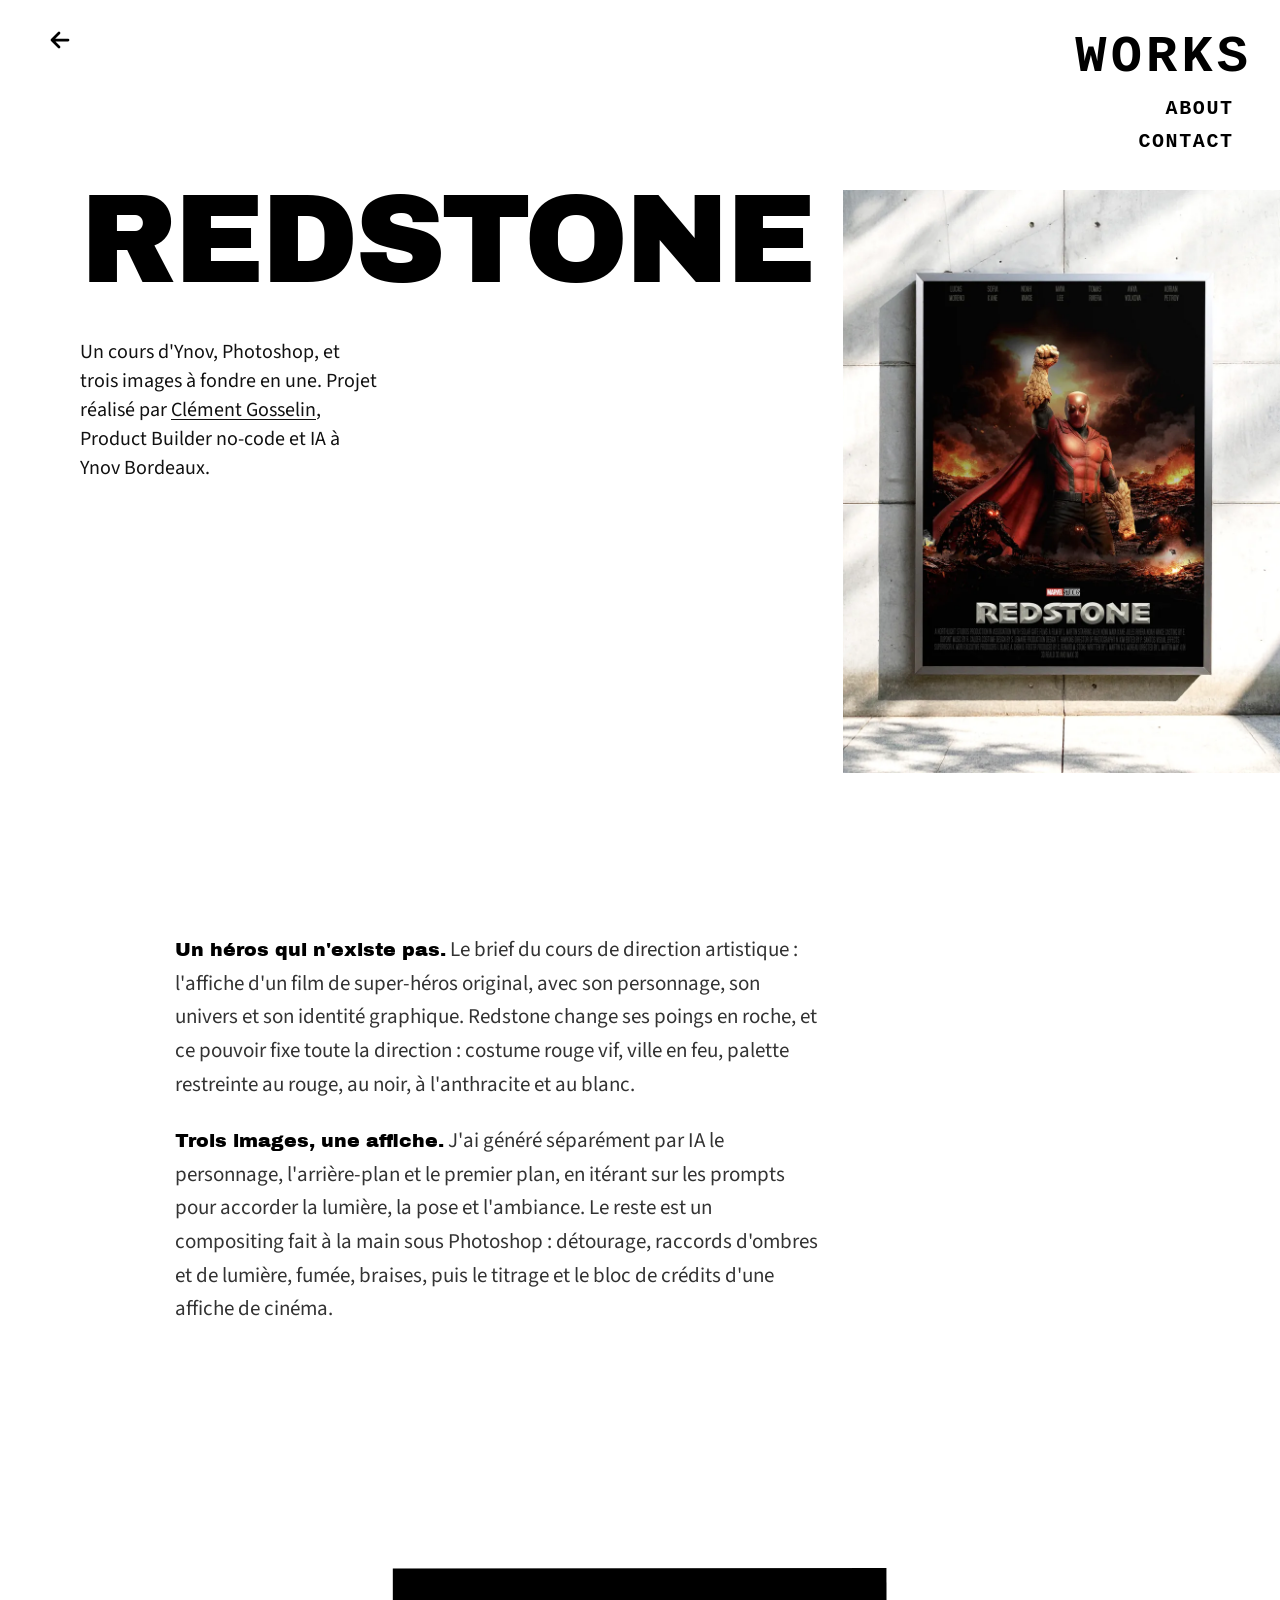
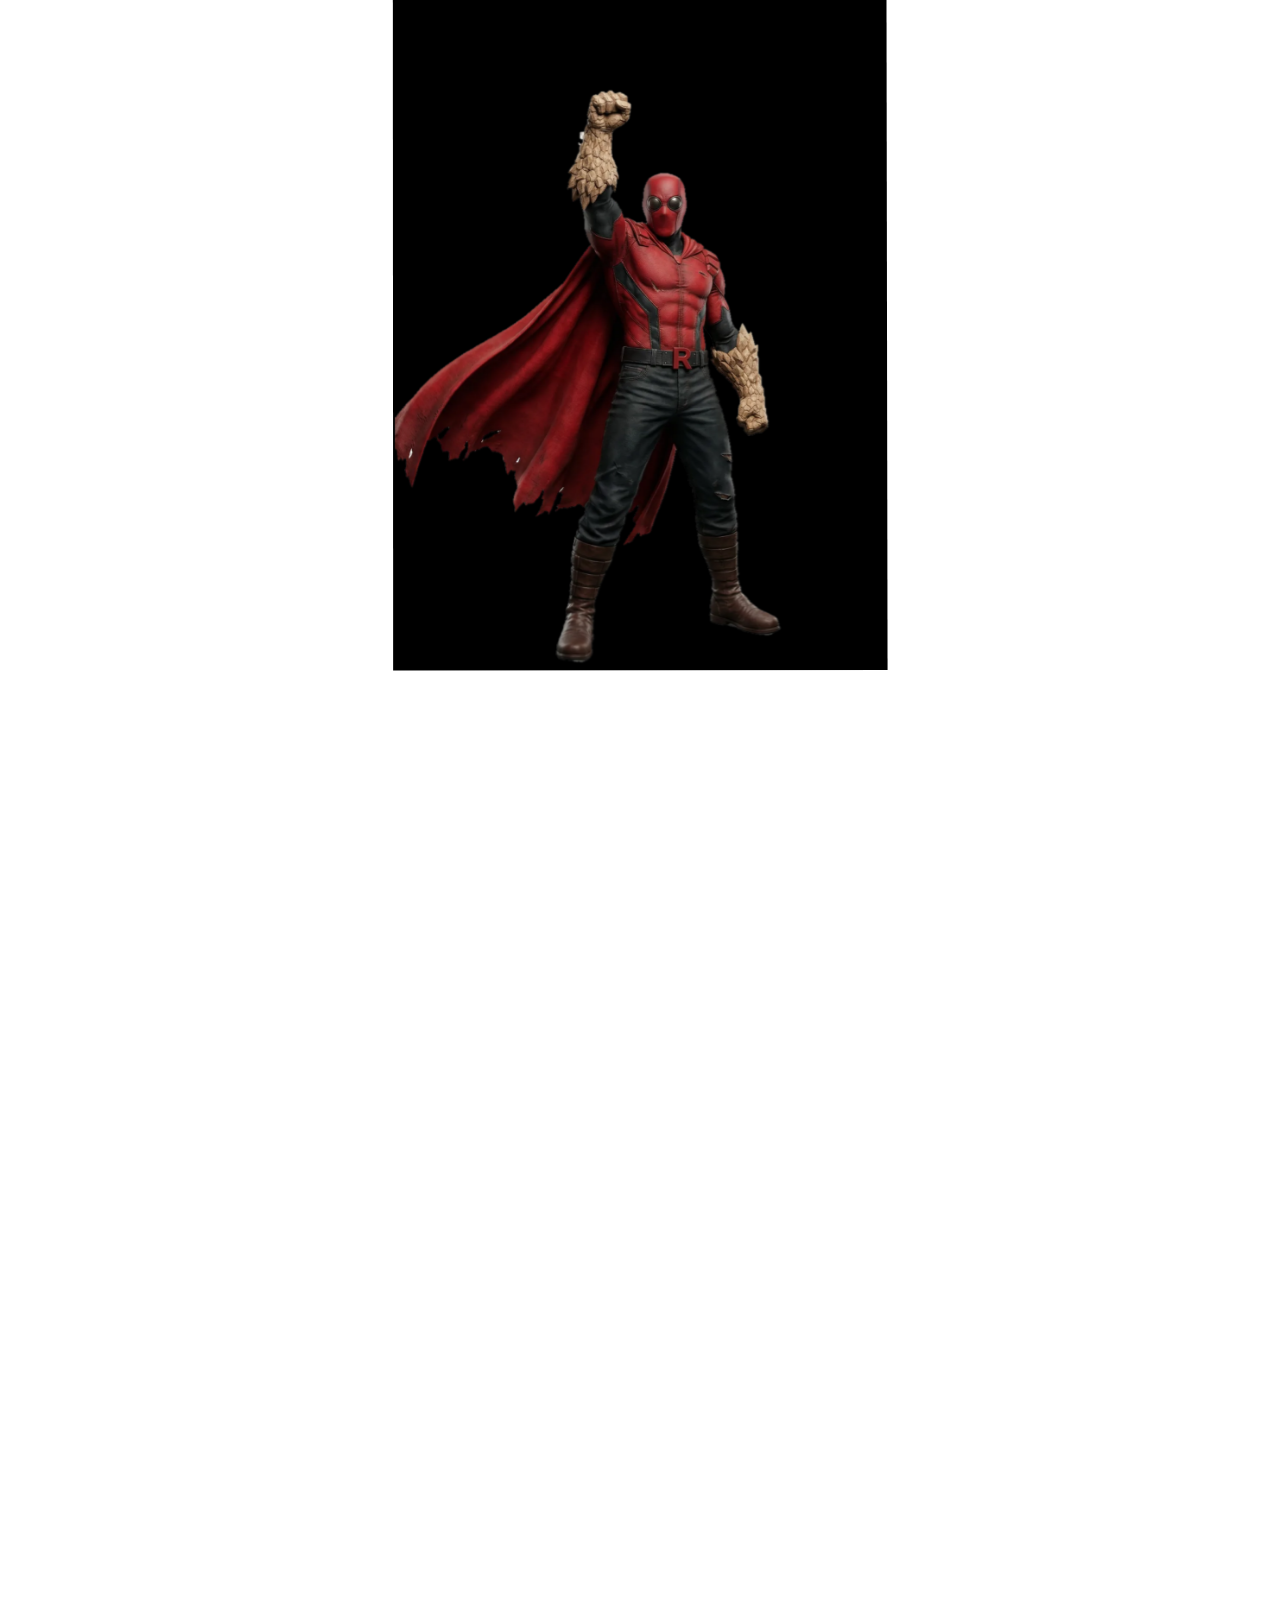
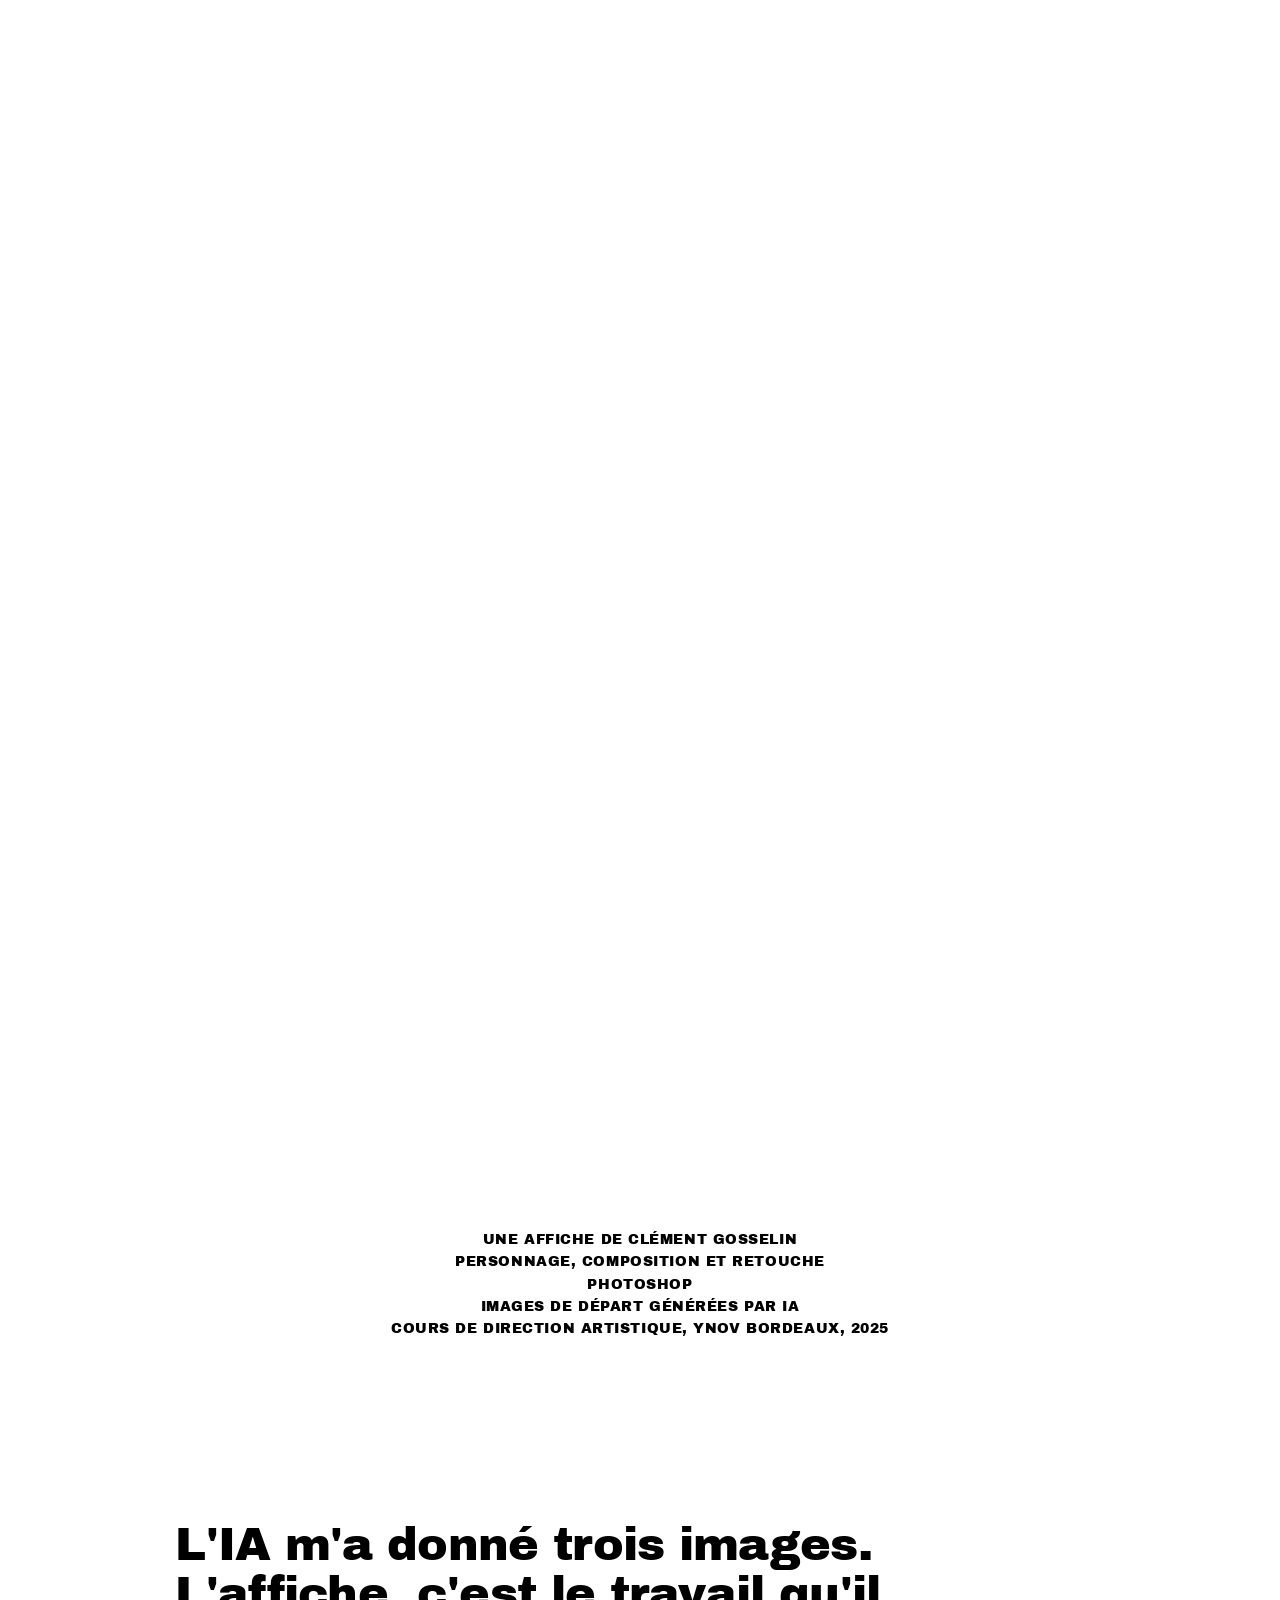
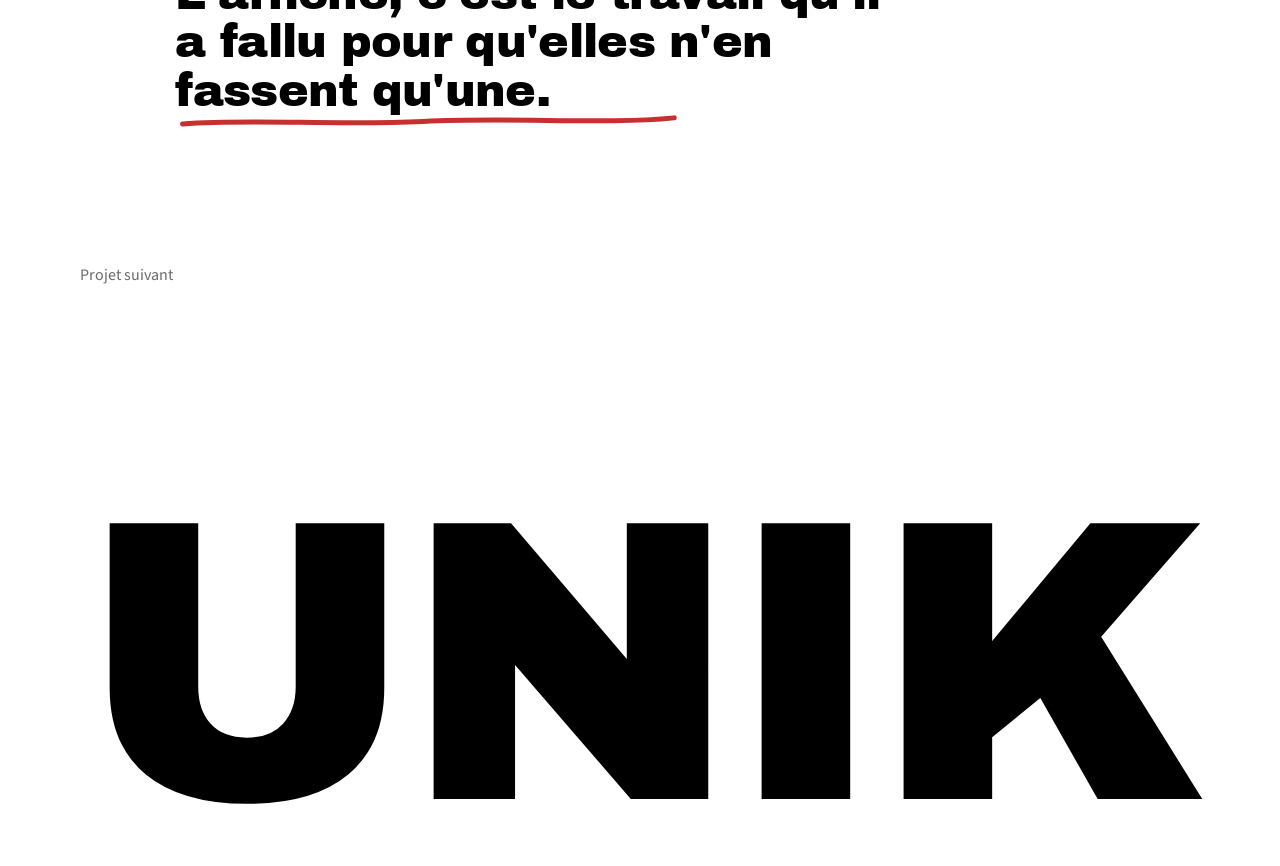
<file: Projets/redstone/index.html>
<!DOCTYPE html>
<html lang="fr">
<head>
  <meta charset="UTF-8">
  <!-- Ancienne adresse GitHub Pages : on renvoie vers le domaine, même page -->
  <script>if(location.hostname==="clement-gosselin47.github.io")location.replace("https://clement-gosselin.com"+location.pathname+location.search+location.hash)</script>
  <meta name="viewport" content="width=device-width, initial-scale=1.0">
  <title>Redstone, affiche de film sous Photoshop, Clément Gosselin</title>
  <!-- Référencement et partage (LinkedIn) : URL absolues, image commune -->
  <meta name="description" content="Redstone, affiche d'un film de super-héros inventé. Images générées par IA, fondues à la main sous Photoshop : détourage, lumière, fumée et titre.">
  <link rel="canonical" href="https://clement-gosselin.com/Projets/redstone/">
  <meta property="og:type" content="website">
  <meta property="og:site_name" content="Clément Gosselin">
  <meta name="application-name" content="Clément Gosselin">
  <meta property="og:locale" content="fr_FR">
  <meta property="og:title" content="Redstone, affiche de film sous Photoshop, Clément Gosselin">
  <meta property="og:description" content="Redstone, affiche d'un film de super-héros inventé. Images générées par IA, fondues à la main sous Photoshop : détourage, lumière, fumée et titre.">
  <meta property="og:url" content="https://clement-gosselin.com/Projets/redstone/">
  <meta property="og:image" content="https://clement-gosselin.com/Projets/redstone/web/og-redstone.jpg?v=2">
  <meta property="og:image:width" content="1200">
  <meta property="og:image:height" content="630">
  <meta property="og:image:alt" content="L'affiche du film Redstone, réalisée sous Photoshop par Clément Gosselin.">
  <meta name="twitter:card" content="summary_large_image">
  <meta name="twitter:image" content="https://clement-gosselin.com/Projets/redstone/web/og-redstone.jpg?v=2">
  <!-- Favicons : PNG en premier (Google n'accepte pas le SVG, veut 48 px ou plus). URL stables, ne pas les renommer -->
  <link rel="icon" href="/favicon-192.png" type="image/png" sizes="192x192">
  <link rel="icon" href="/favicon-96.png" type="image/png" sizes="96x96">
  <link rel="icon" href="/favicon.svg" type="image/svg+xml">
  <link rel="icon" href="/favicon.ico" sizes="16x16 32x32">
  <link rel="apple-touch-icon" href="/apple-touch-icon.png">
  <script src="../../passage.js?v=20261102a"></script>
  <link rel="preconnect" href="https://fonts.googleapis.com">
  <link rel="preconnect" href="https://fonts.gstatic.com" crossorigin>
  <link href="https://fonts.googleapis.com/css2?family=Archivo+Black&family=Source+Sans+3:wght@300;400;600&display=swap" rel="stylesheet">
  <link rel="stylesheet" href="../../shared.css?v=20261102a">
  <link rel="stylesheet" href="../project-style.css?v=20261102a">
</head>
<!-- MODE D'EMPLOI
     Textes : tout est dans <main>, dans l'ordre de la page (colophon, récit, générique, phrase de fin).
     Case de couleur = emplacement vide : la remplacer par l'<img> écrite dans le commentaire juste au-dessus.
     Images : dans le dossier web/ de ce projet, en .webp ; une phrase simple dans alt.
     Couleur du projet : --c dans le style de <body> (--c-ink = encre lisible sur la couleur).
     Lien en ligne : mettre l'adresse dans href du lien « Voir le site » et retirer hidden.
     Mise en scène de cette page : la salle s'éteint, l'affiche s'ouvre en quatre calques puis se referme. -->
<body class="projet p2" style="--c: #C6302F; --c-ink: #fff">
  <div class="cursor" id="cursor"></div>

  <div class="back-nav">
    <a href="/" aria-label="Retour aux projets" data-cur="Retour">
      <svg class="arrow-icon" viewBox="0 0 24 24" width="24" height="24" fill="none" stroke="currentColor" stroke-width="2.75" stroke-linecap="round" stroke-linejoin="round" aria-hidden="true" focusable="false"><path d="M20 12H4M11 5l-7 7 7 7"/></svg>
      <svg class="icone-liste" viewBox="0 0 24 24" width="24" height="24" fill="none" stroke="currentColor" stroke-width="2.75" stroke-linecap="round" stroke-linejoin="round" aria-hidden="true" focusable="false"><path d="M3 6h17M3 12h11M3 18h15"/></svg>
      <svg class="icone-grille" viewBox="0 0 24 24" width="24" height="24" fill="none" stroke="currentColor" stroke-width="2.75" stroke-linecap="round" stroke-linejoin="round" aria-hidden="true" focusable="false"><rect x="3" y="3" width="7" height="7"/><rect x="14" y="3" width="7" height="7"/><rect x="3" y="14" width="7" height="7"/><rect x="14" y="14" width="7" height="7"/></svg>
    </a>
  </div>

  <header>
    <nav>
      <a href="/" class="active" data-dest="works">Works</a>
      <a href="/About/" data-dest="about">About</a>
      <a href="mailto:clement.gosselin27@gmail.com" data-dest="contact" aria-haspopup="dialog">Contact</a>
    </nav>
  </header>

  <main>
    <!-- Ouverture sur blanc : le titre posé à gauche, l'affiche en portrait à droite -->
    <section class="ouv g12">
      <div class="ouv-gauche">
        <h1 class="titre fit"><span class="l"><span class="t">Redstone</span></span></h1>
        <div data-rv="txt">
          <!-- Colophon : une phrase, le type, l'année, ton rôle, les outils -->
          <p class="colophon">Un cours d'Ynov, Photoshop, et trois images à fondre en une. Projet réalisé par <a href="/About/">Clément Gosselin</a>, Product Builder no-code et IA à Ynov Bordeaux.</p>
          <!-- Lien en ligne : mettre l'adresse dans href et retirer hidden -->
          <a class="site-lien" href="" target="_blank" rel="noopener" hidden>
            Voir le site
            <svg viewBox="0 0 20 20" fill="none" xmlns="http://www.w3.org/2000/svg" aria-hidden="true">
              <path d="M5 15L15 5M15 5H7M15 5V13" stroke="currentColor" stroke-width="1.6" stroke-linecap="round" stroke-linejoin="round"/>
            </svg>
          </a>
        </div>
      </div>
      <!-- À CONFIRMER PAR CLÉMENT : le logo Marvel Studios sur l'affiche, on le garde (exercice d'école) ou une version sans ? -->
      <img class="ouv-img" src="web/redstone-vitrine.webp" alt="L'affiche Redstone accrochée sur un mur de béton." width="1600" height="1200" fetchpriority="high" data-ov>
    </section>

    <!-- Récit : trois à cinq paragraphes courts, chacun commence par une attaque en gras -->
    <section class="recit g12">
      <h2 class="lecteur">Le projet</h2>
      <div class="recit-col">
        <p data-rv="txt"><b class="lead">Un héros qui n'existe pas.</b> Le brief du cours de direction artistique&nbsp;: l'affiche d'un film de super-héros original, avec son personnage, son univers et son identité graphique. Redstone change ses poings en roche, et ce pouvoir fixe toute la direction&nbsp;: costume rouge vif, ville en feu, palette restreinte au rouge, au noir, à l'anthracite et au blanc.</p>
        <!-- À CONFIRMER PAR CLÉMENT : seul ou en groupe, durée, outil d'IA. Phrase prête (seul, trois semaines et Midjourney sont des exemples) : « Un projet seul, en trois semaines. Les images viennent de Midjourney. » -->
        <p data-rv="txt"><b class="lead">Trois images, une affiche.</b> J'ai généré séparément par IA le personnage, l'arrière-plan et le premier plan, en itérant sur les prompts pour accorder la lumière, la pose et l'ambiance. Le reste est un compositing fait à la main sous Photoshop&nbsp;: détourage, raccords d'ombres et de lumière, fumée, braises, puis le titrage et le bloc de crédits d'une affiche de cinéma.</p>
      </div>
    </section>

    <!-- La salle : la page passe au noir, l'affiche se construit calque par calque, puis se pose en entier. -->
    <div class="salle" data-noir>
      <section class="salle-pin" data-pin="salle" data-rv-non aria-label="L'affiche, calque par calque">
        <div class="salle-scene">
          <div class="affiche">
            <!-- Les calques se construisent par fondus, dans l'ordre du DOM : le personnage seul,
                 puis le décor (qui le contient déjà), le premier plan, le titre, l'affiche finale.
                 Tous sur le même canevas de 1144 × 1626, alignés au pixel. data-nom = le nom affiché à côté. -->
            <div class="calque calque-perso" data-nom="Le personnage"><img src="web/redstone-personnage.webp" alt="Le personnage de Redstone, détouré : costume rouge, cape et poing levé en roche." width="1144" height="1626" loading="lazy"></div>
            <div class="calque calque-fond" data-nom="Le décor"><img src="web/redstone-etape-2-calee.webp" alt="Le héros posé dans le décor : ville en feu, fumée et lave." width="1144" height="1626" loading="lazy"></div>
            <div class="calque calque-avant" data-nom="Le premier plan"><img src="web/redstone-etape-3-calee.webp" alt="Le premier plan ajouté : créatures, braises et fumée devant le héros." width="1144" height="1626" loading="lazy"></div>
            <div class="calque calque-titre" data-nom="Le titre"><img src="web/redstone-titre.webp" alt="Le titre Redstone, les noms et les crédits, détourés." width="1144" height="1626" loading="lazy"></div>
            <div class="affiche-finale" data-nom="L'affiche"><img src="web/redstone-affiche.webp" alt="L'affiche Redstone terminée." width="1144" height="1626" loading="lazy"></div>
            <!-- À CONFIRMER PAR CLÉMENT : avec les vrais calques fond seul et premier plan seul exportés du PSD de travail,
                 remplacer redstone-etape-2-calee et redstone-etape-3-calee (même canevas, PNG transparent passé en WebP). -->
          </div>
          <p class="calque-nom" aria-hidden="true"></p>
        </div>
      </section>

      <!-- Le générique : une information par ligne, sans signe entre elles -->
      <p class="generique" data-rv="txt">
        <span>Une affiche de Clément Gosselin</span>
        <span>Personnage, composition et retouche</span>
        <span>Photoshop</span>
        <span>Images de départ générées par IA</span>
        <span>Cours de direction artistique, Ynov Bordeaux, 2025</span>
      </p>

      <!-- Ce que j'en retiens : une seule phrase -->
      <section class="retiens g12">
        <p data-rv="txt">L'IA m'a donné trois images. L'affiche, c'est le travail qu'il a fallu pour qu'elles n'en fassent qu'une.<svg class="marque-fin" viewBox="0 0 100 10" preserveAspectRatio="none" aria-hidden="true"><path vector-effect="non-scaling-stroke" d="M1.5 7.2C16 3.2 31 8.6 49 5.4C67 2.2 85 7.8 98.5 2.8"/></svg></p>
      </section>
    </div>
  </main>

  <footer class="fin">
    <!-- Projet suivant : tout le bloc est le lien. --next = couleur du projet suivant, --next-ink = encre lisible dessus -->
    <a class="suivant" href="../Unik/index.html" style="--next: #F26FD6; --next-ink: #000" data-cur="Suivant">
      <span class="suivant-label">Projet suivant</span>
      <span class="titre fit"><span class="t">Unik</span></span>
    </a>
  </footer>

  <script src="../../shared.js?v=20261102a"></script>
  <script src="../project.js?v=20261027a"></script>
</body>
</html>
</file>
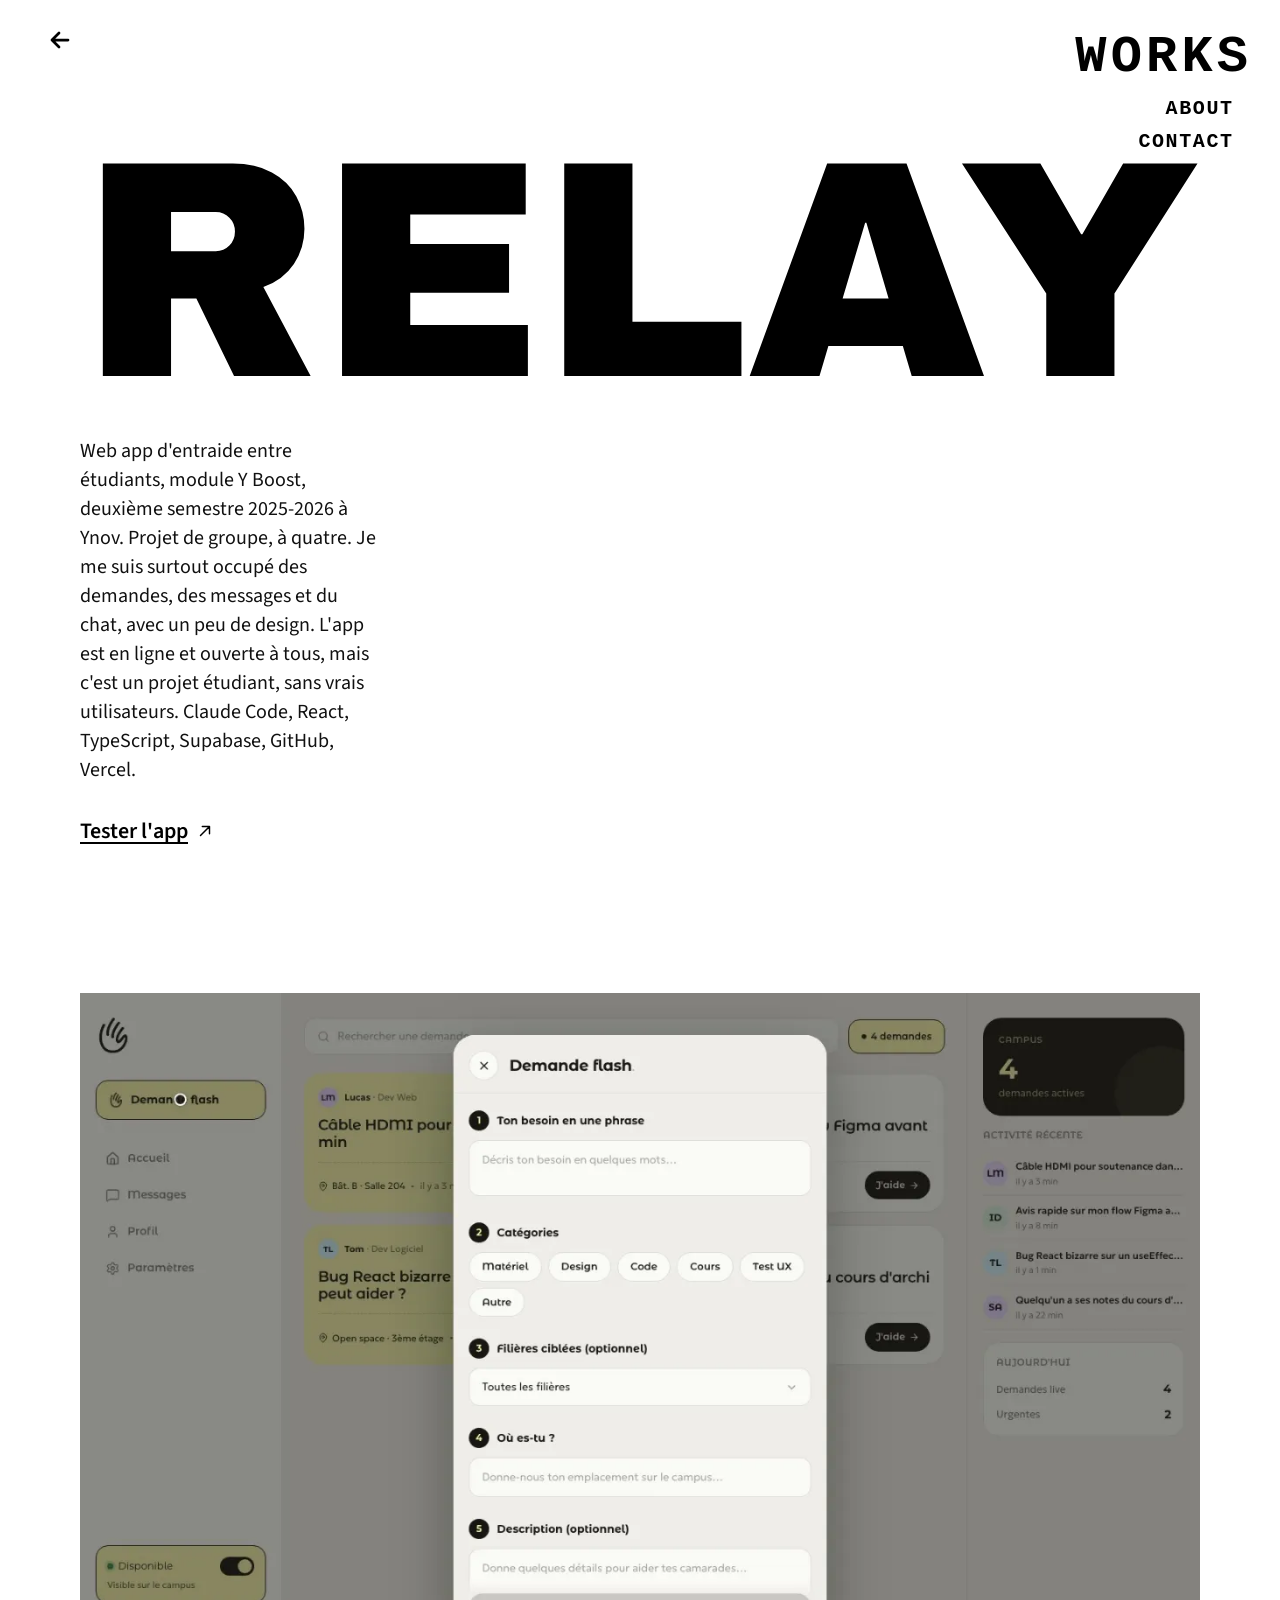
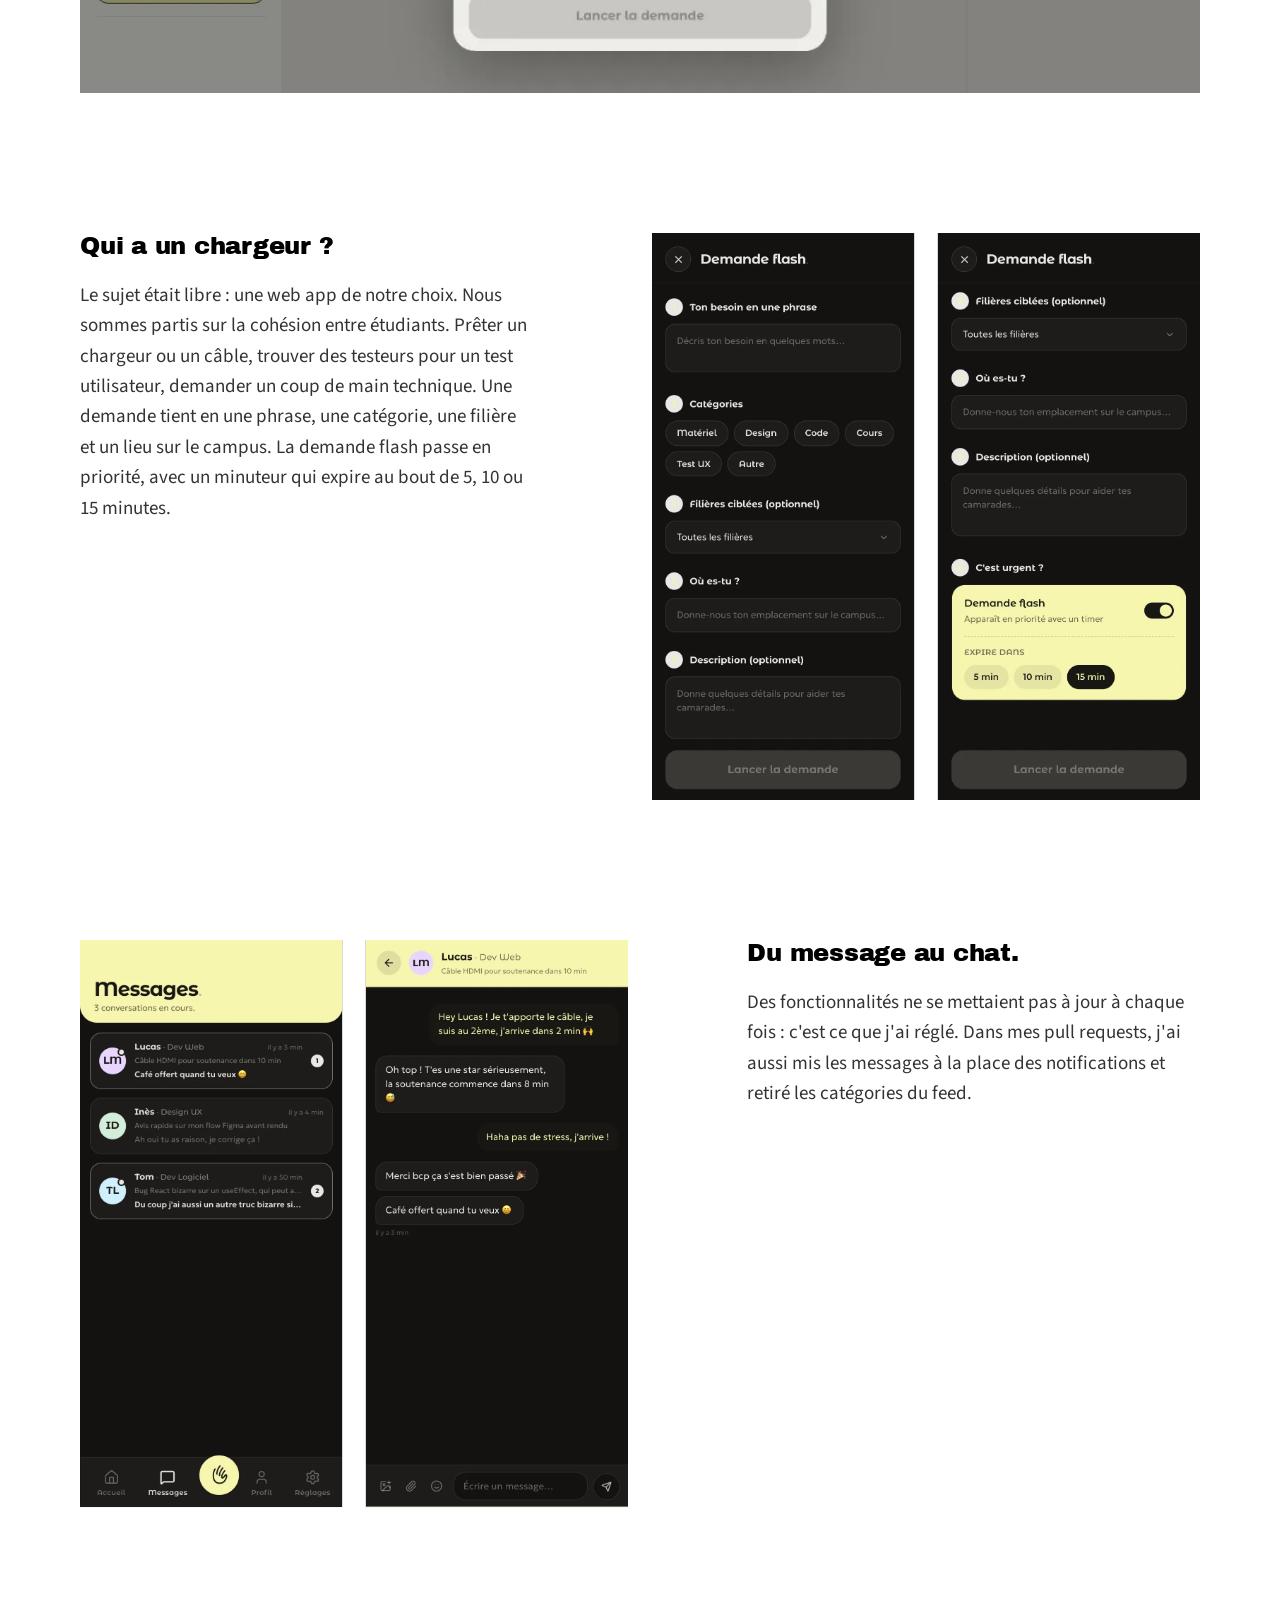
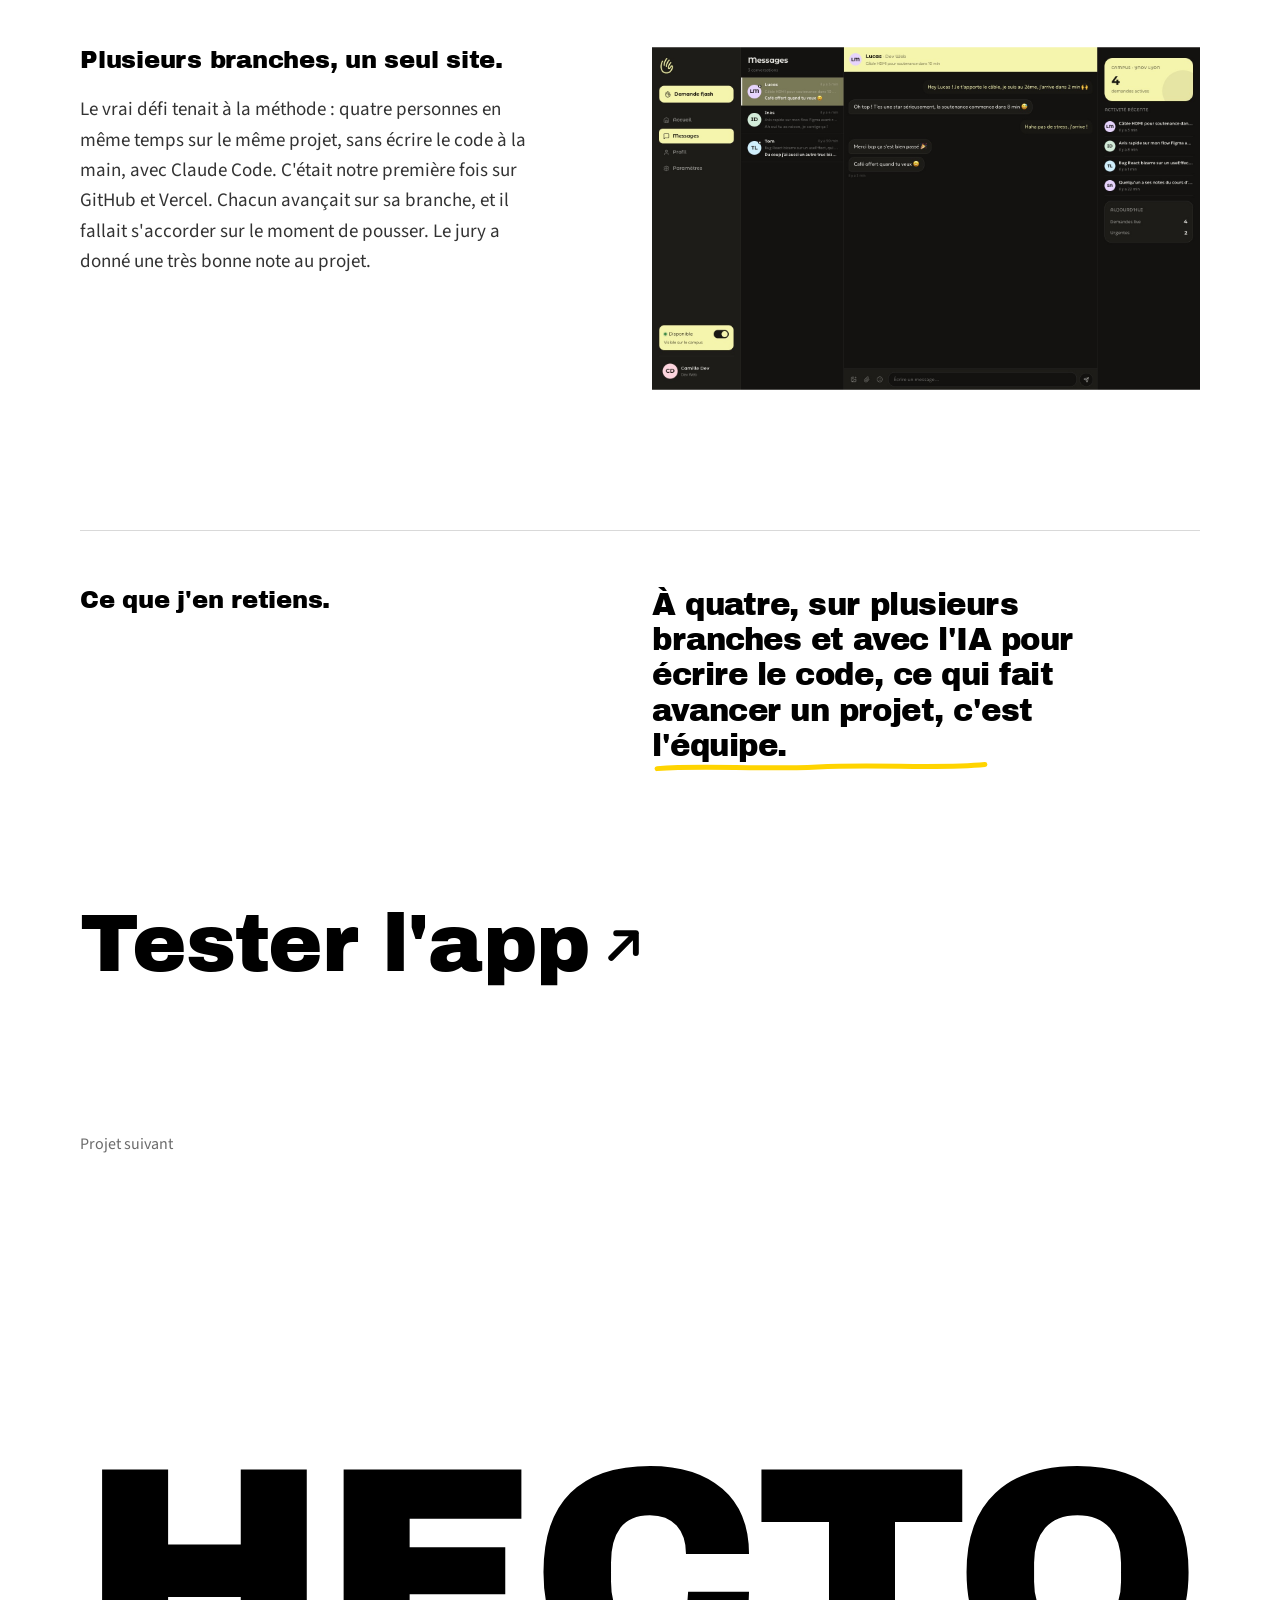
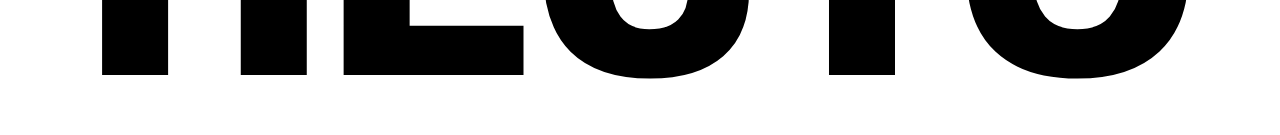
<file: Projets/relay/index.html>
<!DOCTYPE html>
<html lang="fr">
<head>
  <meta charset="UTF-8">
  <!-- Ancienne adresse GitHub Pages : on renvoie vers le domaine, même page -->
  <script>if(location.hostname==="clement-gosselin47.github.io")location.replace("https://clement-gosselin.com"+location.pathname+location.search+location.hash)</script>
  <meta name="viewport" content="width=device-width, initial-scale=1.0">
  <title>Relay, web app d'entraide entre étudiants, Clément Gosselin</title>
  <!-- Référencement et partage (LinkedIn) : URL absolues, image commune du portfolio -->
  <meta name="description" content="Relay, web app d'entraide entre étudiants d'Ynov : demandes flash, messages et chat. Projet Y Boost à quatre, plusieurs branches avec Claude Code. En ligne, à tester.">
  <link rel="canonical" href="https://clement-gosselin.com/Projets/relay/">
  <meta property="og:type" content="website">
  <meta property="og:site_name" content="Clément Gosselin">
  <meta name="application-name" content="Clément Gosselin">
  <meta property="og:locale" content="fr_FR">
  <meta property="og:title" content="Relay, web app d'entraide entre étudiants, Clément Gosselin">
  <meta property="og:description" content="Relay, web app d'entraide entre étudiants d'Ynov : demandes flash, messages et chat. Projet Y Boost à quatre, plusieurs branches avec Claude Code. En ligne, à tester.">
  <meta property="og:url" content="https://clement-gosselin.com/Projets/relay/">
  <meta property="og:image" content="https://clement-gosselin.com/Projets/relay/web/og-relay.jpg?v=2">
  <meta property="og:image:width" content="1200">
  <meta property="og:image:height" content="630">
  <meta property="og:image:alt" content="L'application Relay, entraide flash entre étudiants d'Ynov, conçue par Clément Gosselin.">
  <meta name="twitter:card" content="summary_large_image">
  <meta name="twitter:image" content="https://clement-gosselin.com/Projets/relay/web/og-relay.jpg?v=2">
  <!-- Favicons : PNG en premier (Google n'accepte pas le SVG, veut 48 px ou plus). URL stables, ne pas les renommer -->
  <link rel="icon" href="/favicon-192.png" type="image/png" sizes="192x192">
  <link rel="icon" href="/favicon-96.png" type="image/png" sizes="96x96">
  <link rel="icon" href="/favicon.svg" type="image/svg+xml">
  <link rel="icon" href="/favicon.ico" sizes="16x16 32x32">
  <link rel="apple-touch-icon" href="/apple-touch-icon.png">
  <script src="../../passage.js?v=20261102a"></script>
  <link rel="preconnect" href="https://fonts.googleapis.com">
  <link rel="preconnect" href="https://fonts.gstatic.com" crossorigin>
  <link href="https://fonts.googleapis.com/css2?family=Archivo+Black&family=Source+Sans+3:wght@300;400;600&display=swap" rel="stylesheet">
  <link rel="stylesheet" href="../../shared.css?v=20261102a">
  <link rel="stylesheet" href="../project-style.css?v=20261102a">
</head>
<!-- MODE D'EMPLOI
     Textes : tout est dans <main>, dans l'ordre de la page (titre, colophon, titres et paragraphes des sections, phrase de fin).
     Images : dans le dossier web/ de ce projet. Une phrase simple dans alt. Pas de légende : le paragraphe d'à côté raconte l'image.
     Aucune capture ne montre le nom d'un campus, d'une personne réelle ni une adresse email (les prénoms Lucas, Inès, Tom, Sara sont des données d'exemple de l'app).
     Couleur du projet : --c dans le style de <body> (--c-ink = encre lisible sur la couleur).
     Adresse de l'application : la même dans le petit lien du colophon et dans le grand lien « Tester l'app », changer les deux.
     L'application n'est pas embarquée dans la page (iframe) : seuls les liens existent.
     Mise en scène (récit en regard, gabarit de la série, charte §16, §19 et §20) : titre au cadrage, colophon, un grand visuel
     (la vidéo de l'app en ligne), trois sections texte et image côte à côte (les demandes, les messages et le chat, le travail sur
     plusieurs branches), ce que j'en retiens. Une paire d'écrans mobiles = une figure à deux colonnes égales (class="regard-paire regard-cote"). -->
<body class="projet p8" style="--c: #FFD400; --c-ink: #000">
  <div class="cursor" id="cursor"></div>

  <div class="back-nav">
    <a href="/" aria-label="Retour aux projets" data-cur="Retour">
      <svg class="arrow-icon" viewBox="0 0 24 24" width="24" height="24" fill="none" stroke="currentColor" stroke-width="2.75" stroke-linecap="round" stroke-linejoin="round" aria-hidden="true" focusable="false"><path d="M20 12H4M11 5l-7 7 7 7"/></svg>
      <svg class="icone-liste" viewBox="0 0 24 24" width="24" height="24" fill="none" stroke="currentColor" stroke-width="2.75" stroke-linecap="round" stroke-linejoin="round" aria-hidden="true" focusable="false"><path d="M3 6h17M3 12h11M3 18h15"/></svg>
      <svg class="icone-grille" viewBox="0 0 24 24" width="24" height="24" fill="none" stroke="currentColor" stroke-width="2.75" stroke-linecap="round" stroke-linejoin="round" aria-hidden="true" focusable="false"><rect x="3" y="3" width="7" height="7"/><rect x="14" y="3" width="7" height="7"/><rect x="3" y="14" width="7" height="7"/><rect x="14" y="14" width="7" height="7"/></svg>
    </a>
  </div>

  <header>
    <nav>
      <a href="/" class="active" data-dest="works">Works</a>
      <a href="/About/" data-dest="about">About</a>
      <a href="mailto:clement.gosselin27@gmail.com" data-dest="contact" aria-haspopup="dialog">Contact</a>
    </nav>
  </header>

  <main>
    <!-- Titre au cadrage, à 150 px du haut (socle), sur une seule ligne -->
    <h1 class="titre ouv-titre">
      <span class="l fit"><span class="t">Relay</span></span>
    </h1>

    <section class="ouv-texte g12">
      <div data-rv="txt">
        <!-- Colophon : le type, le cadre, le rôle, la mention honnête, les outils. Sans signature -->
        <p class="colophon">Web app d'entraide entre étudiants, module Y Boost, deuxième semestre 2025-2026 à Ynov. Projet de groupe, à quatre. Je me suis surtout occupé des demandes, des messages et du chat, avec un peu de design. L'app est en ligne et ouverte à tous, mais c'est un projet étudiant, sans vrais utilisateurs. Claude Code, React, TypeScript, Supabase, GitHub, Vercel.</p>
        <a class="site-lien" href="https://relay-chi-seven.vercel.app" target="_blank" rel="noopener" data-cur="Tester" aria-label="Tester l'app Relay, s'ouvre dans un nouvel onglet">
          Tester l'app
          <svg viewBox="0 0 20 20" fill="none" xmlns="http://www.w3.org/2000/svg" aria-hidden="true">
              <path d="M5 15L15 5M15 5H7M15 5V13" stroke="currentColor" stroke-width="1.6" stroke-linecap="round" stroke-linejoin="round"/>
            </svg>
        </a>
      </div>
    </section>

    <!-- Le grand visuel, dans les marges : l'app en ligne qui tourne (le fil des demandes, le formulaire de demande flash,
         la page Messages, une conversation). Vidéo muette en boucle de 13 s, lecture quand elle est à l'écran, pause hors écran
         (project.js, data-auto). Rien de cliquable. En mouvement réduit, le poster reste. -->
    <div class="vitrine-cadre g12">
      <figure class="vitrine" data-rv="img">
        <video class="heros-media ecran" src="web/relay-demo-boucle.mp4" poster="web/relay-demo-poster.webp" width="1280" height="800" muted loop playsinline autoplay preload="metadata" data-auto aria-label="L'app Relay sur ordinateur : le feed des demandes d'aide, le formulaire de demande flash qui se remplit, puis la page Messages et une conversation qui s'ouvre."></video>
      </figure>
    </div>

    <h2 class="lecteur">Le projet</h2>

    <!-- Section 1 : texte à gauche, les deux écrans du formulaire de demande côte à côte à droite -->
    <section class="regard g12">
      <div class="regard-texte" data-rv="txt">
        <h2 class="regard-titre">Qui a un chargeur ?</h2>
        <p>Le sujet était libre&nbsp;: une web app de notre choix. Nous sommes partis sur la cohésion entre étudiants. Prêter un chargeur ou un câble, trouver des testeurs pour un test utilisateur, demander un coup de main technique. Une demande tient en une phrase, une catégorie, une filière et un lieu sur le campus. La demande flash passe en priorité, avec un minuteur qui expire au bout de 5, 10 ou 15 minutes.</p>
      </div>
      <figure class="regard-image regard-paire regard-cote" data-rv="img">
        <img class="ecran" src="web/relay-demande-mobile.webp" alt="Le formulaire de demande flash de Relay sur mobile : un champ «&nbsp;Ton besoin en une phrase&nbsp;», six catégories (Matériel, Design, Code, Cours, Test UX, Autre), les filières ciblées, le lieu sur le campus et une description." width="741" height="1604" loading="lazy" decoding="async">
        <img class="ecran" src="web/relay-demande-urgente-mobile.webp" alt="La fin du formulaire : l'interrupteur «&nbsp;Demande flash&nbsp;» sur fond jaune pâle, avec l'expiration à 5, 10 ou 15 minutes, et le bouton «&nbsp;Lancer la demande&nbsp;»." width="741" height="1604" loading="lazy" decoding="async">
      </figure>
    </section>

    <!-- Section 2 : la paire à gauche (côté alterné), texte à droite : la page Messages, puis la conversation -->
    <section class="regard regard-inverse g12">
      <div class="regard-texte" data-rv="txt">
        <h2 class="regard-titre">Du message au chat.</h2>
        <p>Des fonctionnalités ne se mettaient pas à jour à chaque fois&nbsp;: c'est ce que j'ai réglé. Dans mes pull requests, j'ai aussi mis les messages à la place des notifications et retiré les catégories du feed.</p>
      </div>
      <figure class="regard-image regard-paire regard-cote" data-rv="img">
        <img class="ecran" src="web/relay-messages-mobile.webp" alt="La page Messages de Relay sur mobile : trois conversations, avec Lucas, Inès et Tom, chacune avec l'objet de la demande, le dernier message, le temps écoulé et une pastille quand il reste des messages non lus." width="741" height="1604" loading="lazy" decoding="async">
        <img class="ecran" src="web/relay-conversation-mobile.webp" alt="Une conversation dans Relay : Lucas cherche un câble HDMI pour une soutenance, on lui répond qu'on arrive dans deux minutes, il remercie. En bas, la barre d'écriture avec image, pièce jointe, émoji et envoi." width="741" height="1604" loading="lazy" decoding="async">
      </figure>
    </section>

    <!-- Section 3 : texte à gauche, l'écran Profil de l'app sur ordinateur à droite (thème clair, absent du reste de la page) -->
    <section class="regard g12">
      <div class="regard-texte" data-rv="txt">
        <h2 class="regard-titre">Plusieurs branches, un seul site.</h2>
        <p>Le vrai défi tenait à la méthode&nbsp;: quatre personnes en même temps sur le même projet, sans écrire le code à la main, avec Claude Code. C'était notre première fois sur GitHub et Vercel. Chacun avançait sur sa branche, et il fallait s'accorder sur le moment de pousser. Le jury a donné une très bonne note au projet.</p>
      </div>
      <figure class="regard-image" data-rv="img">
        <img class="ecran" src="web/relay-chat-bureau.jpg" alt="Le chat de Relay sur ordinateur : la liste des conversations à gauche, le fil de la conversation avec Lucas au centre avec sa barre d'écriture, et la colonne d'activité à droite." width="1600" height="1000" loading="lazy" decoding="async">
      </figure>
    </section>

    <!-- Ce que j'en retiens : sous le seul filet de la page, le titre à gauche, la phrase de Clément à droite au trait de marqueur -->
    <section class="retiens g12">
      <h2 class="retiens-titre" data-rv="txt">Ce que j'en retiens.</h2>
      <p data-rv="txt">À quatre, sur plusieurs branches et avec l'IA pour écrire le code, ce qui fait avancer un projet, c'est l'équipe.<svg class="marque-fin" viewBox="0 0 100 10" preserveAspectRatio="none" aria-hidden="true"><path vector-effect="non-scaling-stroke" d="M1.5 7.2C16 3.2 31 8.6 49 5.4C67 2.2 85 7.8 98.5 2.8"/></svg></p>
    </section>

    <!-- L'application : un seul grand lien. Même adresse que le lien du colophon, changer les deux. -->
    <section class="proto g12">
      <a class="proto-lien" href="https://relay-chi-seven.vercel.app" target="_blank" rel="noopener" data-cur="Tester" aria-label="Tester l'app Relay, s'ouvre dans un nouvel onglet" data-rv="txt">
        <span class="proto-texte">Tester l'<span class="proto-fin">app<svg viewBox="0 0 20 20" fill="none" xmlns="http://www.w3.org/2000/svg" aria-hidden="true"><path d="M5 15L15 5M15 5H7M15 5V13" stroke="currentColor" stroke-width="1.6" stroke-linecap="round" stroke-linejoin="round"/></svg></span></span>
      </a>
    </section>
  </main>

  <footer class="fin">
    <!-- Projet suivant : tout le bloc est le lien. --next = couleur du projet suivant, --next-ink = encre lisible dessus -->
    <!-- Circuit : Ethikwear, Redstone, Unik, Dugos, Queen, Passage Secret, Relay, Hecto, puis retour à Ethikwear. -->
    <a class="suivant" href="../hecto/index.html" style="--next: #EE7B3F; --next-ink: #1D1650" data-cur="Suivant">
      <span class="suivant-label">Projet suivant</span>
      <span class="titre fit"><span class="t">Hecto</span></span>
    </a>
  </footer>

  <script src="../../shared.js?v=20261102a"></script>
  <script src="../project.js?v=20261027a"></script>
</body>
</html>
</file>
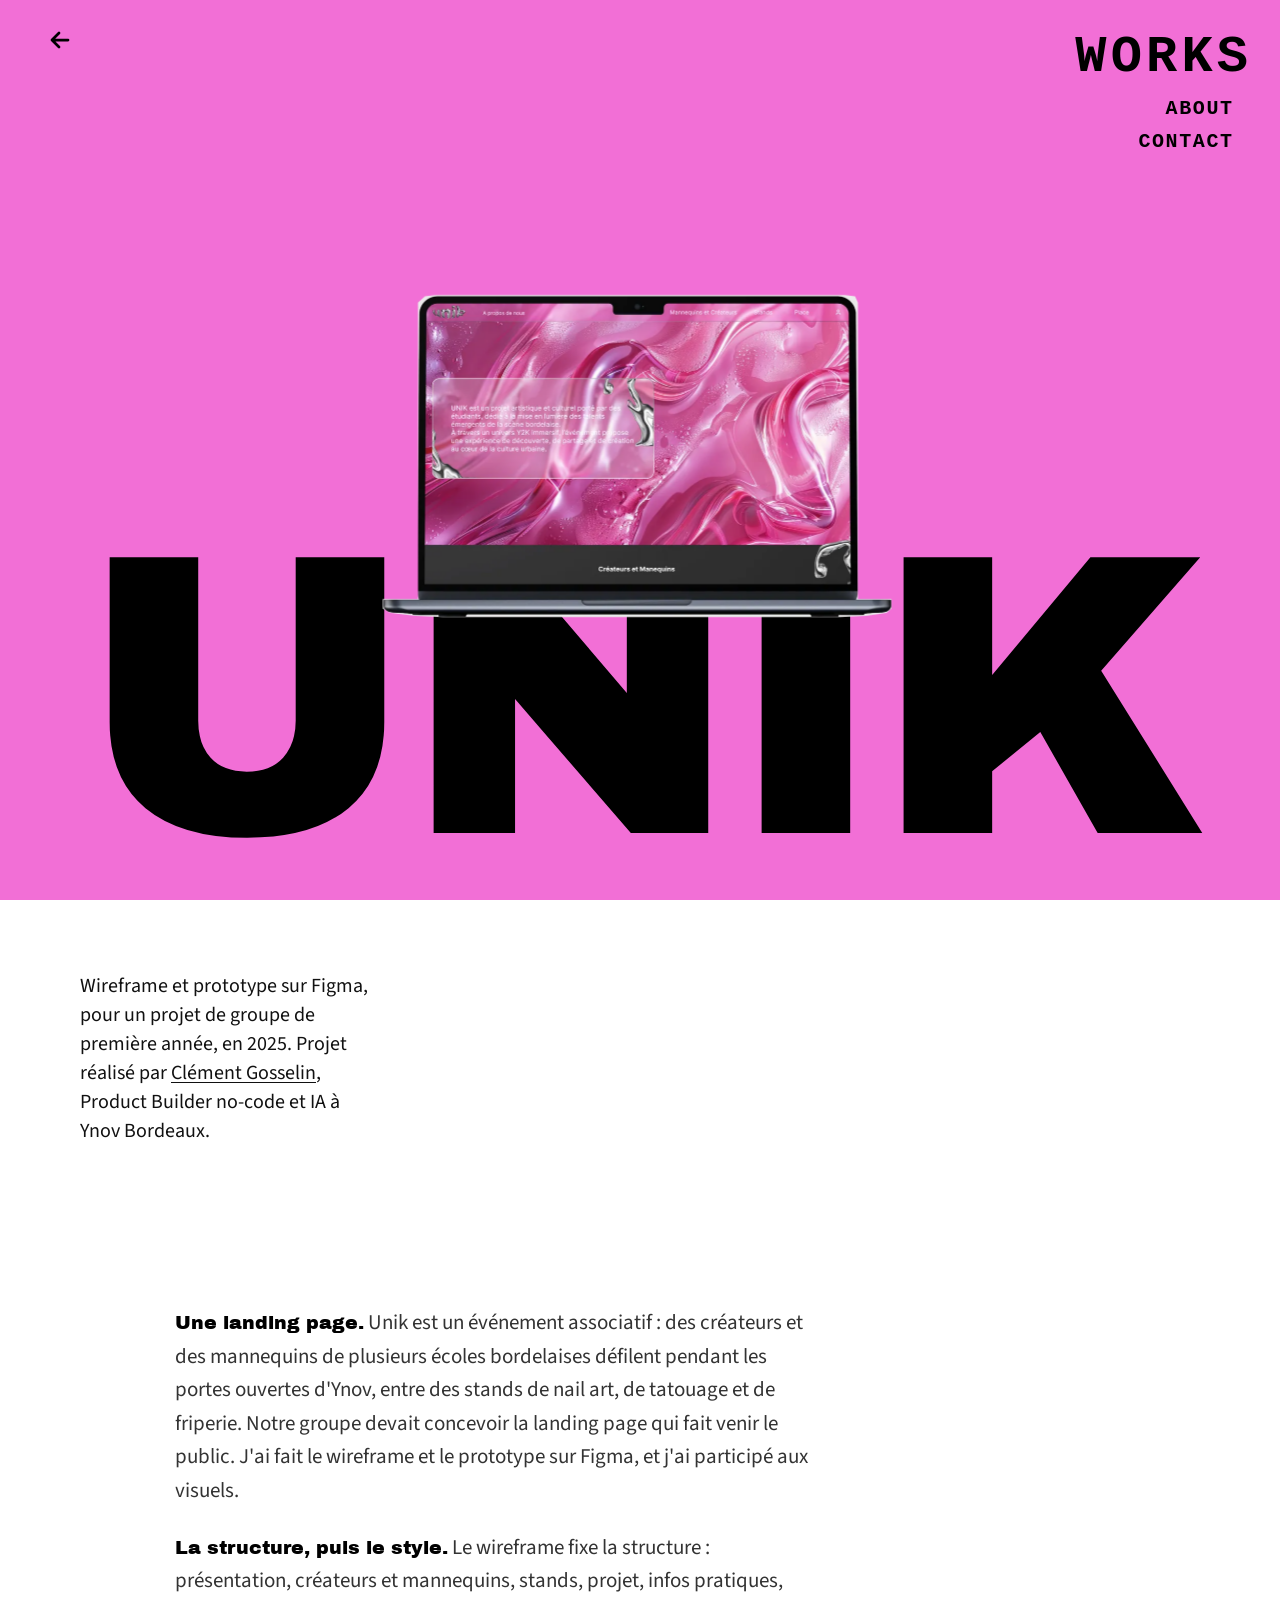
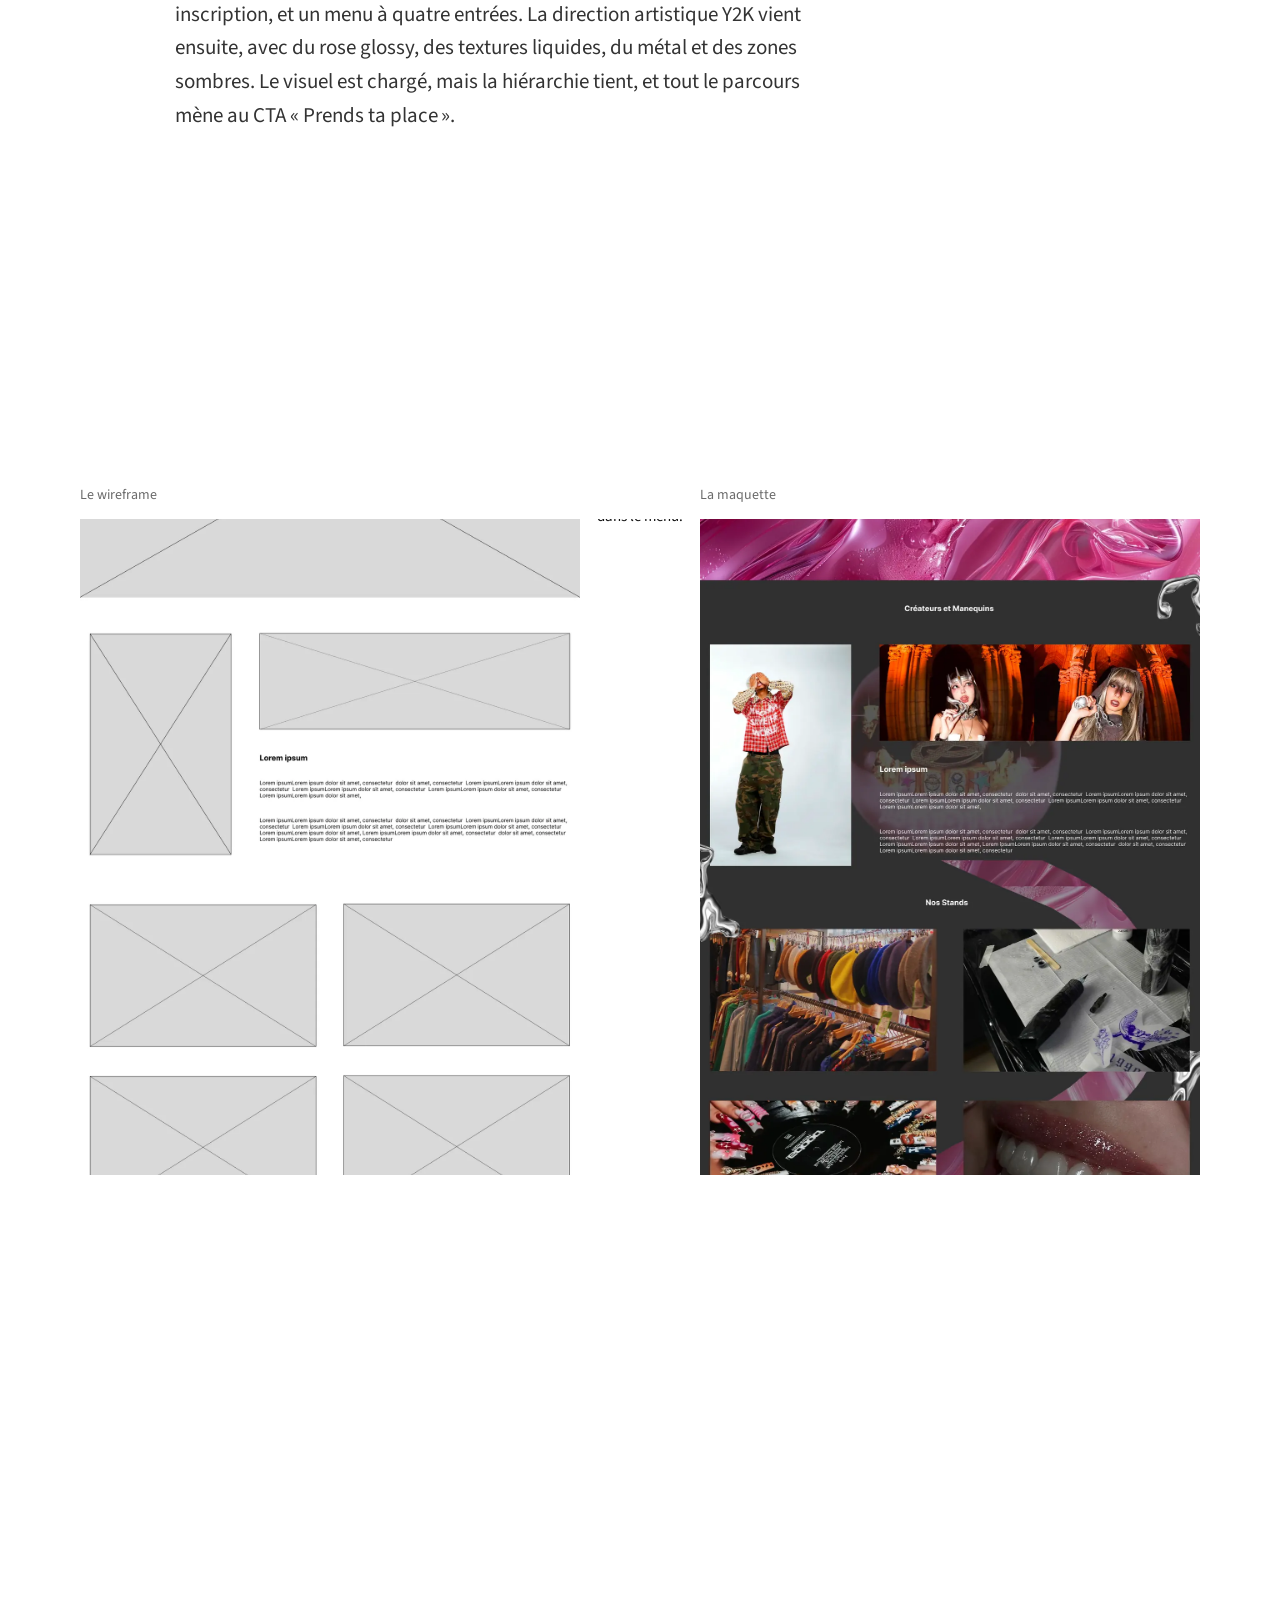
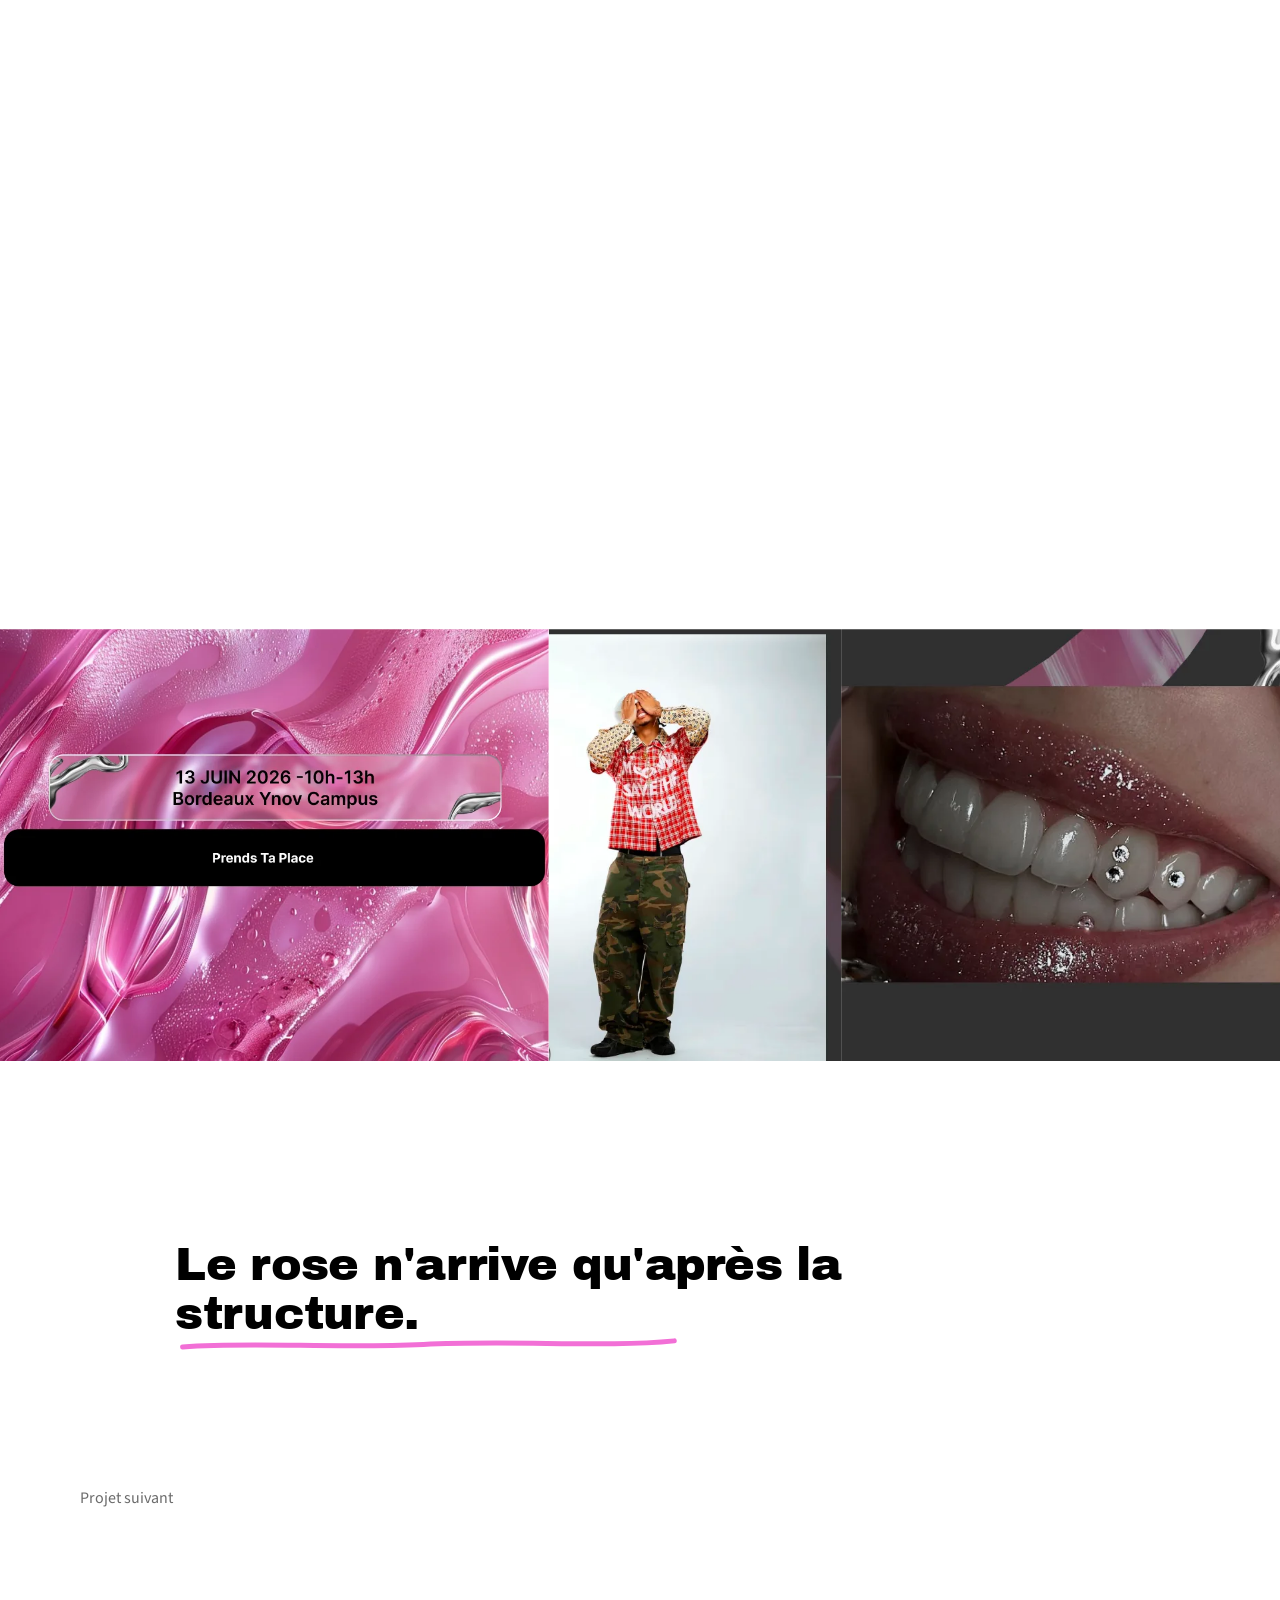
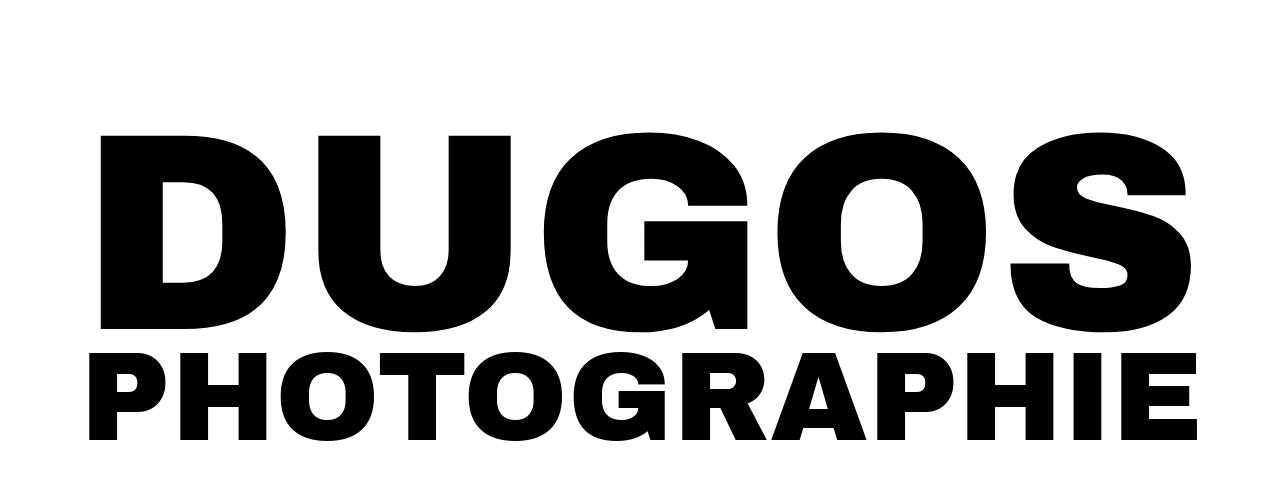
<file: Projets/Unik/index.html>
<!DOCTYPE html>
<html lang="fr">
<head>
  <meta charset="UTF-8">
  <!-- Ancienne adresse GitHub Pages : on renvoie vers le domaine, même page -->
  <script>if(location.hostname==="clement-gosselin47.github.io")location.replace("https://clement-gosselin.com"+location.pathname+location.search+location.hash)</script>
  <meta name="viewport" content="width=device-width, initial-scale=1.0">
  <title>Unik, landing page d'un défilé, Clément Gosselin</title>
  <!-- Référencement et partage (LinkedIn) : URL absolues, image commune -->
  <meta name="description" content="Unik, défilé de créateurs bordelais pendant les portes ouvertes d'Ynov. Wireframe et maquette Figma d'une landing page dans un univers rose Y2K.">
  <link rel="canonical" href="https://clement-gosselin.com/Projets/Unik/">
  <meta property="og:type" content="website">
  <meta property="og:site_name" content="Clément Gosselin">
  <meta name="application-name" content="Clément Gosselin">
  <meta property="og:locale" content="fr_FR">
  <meta property="og:title" content="Unik, landing page d'un défilé, Clément Gosselin">
  <meta property="og:description" content="Unik, défilé de créateurs bordelais pendant les portes ouvertes d'Ynov. Wireframe et maquette Figma d'une landing page dans un univers rose Y2K.">
  <meta property="og:url" content="https://clement-gosselin.com/Projets/Unik/">
  <meta property="og:image" content="https://clement-gosselin.com/Projets/Unik/web/og-unik.jpg?v=2">
  <meta property="og:image:width" content="1200">
  <meta property="og:image:height" content="630">
  <meta property="og:image:alt" content="La maquette du site Unik, défilé de créateurs bordelais, par Clément Gosselin.">
  <meta name="twitter:card" content="summary_large_image">
  <meta name="twitter:image" content="https://clement-gosselin.com/Projets/Unik/web/og-unik.jpg?v=2">
  <!-- Favicons : PNG en premier (Google n'accepte pas le SVG, veut 48 px ou plus). URL stables, ne pas les renommer -->
  <link rel="icon" href="/favicon-192.png" type="image/png" sizes="192x192">
  <link rel="icon" href="/favicon-96.png" type="image/png" sizes="96x96">
  <link rel="icon" href="/favicon.svg" type="image/svg+xml">
  <link rel="icon" href="/favicon.ico" sizes="16x16 32x32">
  <link rel="apple-touch-icon" href="/apple-touch-icon.png">
  <script src="../../passage.js?v=20261102a"></script>
  <link rel="preconnect" href="https://fonts.googleapis.com">
  <link rel="preconnect" href="https://fonts.gstatic.com" crossorigin>
  <link href="https://fonts.googleapis.com/css2?family=Archivo+Black&family=Source+Sans+3:wght@300;400;600&display=swap" rel="stylesheet">
  <link rel="stylesheet" href="../../shared.css?v=20261102a">
  <link rel="stylesheet" href="../project-style.css?v=20261102a">
</head>
<!-- MODE D'EMPLOI
     Textes : tout est dans <main>, dans l'ordre de la page (colophon, récit, notes, phrase de fin).
     Case de couleur = emplacement vide : la remplacer par l'<img> écrite dans le commentaire juste au-dessus.
     Images : dans le dossier web/ de ce projet, en .webp ; une phrase simple dans alt.
     Couleur du projet : --c dans le style de <body> (--c-ink = encre lisible sur la couleur).
     Lien en ligne : mettre l'adresse dans href du lien « Voir le site » et retirer hidden.
     Mise en scène de cette page : le wireframe et la maquette défilent côte à côte, section en face de section. -->
<body class="projet p3" style="--c: #F26FD6; --c-ink: #000">
  <div class="cursor" id="cursor"></div>

  <div class="back-nav">
    <a href="/" aria-label="Retour aux projets" data-cur="Retour">
      <svg class="arrow-icon" viewBox="0 0 24 24" width="24" height="24" fill="none" stroke="currentColor" stroke-width="2.75" stroke-linecap="round" stroke-linejoin="round" aria-hidden="true" focusable="false"><path d="M20 12H4M11 5l-7 7 7 7"/></svg>
      <svg class="icone-liste" viewBox="0 0 24 24" width="24" height="24" fill="none" stroke="currentColor" stroke-width="2.75" stroke-linecap="round" stroke-linejoin="round" aria-hidden="true" focusable="false"><path d="M3 6h17M3 12h11M3 18h15"/></svg>
      <svg class="icone-grille" viewBox="0 0 24 24" width="24" height="24" fill="none" stroke="currentColor" stroke-width="2.75" stroke-linecap="round" stroke-linejoin="round" aria-hidden="true" focusable="false"><rect x="3" y="3" width="7" height="7"/><rect x="14" y="3" width="7" height="7"/><rect x="3" y="14" width="7" height="7"/><rect x="14" y="14" width="7" height="7"/></svg>
    </a>
  </div>

  <header>
    <nav>
      <a href="/" class="active" data-dest="works">Works</a>
      <a href="/About/" data-dest="about">About</a>
      <a href="mailto:clement.gosselin27@gmail.com" data-dest="contact" aria-haspopup="dialog">Contact</a>
    </nav>
  </header>

  <main>
    <!-- Ouverture : l'aplat rose sur tout l'écran, le nom derrière la vitrine -->
    <section class="ouv" data-couleur>
      <h1 class="titre fit"><span class="l"><span class="t">Unik</span></span></h1>
      <!-- La classe detoure découpe le fond gris de cette vitrine, à retirer avec une vitrine sur fond transparent -->
      <img class="ouv-img detoure" src="web/unik-vitrine.webp" alt="La page d'accueil d'Unik affichée sur un ordinateur portable." width="1600" height="1200" fetchpriority="high" data-ov>
    </section>

    <section class="apres g12">
      <div data-rv="txt">
        <!-- Colophon : une phrase, le type, l'année, ton rôle, les outils -->
        <p class="colophon">Wireframe et prototype sur Figma, pour un projet de groupe de première année, en 2025. Projet réalisé par <a href="/About/">Clément Gosselin</a>, Product Builder no-code et IA à Ynov Bordeaux.</p>
        <!-- Lien en ligne : mettre l'adresse dans href et retirer hidden -->
        <a class="site-lien" href="" target="_blank" rel="noopener" hidden>
          Voir le site
          <svg viewBox="0 0 20 20" fill="none" xmlns="http://www.w3.org/2000/svg" aria-hidden="true">
            <path d="M5 15L15 5M15 5H7M15 5V13" stroke="currentColor" stroke-width="1.6" stroke-linecap="round" stroke-linejoin="round"/>
          </svg>
        </a>
      </div>
    </section>

    <!-- Récit : trois à cinq paragraphes courts, chacun commence par une attaque en gras -->
    <section class="recit g12">
      <h2 class="lecteur">Le projet</h2>
      <div class="recit-col">
        <p data-rv="txt"><b class="lead">Une landing page.</b> Unik est un événement associatif&nbsp;: des créateurs et des mannequins de plusieurs écoles bordelaises défilent pendant les portes ouvertes d'Ynov, entre des stands de nail art, de tatouage et de friperie. Notre groupe devait concevoir la landing page qui fait venir le public. J'ai fait le wireframe et le prototype sur Figma, et j'ai participé aux visuels.</p>
        <!-- À CONFIRMER PAR CLÉMENT : taille du groupe, durée, organisation, et si l'événement du 13 juin 2026 a eu lieu avec ce site. Phrase prête (200 est un exemple) : « L'événement a réuni 200 personnes, et les inscriptions passaient par ce bouton. » -->
        <p data-rv="txt"><b class="lead">La structure, puis le style.</b> Le wireframe fixe la structure&nbsp;: présentation, créateurs et mannequins, stands, projet, infos pratiques, inscription, et un menu à quatre entrées. La direction artistique Y2K vient ensuite, avec du rose glossy, des textures liquides, du métal et des zones sombres. Le visuel est chargé, mais la hiérarchie tient, et tout le parcours mène au CTA «&nbsp;Prends ta place&#8239;».</p>
      </div>
    </section>

    <!-- Les deux pages : elles défilent ensemble, au même pourcentage de leur hauteur.
         Les deux captures doivent avoir la même largeur et les mêmes sections, dans le même ordre. -->
    <section class="duo" data-pin="duo" data-rv-non aria-label="Le wireframe et la maquette, côte à côte">
      <div class="duo-scene">
        <p class="duo-legende">Le wireframe</p>
        <p class="duo-legende">La maquette</p>

        <div class="fenetre">
          <img class="page ecran" src="web/unik-wireframe-accueil.webp" alt="Wireframe en niveaux de gris de la page d'accueil d'Unik : blocs d'images, textes et bouton d'inscription." width="1200" height="3448" loading="lazy">
        </div>

        <!-- Note au centre : top = hauteur, dans la page, de la section qu'elle commente (une seule, voulue) -->
        <div class="fenetre notes-fenetre">
          <div class="notes">
            <p class="note" style="top: 12%">Quatre rubriques dans le menu.</p>
          </div>
        </div>

        <div class="fenetre">
          <img class="page" src="web/unik-maquette-accueil.webp" alt="Maquette de la page d'accueil d'Unik sur fond rose glossy : créateurs, stands, date du 13 juin 2026 et bouton Prends ta place." width="1200" height="3623" loading="lazy">
        </div>
      </div>
    </section>

    <!-- Les détails : trois recadrages collés, d'un bord à l'autre. --r = largeur / hauteur de l'image (fixe la place de chacun) -->
    <section class="details" aria-label="Détails de la maquette">
      <img src="web/unik-detail-1-evenement.webp" alt="Le bloc d'inscription d'Unik : 13 juin 2026, Bordeaux Ynov Campus, bouton Prends ta place." width="1090" height="727" loading="lazy" style="--r: 1.5">
      <img src="web/unik-detail-2-createur.webp" alt="Un créateur photographié pour la section Créateurs et mannequins." width="520" height="650" loading="lazy" style="--r: 0.8">
      <img src="web/unik-detail-3-stand.webp" alt="Une photo de la section Stands : un sourire aux dents ornées de strass." width="752" height="627" loading="lazy" style="--r: 1.2">
    </section>

    <!-- Ce que j'en retiens : une seule phrase. À CONFIRMER PAR CLÉMENT (c'est un avis).
         Version factuelle de rechange : « Le wireframe a fixé la structure avant que le rose arrive. » -->
    <section class="retiens g12">
      <p data-rv="txt">Le rose n'arrive qu'après la structure.<svg class="marque-fin" viewBox="0 0 100 10" preserveAspectRatio="none" aria-hidden="true"><path vector-effect="non-scaling-stroke" d="M1.5 7.2C16 3.2 31 8.6 49 5.4C67 2.2 85 7.8 98.5 2.8"/></svg></p>
    </section>
  </main>

  <footer class="fin">
    <!-- Projet suivant : tout le bloc est le lien. --next = couleur du projet suivant, --next-ink = encre lisible dessus -->
    <a class="suivant" href="../dugos-photographie/index.html" style="--next: #0038B8; --next-ink: #fff" data-cur="Suivant">
      <span class="suivant-label">Projet suivant</span>
      <span class="titre">
        <span class="l fit"><span class="t">Dugos</span></span>
        <span class="l fit"><span class="t">Photographie</span></span>
      </span>
    </a>
  </footer>

  <script src="../../shared.js?v=20261102a"></script>
  <script src="../project.js?v=20261027a"></script>
</body>
</html>
</file>
<file: shared.css>
/* ═══ Thèmes : clair (par défaut) et sombre adouci ═══
   Depuis le 2026-10-24 (demande de Clément) le thème ne dépend plus du système ni d'un
   choix du visiteur ; la bascule lune / soleil a été retirée. Depuis le 2026-11-02 une
   seule couleur de fond : le blanc, partout (accueil en grille et en liste compris, pages
   projet, Contact), sans attribut. Seule exception, About, noire (data-theme="dark" sur
   <html class="page-about">, About/style.css) : le bloc sombre ci-dessous ne sert qu'à elle.
   Sombre : anthracite bleuté, jamais de noir franc ni de blanc pur. Les couleurs vives du
   site ne changent pas. */
:root {
  --bg: #fff;
  --bg-rgb: 255, 255, 255;
  --fg: #000;
  --fg-rgb: 0, 0, 0;
  --ink: #111;          /* texte fort */
  --ink-2: #333;        /* texte de récit */
  --txt: #444;          /* texte courant */
  --gris: #6b6b6b;      /* légendes, secondaire */
  --muted: #777;
  --soft: #999;         /* labels, mentions discrètes */
  --line-c: #ddd;       /* filets de boutons */
  --surface: #f2f2f2;   /* encadrés, fonds de vignettes */
  --case: #ebebeb;      /* case en attente d'image */
  --case-pre: #f4f4f4;  /* case du preloader */
  --bg-salle: #000;     /* la salle noire de Redstone */
  --cadre: rgba(0, 0, 0, 0.42);   /* filet autour des visuels des pages projet : gris moyen */
  color-scheme: light;
}

html[data-theme="dark"] {
  --cadre: rgba(233, 230, 223, 0.38);   /* gris clair sur anthracite */
  --bg: #24272d;
  --bg-rgb: 36, 39, 45;
  --fg: #e9e6df;
  --fg-rgb: 233, 230, 223;
  --ink: #e9e6df;
  --ink-2: #d4d1ca;
  --txt: #c4c1ba;
  --gris: #a3a8b0;
  --muted: #a3a8b0;
  --soft: #9298a1;
  --line-c: #3d424b;
  --surface: #2c3037;
  --case: #2c3037;
  --case-pre: #2a2d34;
  --bg-salle: #17191d;
  color-scheme: dark;
}

html {
  background: var(--bg);
  /* Barre de défilement masquée partout (demande de Clément, 2026-10-30) : la page défile toujours. */
  scrollbar-width: none;
}

html::-webkit-scrollbar,
body::-webkit-scrollbar {
  display: none;
}

body {
  background: var(--bg);
  color: var(--fg);
}

* {
  margin: 0;
  padding: 0;
  box-sizing: border-box;
  cursor: none !important;
}

.cursor {
  position: fixed;
  top: 0;
  left: 0;
  width: 28px;
  height: 28px;
  background: var(--fg);
  border-radius: 50%;
  pointer-events: none;
  z-index: 9999;
  transform: translate(-50%, -50%);
  will-change: transform;
  opacity: 0;
  transition: width 0.25s ease, height 0.25s ease, background 0.25s ease, border 0.25s ease, opacity 0.2s ease;
}

/* Visible seulement après le premier mouvement de souris (sinon un quart de
   disque reste au coin haut gauche), jamais sur écran tactile */
.cursor.vu {
  opacity: 1;
}


.cursor.hover-nav {
  width: 52px;
  height: 52px;
  background: transparent;
  border: 1.5px solid var(--fg);
}

header {
  position: fixed;
  top: 0;
  right: 0;
  z-index: 100;
  padding: 28px 48px 40px 60px;
  pointer-events: all;
}

nav {
  display: flex;
  flex-direction: column;
  align-items: flex-end;
  gap: 10px;
}

nav a {
  text-decoration: none;
  color: var(--fg);
  font-family: monospace;
  font-size: 20px;
  font-weight: 700;
  letter-spacing: 0.08em;
  margin-right: -0.08em;
  text-transform: uppercase;
  opacity: 1;
  transition: transform 0.2s ease;
  display: inline-block;
}

nav a:hover {
  transform: scale(1.12);
}

nav a.active {
  font-size: 52px;
  margin-right: calc(-0.08em - 16px);
}

/* La bascule clair / sombre (lune / soleil, .theme-nav en haut à gauche) a été retirée le
   2026-10-24 : le thème est fixé par page (voir le haut du fichier). L'icône grille / liste
   de Works (.vue-nav, Projets/style.css) occupe désormais sa place. */

/* ── Composant contact (About + bloc contact des pages projet) ── */
.contact-label {
  font-family: monospace;
  font-size: 10px;
  font-weight: 700;
  letter-spacing: 0.12em;
  text-transform: uppercase;
  color: var(--soft);
}

.contact-value {
  display: flex;
  align-items: center;
  gap: 10px;
  font-size: 13px;
  color: var(--ink);
}

.contact-link {
  color: var(--ink);
  text-decoration: none;
  transition: opacity 0.2s ease;
}

.contact-link:hover {
  opacity: 0.6;
}

.link-icon {
  width: 12px;
  height: 12px;
  color: var(--soft);
  flex-shrink: 0;
}

.copy-btn {
  font-family: monospace;
  font-size: 9px;
  font-weight: 700;
  letter-spacing: 0.1em;
  text-transform: uppercase;
  color: var(--muted);
  background: none;
  border: 1px solid var(--line-c);
  border-radius: 2px;
  padding: 3px 8px;
  cursor: pointer;
  transition: border-color 0.2s ease, color 0.2s ease;
}

.copy-btn:hover {
  border-color: var(--ink);
  color: var(--ink);
}

/* ── Curseur contextuel (motion C.8, direction I.48) ──
   Sur ce qui se clique et porte data-cur : le rond grossit à 92px et porte
   un mot. Seule exception assumée aux propriétés animées : width/height du curseur. */
.cursor {
  display: grid;
  place-items: center;
}

.cursor-mot {
  font-family: 'Archivo Black', sans-serif;
  font-size: 11px;
  line-height: 1;
  letter-spacing: 0.06em;
  text-transform: uppercase;
  color: var(--bg);
  white-space: nowrap;
  opacity: 0;
  transition: opacity 0.15s ease;
}

.cursor.has-mot {
  width: 92px;
  height: 92px;
  background: var(--fg);
  border: 0;
  transition: width 0.35s cubic-bezier(.16, 1, .3, 1), height 0.35s cubic-bezier(.16, 1, .3, 1), background 0.25s ease;
}

.cursor.has-mot .cursor-mot {
  opacity: 1;
  transition-delay: 0.12s;
}

/* Fond noir (salle de Redstone) : header, flèche et curseur passent en blanc */
body.is-dark nav a,
body.is-dark .back-nav a,
body.is-dark .back-nav .arrow-icon {
  color: #fff;
}

body.is-dark .cursor,
body.is-dark .cursor.has-mot {
  background: #fff;
}

body.is-dark .cursor.hover-nav {
  background: transparent;
  border-color: #fff;
}

body.is-dark .cursor-mot {
  color: #000;
}

nav a,
.back-nav a,
.back-nav .arrow-icon {
  transition: transform 0.2s ease, color 1.2s cubic-bezier(.16, 1, .3, 1);
}

@media (prefers-reduced-motion: reduce) {
  .cursor.has-mot,
  .cursor-mot {
    transition: none;
  }
}

/* Zone de clic du header : 5px de plus en haut et en bas, sans changer le dessin
   (audit-ux-final 3). ABOUT et CONTACT (20px de haut, 24 avec l'interligne) passent
   à 44px de haut : 20px de plus, répartis sans chevauchement (cohérence 2026-10-05, point 15). */
header nav a {
  position: relative;
}

header nav a::after {
  content: "";
  position: absolute;
  inset: -5px -8px;
}

header nav a[data-dest="about"]::after {
  inset: -15px -10px -5px;      /* 44px, sans mordre sur la zone de CONTACT (10px d'écart entre les deux) */
}

header nav a[data-dest="contact"]::after {
  inset: -5px -10px -15px;
}

/* Overlay Contact ouvert : CONTACT prend le style actif, la page d'origine redevient normale */
nav a {
  transition: transform 0.2s ease, font-size 0.35s cubic-bezier(.16, 1, .3, 1), margin-right 0.35s cubic-bezier(.16, 1, .3, 1), color 1.2s cubic-bezier(.16, 1, .3, 1);
}
html.contact-ouvert header nav a.active:not([data-dest="contact"]) {
  font-size: 20px;
  margin-right: -0.08em;
}
html.contact-ouvert header nav a[data-dest="contact"] {
  font-size: 52px;
  margin-right: calc(-0.08em - 16px);
}
@media (prefers-reduced-motion: reduce) {
  nav a { transition: none; }
}

/* Focus clavier du header : contour noir 2px, comme les pages projet (audit-ux-final 4) */
nav a:focus-visible {
  outline: 2px solid var(--fg);
  outline-offset: 4px;
}

/* ═══ Passages entre les pages (shared.js, passage.js) ═══ */

/* Calque commun à toutes les transitions : sous le header et la flèche (100),
   qui restent en place et cliquables */
.ov {
  position: fixed;
  inset: 0;
  z-index: 95;
  overflow: hidden;
  pointer-events: none;
}

/* Le mot géant, au cadrage, en bas à gauche à 40px du bord */
.ov-mot {
  position: absolute;
  bottom: 40px;
  font-family: 'Archivo Black', sans-serif;
  font-weight: 400;
  line-height: 0.8;
  letter-spacing: -0.025em;
  text-transform: uppercase;
  white-space: nowrap;
}

/* Masque du mot : padding pour ne pas couper les jambages ni le bas du O */
.ov-masque {
  display: block;
  overflow: hidden;
  padding: 0.06em 0 0.16em;
  margin-bottom: -0.16em;
}

.ov-masque > span {
  display: block;
}

/* Pendant un passage, le header change de couleur vite (0,2 s) : sinon il reste
   blanc sur la page claire le temps de la transition de 1,2 s (audit-ux-v3, 3) */
html.passage-en-cours header nav a,
html.passage-en-cours .back-nav a {
  transition: transform 0.2s ease, color 0.2s ease !important;
}

/* Header blanc le temps d'un aplat sombre (flèche retour depuis Redstone, Dugos) */
html.passage-sombre header nav a,
html.passage-sombre .back-nav a {
  color: #fff !important;
}

html.passage-sombre header,
html.passage-sombre .back-nav {
  mix-blend-mode: normal !important;
}

/* L'inverse, pour About, seule page sombre : header noir le temps d'un aplat clair
   (WORKS jaune à l'arrivée depuis About, ABOUT rose au départ). Posée par shared.js et
   passage.js, seulement quand la page est sombre (jamais ailleurs, depuis le 2026-11-02). */
html.passage-clair header nav a,
html.passage-clair .back-nav a {
  color: #000 !important;
}

html.passage-clair header,
html.passage-clair .back-nav {
  mix-blend-mode: normal !important;
}

/* ═══ Contact : page blanche, une phrase, l'adresse au cadrage ═══ */
/* Spécificité relevée : project-style.css redéclare .ov { pointer-events: none }
   après shared.css, ce qui rendait le panneau sourd aux clics sur les pages projet
   (audit-ux-v3, bloquant 1) */
.ov.ov-contact {
  pointer-events: auto;
  --m: 80px;
  --taille: 60px;
}

.sr-seul {
  position: absolute;
  width: 1px;
  height: 1px;
  overflow: hidden;
  clip-path: inset(50%);
  white-space: nowrap;
}

/* La phrase, en haut à gauche, à la marge */
.ov-phrase {
  position: absolute;
  top: 150px;
  left: var(--m);
}

.ov-accroche {
  margin: 0;
  max-width: calc(100vw - 2 * var(--m));
  font-family: 'Archivo Black', sans-serif;
  font-weight: 400;
  font-size: clamp(34px, 4vw, 52px);
  line-height: 0.9;
  letter-spacing: -0.025em;
  text-transform: uppercase;
}

.ov-appui {
  margin: 20px 0 0;
  font-family: 'Source Sans 3', sans-serif;
  font-size: 20px;
  line-height: 1.5;
  color: var(--txt);
}

/* L'adresse : une ligne dès 900px, trois lignes dessous, jamais coupée ailleurs */
.ov-adresse {
  position: absolute;
  left: var(--m);
  bottom: 120px;
  isolation: isolate;
  padding: 0;
  border: 0;
  background: none;
  color: inherit;
  text-align: left;
  font-family: 'Archivo Black', sans-serif;
  font-weight: 400;
  font-size: var(--taille);
  line-height: 1;
  letter-spacing: -0.025em;
  white-space: nowrap;
  user-select: text;
}

.ov-une { display: block; }
.ov-trois { display: none; }

/* Trois lignes seulement si l'écran est assez haut : en paysage mobile (< 560px de haut),
   l'adresse reste sur une ligne, sinon elle sortirait de l'écran */
@media (max-width: 899px) and (min-height: 560px) {
  .ov-une { display: none; }
  .ov-trois { display: block; }
}

/* La bande jaune : un aplat qui se déroule derrière l'adresse, pleine largeur d'écran */
.ov-adresse::before {
  content: "";
  position: absolute;
  z-index: -1;
  left: calc(-1 * var(--m));
  width: 100vw;
  top: -0.28em;
  bottom: -0.34em;
  background: #FFD400;
  transform: scaleX(0);
  transform-origin: 100% 50%;
  transition: transform 0.45s cubic-bezier(.7, 0, .84, 0);
}

.ov-adresse.vert::before,
.ov-adresse:focus-visible::before {
  transform: scaleX(1);
  transform-origin: 0 50%;
  transition: transform 0.65s cubic-bezier(.16, 1, .3, 1);
}

@media (hover: hover) {
  .ov-adresse:hover::before {
    transform: scaleX(1);
    transform-origin: 0 50%;
    transition: transform 0.65s cubic-bezier(.16, 1, .3, 1);
  }
}

/* Page sombre (About) : l'adresse est en encre claire ; sur la bande jaune
   elle passe au noir en même temps que la bande se déroule (sinon #e9e6df sur #FFD400 ne se
   lit pas). Le retour à l'encre claire suit le repli de la bande, un peu plus court. */
html[data-theme="dark"] .ov-adresse {
  transition: color 0.3s cubic-bezier(.7, 0, .84, 0);
}

html[data-theme="dark"] .ov-adresse.vert,
html[data-theme="dark"] .ov-adresse:focus-visible {
  color: #000;
  transition: color 0.4s cubic-bezier(.16, 1, .3, 1);
}

@media (hover: hover) {
  html[data-theme="dark"] .ov-adresse:hover {
    color: #000;
    transition: color 0.4s cubic-bezier(.16, 1, .3, 1);
  }
}

@media (prefers-reduced-motion: reduce) {
  html[data-theme="dark"] .ov-adresse,
  html[data-theme="dark"] .ov-adresse.vert,
  html[data-theme="dark"] .ov-adresse:focus-visible,
  html[data-theme="dark"] .ov-adresse:hover {
    transition: color 0.15s linear;
  }
}

/* La ligne d'actions, en bas */
.ov-bas {
  position: absolute;
  left: var(--m);
  right: var(--m);
  bottom: 40px;
  margin: 0;
  display: flex;
  flex-wrap: wrap;
  gap: 8px 32px;
  font-family: 'Source Sans 3', sans-serif;
  font-size: 18px;
  font-weight: 600;
  line-height: 1;
}

.ov-bas a,
.ov-bas button {
  display: inline-flex;
  align-items: center;
  gap: 6px;
  padding: 14px 0;               /* 44px de zone au toucher, sans changer le dessin */
  margin: -14px 0;
  border: 0;
  background: none;
  color: inherit;
  font: inherit;
  cursor: none;
  text-decoration: underline;
  text-decoration-thickness: 1.5px;
  text-underline-offset: 4px;
}

.ov-bas .link-icon {
  width: 14px;
  height: 14px;
  color: inherit;
}

.ov-bas .ov-fermer {
  margin-left: auto;
}

.ov-contact :focus-visible {
  outline: 2px solid var(--fg);
  outline-offset: 4px;
}

/* L'adresse : la bande jaune est son indicateur de focus */
.ov-contact .ov-adresse:focus-visible {
  outline: none;
}

/* Tablette : marges de 48px, phrase à 40px */
@media (max-width: 899px) {
  .ov-accroche { font-size: 40px; }
}

/* Mobile : adresse plus haute pour laisser deux lignes d'actions */
@media (max-width: 767px) {
  .ov-phrase { top: 170px; }
  .ov-accroche { font-size: 34px; }
  .ov-adresse { bottom: 150px; }
  .ov-bas { bottom: 36px; gap: 8px 24px; }
  .ov-bas .ov-fermer { margin-left: 0; }
}

/* Mobile haut mais court (petits téléphones) : accroche plus petite, adresse un peu plus bas */
@media (max-width: 767px) and (min-height: 560px) and (max-height: 739px) {
  .ov-phrase { top: 174px; }
  .ov-accroche { font-size: 26px; }
  .ov-appui { margin-top: 12px; font-size: 18px; }
  .ov-adresse { bottom: 130px; }
}

/* Mobile haut et confortable : l'accroche s'écarte du menu CONTACT */
@media (max-width: 767px) and (min-height: 740px) {
  .ov-phrase { top: 190px; }
}

/* Écran bas (paysage mobile) : tout tient dans la hauteur, adresse sur une ligne */
@media (max-height: 559px) {
  .ov-phrase { top: 96px; }
  .ov-accroche { font-size: 26px; }
  .ov-appui { margin-top: 8px; font-size: 18px; }
  .ov-adresse { bottom: 84px; }
  .ov-bas { bottom: 22px; }
}

/* Mouvement réduit : la bande apparaît en fondu, rien ne se déroule */
@media (prefers-reduced-motion: reduce) {
  .ov-adresse::before {
    transform: none;
    opacity: 0;
    transition: opacity 0.15s linear;
  }
  .ov-adresse.vert::before,
  .ov-adresse:focus-visible::before,
  .ov-adresse:hover::before {
    transform: none;
    opacity: 1;
    transition: opacity 0.15s linear;
  }
}

/* Mouvement réduit : la page d'arrivée apparaît en fondu */
html.passage-fondu body {
  animation: passage-fondu 0.25s linear both;
}

@keyframes passage-fondu {
  from { opacity: 0; }
  to   { opacity: 1; }
}

/* Écran tactile : jamais de curseur rond. En fin de fichier et en !important,
   pour qu'aucune règle d'affichage du curseur ne l'écrase (audit-ux-final 1) */
@media (hover: none) {
  .cursor {
    display: none !important;
  }
}

/* ═══ Un seul signe en haut à gauche (2026-10-30-icone-fleche) ═══
   L'icône de bascule de l'accueil (.vue-toggle) et la flèche des projets (.back-nav a)
   sont une même boîte de 44px à la même place, avec trois symboles de 24px empilés :
   liste, grille, flèche. Un seul est visible au repos ; le volet de Signe (shared.js)
   les échange. Les classes signe-depuis-* sont posées avant le premier rendu par
   passage.js (retour ou avance du navigateur) : elles montrent le symbole de la page
   quittée, le volet joue ensuite vers le symbole naturel de la page. */
.vue-toggle svg,
.back-nav a svg {
  position: absolute;
  left: 10px;
  top: 10px;
}

html.signe-depuis-fleche :is(.vue-toggle, .back-nav a) svg:not(.icone-fleche):not(.arrow-icon),
html.signe-depuis-liste :is(.vue-toggle, .back-nav a) svg:not(.icone-liste),
html.signe-depuis-grille :is(.vue-toggle, .back-nav a) svg:not(.icone-grille) {
  display: none !important;
}

html.signe-depuis-fleche :is(.vue-toggle, .back-nav a) :is(.icone-fleche, .arrow-icon),
html.signe-depuis-liste :is(.vue-toggle, .back-nav a) .icone-liste,
html.signe-depuis-grille :is(.vue-toggle, .back-nav a) .icone-grille {
  display: block !important;
}

/* Pendant le volet (420 ms), le signe ne réagit ni au survol ni au clic */
.signe-geste {
  pointer-events: none;
}

@media (prefers-reduced-motion: reduce) {
  .back-nav a:hover {
    transform: none;
  }
}
</file>
<file: Projets/style.css>
body {
  width: 100vw;
  height: 100vh;
  overflow: hidden;
  background: var(--bg);
}

/* Fond blanc dans les deux vues (grille et liste), preloader compris (2026-11-02, demande
   de Clément : une seule couleur de fond). Header, icône, curseur et Contact suivent par
   les variables --fg / --bg. */
html,
body {
  transition: background-color 0.25s ease;
}

/* Pendant M1 / M2 (classe posée par script.js) : l'encre du header et de l'icône change
   en même temps que le fond, et non en 1,2 s comme lors d'un passage de page */
html.vue-bascule header nav a,
html.vue-bascule .vue-toggle {
  transition: transform 0.2s ease, color 0.25s ease;
}

@media (prefers-reduced-motion: reduce) {
  html,
  body,
  html.vue-bascule header nav a,
  html.vue-bascule .vue-toggle {
    transition: none;
  }
}

.wrapper {
  position: relative;
  width: 100vw;
  height: 100vh;
  overflow: hidden;
  user-select: none;
}

.nom-fond {
  position: fixed;
  left: 50%;
  top: 50%;
  transform: translate(-50%, -50%);   /* centré dans la fenêtre, ne suit ni parallaxe, ni glisser, ni molette */
  z-index: 0;                         /* derrière la grille (.wrapper vient après dans le document) */
  font-family: 'Archivo Black', sans-serif;   /* police des titres du site (déjà appelée dans index.html) */
  font-weight: 400;
  font-size: 6.75vw;                  /* une ligne d'environ 75 % de la largeur de la fenêtre (reprise 16) */
  letter-spacing: -0.02em;
  line-height: 1;
  text-transform: uppercase;
  white-space: nowrap;
  color: #111;
  pointer-events: none;
  user-select: none;
  transition: opacity 0.4s ease;
}

/* Caché, avec le fondu de la grille : vue liste, preloader, ouverture d'un projet, Contact */
body.vue-liste .nom-fond,
body.is-loading .nom-fond,
body.ouvre .nom-fond,
html.contact-ouvert .nom-fond {
  opacity: 0;
}

/* Refonte épurée de l'accueil (2026-11-24-accueil-epure) : la grille est une tuile de
   8 colonnes × 8 rangées répétée 3 × 3, chaque projet un élément posé en pixels entiers par
   script.js (dimensionner). Variables posées par script.js sur <html> :
   --img-w --img-h --etq --etq-lh --etq-fs --tuile-w --tuile-h. Images pleine opacité,
   fond blanc, ni filet ni ombre ni arrondi. */
.grid {
  position: absolute;
  left: 0;
  top: 0;
  width: calc(3 * var(--tuile-w, 100vw));
  height: calc(3 * var(--tuile-h, 100vh));   /* sans fond : le nom en arrière-plan doit rester visible entre les cartes */
  will-change: transform;
}

.projet {
  position: absolute;
  /* Prêt pour l'attirance au curseur (retouche 1) : script.js poserait --ax / --ay en px */
  translate: var(--ax, 0px) var(--ay, 0px);
  width: var(--img-w);
  font-family: 'DM Mono', ui-monospace, Menlo, monospace;
  font-weight: 400;
  font-size: var(--etq-fs, 11px);
  line-height: var(--etq-lh, 14px);
  letter-spacing: 0;
  color: #111;
  transition: opacity 0.3s ease;
}

/* Étiquette : le numéro calé sur le bord gauche de l'image, le nom sur le bord droit. Jamais
   de coupe : un nom plus long que l'image dépasse à droite, dans le blanc. */
.etq {
  display: flex;
  justify-content: space-between;
  gap: 1ch;
  min-width: 100%;
  width: max-content;
  height: var(--etq-lh, 14px);
  margin-bottom: 8px;
  white-space: nowrap;
}

.etq .num,
.etq .nom {
  display: block;
}

.vignette {
  position: relative;
  width: var(--img-w);
  height: var(--img-h);
  overflow: hidden;
  /* Gris clair tant que l'image n'est pas arrivée */
  background-color: var(--case);
}

.media {
  position: absolute;
  inset: 0;
  /* La boîte a le ratio exact de la capture : cover ne coupe rien */
  background-repeat: no-repeat;
  background-size: cover;
  background-position: center;
}

/* Survol (retouche 1, retouche-1.md 11 et 12) : la carte entière, étiquette comprise, grandit de
   8 % depuis son centre en 500 ms, au-dessus de ses voisines. L'échelle est sur .carte et non
   sur .projet, qui garde left / top et le quinconce. Pointeur fin, 768px et plus, mouvement
   non réduit seulement. */
.carte {
  transform-origin: 50% 50%;
  transition: transform 0.5s cubic-bezier(0, 0, .2, 1);
}

@media (hover: hover) and (pointer: fine) and (min-width: 768px) and (prefers-reduced-motion: no-preference) {
  .projet:hover {
    z-index: 2;
  }

  .projet:hover .carte {
    transform: scale(1.08);
  }
}

/* Couche intermédiaire entre .wrapper (qui rogne) et .grid : elle recule à 80 % pendant un
   glisser à la souris (script.js pose .recul), comme la référence. */
.couche {
  position: absolute;
  left: 0;
  top: 0;
  width: 100vw;
  height: 100vh;
  transform-origin: 50% 50%;
  transition: transform 0.4s cubic-bezier(.45, 0, .55, 1);
}

.couche.recul {
  transform: scale(0.8);
  transition-timing-function: cubic-bezier(.25, .46, .45, .94);
}

/* Entrée des images (preloader.js) : cachées jusqu'à leur tour, le clip-path et l'échelle
   sont animés par script (WAAPI) ; le nom et le numéro arrivent 150 ms après */
body.is-assembling .projet:not(.entre) .vignette {
  clip-path: inset(100% 0 0 0);
}

body.is-assembling .projet:not(.entre) .etq {
  opacity: 0;
}

body.is-assembling .projet {
  transition: none;
}

body.is-assembling .carte {
  transition: none;
}

.menu-blanc {
  position: fixed;
  inset: 0;
  z-index: 101;                /* au-dessus de l'en-tête (100), qui reste noir partout ailleurs */
  pointer-events: none;
  clip-path: inset(100% 0 0 0);
}

.menu-blanc[hidden] {
  display: none;
}

.menu-blanc :is(header, .vue-nav, nav a, .vue-toggle) {
  color: #fff !important;
  transition: transform 0.2s ease !important;
}

.menu-blanc header {
  pointer-events: none;
}

.menu-blanc .vue-nav {
  z-index: 100;
}

.menu-blanc :is(nav a, .vue-toggle).survol {
  transform: scale(1.12);
}

.speed-blur {
  display: none;               /* retouche 1 : plus de flou pendant le défilement */
  position: fixed;
  inset: 0;
  pointer-events: none;
  z-index: 10;
}

.blur-edge {
  position: absolute;
  --b: var(--edge-blur, 0px);
  backdrop-filter: blur(var(--b));
  -webkit-backdrop-filter: blur(var(--b));
  transition: backdrop-filter 0.05s linear, -webkit-backdrop-filter 0.05s linear;
}

.blur-left {
  left: 0; top: 0; bottom: 0; width: 140px;
  -webkit-mask-image: linear-gradient(to right, black 30%, transparent);
  mask-image: linear-gradient(to right, black 30%, transparent);
}

.blur-right {
  right: 0; top: 0; bottom: 0; width: 140px;
  -webkit-mask-image: linear-gradient(to left, black 30%, transparent);
  mask-image: linear-gradient(to left, black 30%, transparent);
}

.blur-top {
  top: 0; left: 0; right: 0; height: 140px;
  -webkit-mask-image: linear-gradient(to bottom, black 30%, transparent);
  mask-image: linear-gradient(to bottom, black 30%, transparent);
}

.blur-bottom {
  bottom: 0; left: 0; right: 0; height: 140px;
  -webkit-mask-image: linear-gradient(to top, black 30%, transparent);
  mask-image: linear-gradient(to top, black 30%, transparent);
}

/* Ouverture d'un projet (script.js, motion A.1) : la case grandit en plein
   écran pendant que les autres s'effacent. Sous le header, qui reste en place. */
.ouverture-calque {
  position: fixed;
  left: 0;
  top: 0;
  width: 100vw;
  height: 100vh;
  z-index: 95;
  background-color: var(--case);
  background-size: cover;
  background-position: center;
  transform-origin: 0 0;
  pointer-events: none;
  overflow: hidden;
}

.ouverture-calque img {
  position: absolute;
  left: 0;
  top: 0;
  max-width: none;
  display: block;
}

body.ouvre .projet {
  opacity: 0;
  transition: opacity 0.3s ease;
}

body.ouvre .wrapper {
  pointer-events: none;
}

/* Liens clavier vers les projets (audit-ux 3) : hors de l'écran, visibles au focus.
   Même typo que le header, en colonne en haut à gauche. */
.projets-clavier {
  position: fixed;
  top: 62px;                   /* sous l'icône grille / liste (en haut à gauche) */
  left: 0;
  z-index: 101;
  align-items: flex-start;
  padding: 28px 40px 32px 48px;
  background: var(--bg);
  clip-path: inset(50%);
  opacity: 0;
}

.projets-clavier:focus-within {
  clip-path: none;
  opacity: 1;
}

.projets-clavier a:focus-visible {
  outline: 2px solid var(--fg);
  outline-offset: 4px;
}

/* Titre lu seulement par les lecteurs d'écran (audit-ux-final 4) */
.lecteur {
  position: absolute;
  width: 1px;
  height: 1px;
  overflow: hidden;
  clip-path: inset(50%);
  white-space: nowrap;
}

/* Arrivée sur Works après un passage (menu, flèche retour) : la grille entre
   en fondu et se pose (motion-transitions.md 3 et 4). Elle attend que l'aplat
   commence à se refermer (classe passage-attente retirée par shared.js). */
html.passage-vers-works .wrapper {
  animation: grille-entree 0.7s cubic-bezier(.16, 1, .3, 1) var(--entree, 0ms) both;
}

html.passage-attente .wrapper {
  animation-play-state: paused;
}

@keyframes grille-entree {
  from { opacity: 0; transform: scale(1.04); }
  to   { opacity: 1; transform: none; }
}

@media (prefers-reduced-motion: reduce) {
  html.passage-vers-works .wrapper {
    animation: none;
  }
}

/* ═══ Vue liste (2026-10-23-accueil-liste) ═══
   Seconde vue de Works, en plus de la grille (qui reste la vue par défaut) : les
   huit noms empilés en Archivo Black à gauche, un seul au noir (celui qui coupe la
   ligne --ligne), un cadre fixe à droite qui montre la capture du projet actif.
   Tout passe par les variables du thème (décision 21) : aucune valeur en dur. La vue
   liste est claire, la grille sombre (2026-10-25-liste-claire, voir le haut du fichier). */

/* L'icône de bascule (décisions 1 à 3) : dessinée comme la lune (24px, trait 2,75, zone de
   clic 44px) dont elle était la jumelle à 82px. La lune retirée (thème fixé par la vue,
   2026-10-24 puis 2026-10-25), elle prend sa place : trait du symbole à 48px du bord, même
   marge que le menu à droite. Traits = liste, carrés = grille. */
.vue-nav {
  position: fixed;
  top: 18px;                   /* centre du symbole à la hauteur de la première ligne du menu */
  left: 38px;
  z-index: 100;
}

.vue-toggle {
  position: relative;
  display: flex;
  align-items: center;
  justify-content: center;
  width: 44px;
  height: 44px;
  padding: 0;
  border: 0;
  background: none;
  color: var(--fg);
  line-height: 0;
  cursor: pointer;
  transition: transform 0.2s ease, color 1.2s cubic-bezier(.16, 1, .3, 1);
}

.vue-toggle svg { display: block; }
.vue-toggle .icone-grille,
.vue-toggle .icone-fleche { display: none; }   /* la flèche n'apparaît que pendant le volet (shared.js, Signe) */
.vue-toggle[aria-pressed="true"] .icone-liste { display: none; }
.vue-toggle[aria-pressed="true"] .icone-grille { display: block; }

.vue-toggle:hover {
  transform: scale(1.12);
}

.vue-toggle:focus-visible {
  outline: 2px solid var(--fg);
  outline-offset: -4px;
}

/* Cachée pendant le preloader : on ne bascule pas pendant l'assemblage. À la fin, elle
   monte dans sa boîte au même instant que les rouleaux de WORKS (preloader.js pose
   .monte et anime le svg, même durée, même easing : 2026-10-25-preloader-court, point 2).
   La boîte rogne pendant la montée, comme la fenêtre d'un rouleau. */
body.is-loading .vue-toggle,
body.menu-en-cours .vue-toggle:not(.monte) {
  visibility: hidden;
}

body.menu-en-cours .vue-toggle.monte {
  overflow: hidden;
  pointer-events: none;        /* comme le menu tant qu'il se déroule */
}

/* Mêmes règles de passage que le header (shared.css) : encre blanche sur un calque sombre,
   noire sur un calque ou une capture claire (l'accueil est sombre), couleur qui change vite
   pendant un passage */
html.passage-en-cours .vue-toggle {
  transition: transform 0.2s ease, color 0.2s ease !important;
}

html.passage-sombre .vue-toggle {
  color: #fff !important;
}

html.passage-clair .vue-toggle {
  color: #000 !important;
}

html.passage-sombre .vue-nav,
html.passage-clair .vue-nav {
  mix-blend-mode: normal !important;
}

/* État liste (décision 7) : la page défile naturellement, c'est le navigateur qui
   défile (la molette est seulement amortie et ralentie par script.js, second retour de
   Clément). La grille et le flou de bord sont masqués, pas retirés ; les liens clavier
   aussi (les noms visibles sont les liens clavier). */
body.vue-liste {
  width: auto;
  height: auto;
  overflow-x: hidden;
  overflow-y: auto;
}

body.vue-liste .wrapper,
body.vue-liste .speed-blur {
  display: none;
}

/* Boucle infinie (sixième retour) : la liste n'a plus ni début ni fin, une barre de
   défilement n'aurait aucun sens et son curseur sauterait à chaque recalage. Elle
   est masquée en vue liste seulement ; la page défile comme avant. */
html:has(body.vue-liste),
body.vue-liste {
  scrollbar-width: none;
}

html:has(body.vue-liste)::-webkit-scrollbar,
body.vue-liste::-webkit-scrollbar {
  display: none;
}

.projets-clavier[hidden] {
  display: none;
}

.liste[hidden] {
  display: none;
}

/* Variables de la section (décision 8, troisième retour de Clément 2026-10-23) : marges
   des pages projet, cadre de 640px à 1440 (44,5vw en dessous, jamais sous 480px), ligne
   active à mi-hauteur (jamais sous le menu sur un écran bas). Les deux micro-textes
   « Huit projets » et « Sites, prototypes Figma… » ont été retirés à sa demande. */
.liste {
  --m: 80px;
  --cadre-w: clamp(480px, 44.5vw, 640px);
  --ligne: max(50vh, 350px);
  --ecart: 48px;               /* entre la colonne des noms et le cadre (60 → 48, troisième
                                  retour : « DUGOS PHOTOGRAPHIE » tient sur une ligne à 1440) */
  --agrandi: 1.15;             /* le nom actif est agrandi d'autant (cinquième retour) */
  --reserve: calc(8px + 0.15em);   /* réserve haute et basse du masque de chaque nom : contour
                                      de focus (8px) + dépassement du nom agrandi, même sur
                                      deux lignes (7,5 % de 1,8em = 0,135em) */
}

/* Les noms (décisions 9 et 10, troisième retour) : la colonne de gauche ne recouvre
   jamais le cadre (592px à 1440, boîte en content-box pour que ce soit la largeur du
   texte). Les deux noms longs peuvent passer sur deux lignes, jamais de taille réduite
   ni de coupure dans un mot. Le padding haut pose le premier Ethikwear sur la ligne à
   scrollY 0 (ligne moins une demi-ligne de texte) ; depuis la boucle infinie (sixième
   retour) la page démarre plus bas, sur la copie d'origine, et les paddings ne se
   voient plus : script.js recale la page avant d'atteindre le haut ou le bas. */
.liste-noms {
  box-sizing: content-box;
  list-style: none;
  margin: 0;
  width: calc(100vw - 2 * var(--m) - var(--cadre-w) - var(--ecart));
  padding: calc(var(--ligne) - 0.45em) var(--m) calc(100vh - var(--ligne) - 0.45em);
  /* Archivo ExtraBold (800) et non Archivo Black : « la typo est un peu trop grasse »
     (septième retour). Pour la liste seulement ; Archivo Black reste en repli et partout
     ailleurs sur le site. */
  font-family: 'Archivo', 'Archivo Black', sans-serif;
  font-weight: 800;
  /* 52px à 1440, 54 au-delà (cinquième retour : « un tout petit peu plus grand » que les
     46 d'avant). Deuxième borne (audit qualité) : « PHOTOGRAPHIE » (8,64em) tient dans la
     colonne à toute largeur, même agrandi de 15 % (9,94em, d'où le diviseur 10), calculée
     sur les mêmes variables que la largeur de la colonne. Mobile : règle plus bas. */
  font-size: min(clamp(26px, 3.6vw, 54px), calc((100vw - 2 * var(--m) - var(--cadre-w) - var(--ecart)) / 10));
  line-height: 0.9;
  letter-spacing: -0.025em;
  text-transform: uppercase;
  color: var(--fg);
  overflow-wrap: normal;
  word-break: normal;
  /* Boucle infinie (sixième retour) : script.js ajoute des copies au-dessus et recale
     la page lui-même ; l'ancrage de défilement du navigateur ne doit pas s'en mêler */
  overflow-anchor: none;
}

/* Espace entre les noms. Les marges négatives du masque (--reserve, règle suivante)
   fusionnent avec celle-ci : l'espace visible entre le bas d'un nom et le haut du
   suivant vaut marge + une réserve. Quatrième retour : 55px à 1440. Sixième retour
   (« rapproche les textes ») : 32px à 1440. Septième retour (« rapproche en plus ») :
   20px à 1440, au prorata ailleurs, soit 0,08em de marge + la réserve (20px à 1440,
   14 à 390, valeurs arrondies au pixel par le bloc @supports plus bas ; 20,1 / 14 sans
   round()). Le nom actif agrandi (1,15 depuis la gauche) déborde de sa boîte de 3,5px
   en haut et en bas à 1440 (7px pour Dugos sur deux lignes) : ses capitales restent à
   plus de 20px de celles du voisin (l'encre d'une capitale occupe 0,7em d'une ligne de
   0,9em), aucun contact.
   Les paddings haut et bas de .liste-noms ne dépendent pas de cette marge. */
.liste-noms li {
  margin: 0 0 0.08em;
}

/* Le tout dernier nom du document n'a pas de marge (le bas de page ne se voit jamais :
   la liste boucle, script.js recopie les huit li au-dessus et au-dessous) */
.liste-noms li:last-child {
  margin-bottom: 0;
}

/* Boucle infinie (sixième retour) : la page est recalée d'une période (la hauteur d'une
   copie des huit noms) à la fois, et Chrome défile au pixel entier. Pour que le recalage
   soit invisible, la période doit être un nombre entier de pixels : interligne, marge et
   réserve sont arrondis au pixel là où round() existe (Chrome 125, Safari 15.4, Firefox
   118). Ailleurs les valeurs fractionnaires restent et le recalage peut bouger d'une
   fraction de pixel : c'est le seul écart. */
@supports (width: round(1px, 1px)) {
  .liste {
    --reserve: round(8px + 0.15em, 1px);
  }

  .liste-noms {
    line-height: round(0.9em, 1px);
  }

  .liste-noms li {
    margin-bottom: round(0.08em, 1px);
  }
}

/* Masque de chaque nom (M1, M2) : le texte monte et redescend dedans sans que les
   jambages soient coupés (le .ov-masque du site). Marges négatives symétriques : la
   boîte du li garde exactement la hauteur de la ligne, et le contour de focus (8px)
   n'est pas rogné, même sur le nom agrandi (--reserve, haut et bas). Le rognage n'est
   que vertical (overflow-y: clip ; hidden en repli pour les navigateurs sans clip) : le
   nom agrandi depuis la gauche dépasse librement à droite de sa colonne. */
.liste-masque {
  display: block;
  overflow: hidden;
  overflow: visible clip;
  padding: var(--reserve) 10px;
  margin: calc(-1 * var(--reserve)) -10px;
}

/* Profondeur (décision 11) : les trois niveaux du site, .15 inactif, .55 survol, 1 actif.
   Le lien s'arrête au bout du mot (relecture DA) : survol, « Voir » et contour de focus
   ne s'étendent pas sur le blanc à droite. */
.liste-noms a {
  display: block;
  width: fit-content;
  /* Un lien ne prend jamais plus de 1 / 1,15 de la colonne : agrandi, le nom actif (boîte,
     survol, contour de focus) reste dans sa colonne, jamais sur le cadre. Un nom sur deux
     lignes garde ainsi une boîte à sa mesure au lieu de toute la colonne. */
  max-width: calc(100% / var(--agrandi));
  color: inherit;
  text-decoration: none;
  opacity: 0.1;      /* .15 avant : « encore un peu plus clair » (septième retour) ; depuis le 2026-10-25 la liste est claire : .10 de noir sur blanc */
  /* Le nom actif grandit depuis la gauche (cinquième retour) : propriété scale et non
     transform, pour se composer avec le translateY des montées / descentes M1, M2 (WAAPI)
     sans l'écraser ni sauter à la fin de l'entrée. L'échelle ne change pas la boîte dans
     le flux : espacements et padding de la colonne restent ceux d'un nom à 1. */
  scale: 1;
  transform-origin: left center;
  transition: opacity 0.35s ease, scale 0.35s cubic-bezier(.16, 1, .3, 1);
}

@media (hover: hover) {
  .liste-noms a:hover {
    opacity: 0.55;
  }
}

.liste-noms a.actif {
  opacity: 1;
  scale: var(--agrandi);
}

/* Recalage de la boucle (script.js) : le nom actif et le précédent passent à leurs
   doubles de la copie voisine le temps d'un calcul de style, sans transition, sinon on
   les verrait s'éteindre et se rallumer */
.liste-noms.recale a {
  transition: none;
}

.liste-noms a:focus-visible {
  outline: 2px solid var(--fg);
  outline-offset: 6px;
}

/* Le cadre (décision 13) : fixe, centré sur la ligne, 16 : 10, capture entière, sans
   arrondi ni filet. Les huit images y sont empilées, l'active au-dessus (script.js). */
.liste-cadre {
  position: fixed;
  z-index: 1;
  right: var(--m);
  top: var(--ligne);
  transform: translateY(-50%);
  width: var(--cadre-w);
  aspect-ratio: 16 / 10;
  background: var(--case);
  overflow: hidden;
}

.liste-cadre img {
  position: absolute;
  inset: 0;
  width: 100%;
  height: 100%;
  object-fit: cover;
  display: block;
}

/* Ouverture d'un projet depuis la liste (M5) : les noms s'effacent comme les cases ;
   le cadre reste jusqu'à la navigation */
body.ouvre .liste-noms {
  opacity: 0;
  transition: opacity 0.5s ease;
}

body.ouvre .liste {
  pointer-events: none;
}

/* Arrivée par le menu avec la liste mémorisée (décision 23) : même entrée que la grille */
html.passage-vers-works .liste {
  animation: grille-entree 0.7s cubic-bezier(.16, 1, .3, 1) var(--entree, 0ms) backwards;
}

html.passage-attente .liste {
  animation-play-state: paused;
}

/* Tablette (décision 16, troisième retour) : marges de 48px, cadre à 48vw ; les noms
   suivent la formule du bureau (24,6px à 768, 35px à 1099) */
@media (min-width: 768px) and (max-width: 1099px) {
  .liste {
    --m: 48px;
    --cadre-w: 48vw;
    --ecart: 40px;
  }
}

/* Mobile (décisions 17 à 19) : le cadre passe en bas, pleine largeur ; les noms gardent
   toute la largeur au-dessus ; la ligne active est au centre de la zone libre */
@media (max-width: 767px) {
  .liste {
    --m: 20px;
    --ligne: calc((100vh - (100vw - 40px) * 10 / 16 - 80px) / 2);
  }

  /* Plancher lisible (cinquième retour) : 26px. Agrandi, le nom actif reste dans l'écran
     (max-width des liens) : « DUGOS PHOTOGRAPHIE » passe sur deux lignes, comme sur grand
     écran, sans rognage ni défilement horizontal. */
  .liste-noms {
    width: auto;
    font-size: 26px;
  }

  .liste-cadre {
    left: 20px;
    right: 20px;
    width: auto;
    top: auto;
    bottom: 56px;
    transform: none;
  }
}

/* Mouvement réduit : opacités en .15s linéaire, pas d'échelle sur l'icône, pas d'entrée */
@media (prefers-reduced-motion: reduce) {
  .vue-toggle {
    transition: none;
  }

  .liste-noms a {
    transition: opacity 0.15s linear, scale 0.15s linear;
  }

  html.passage-vers-works .liste {
    animation: none;
  }
}
</file>
<file: Projets/preloader.css>
/* Preloader Works (refonte épurée 2026-11-24) : pas de calque par-dessus la grille, ce sont
   les vraies images qui entrent une à une (preloader.js ; règles d'attente dans style.css).
   Le lien WORKS sert de compteur 000 à 100 puis se déroule en menu (rouleaux), comme avant. */

/* Pendant l'assemblage : grille inerte, flou de bord masqué */
body.is-loading .wrapper {
  pointer-events: none;
}

body.is-assembling .speed-blur {
  display: none;
}

/* Menu inactif tant que le compteur n'est pas redevenu WORKS / ABOUT / CONTACT :
   ni clic, ni survol, ni anneau du curseur (décision 28) */
body.menu-en-cours header nav a {
  pointer-events: none;
}

/* Rouleaux du compteur et du menu (décision 24) : la police reste celle du lien */
.rouleaux {
  display: inline-block;
  white-space: nowrap;
}

.rouleau {
  display: inline-block;
  vertical-align: top;
  overflow: hidden;
}

.bande {
  display: block;
  will-change: transform;
}

.bande > span {
  display: block;
}

/* Texte lu seulement par les lecteurs d'écran */
.sr-only {
  position: absolute;
  width: 1px;
  height: 1px;
  overflow: hidden;
  clip: rect(0 0 0 0);
  white-space: nowrap;
}
</file>
<file: About/style.css>
/* Hauteur minimale de l'écran ; sous 900 × 560 la page grandit et défile.
   Au-dessus, elle est figée à la hauteur de la fenêtre (bloc « Ordinateur ») */
body {
  background: var(--bg);
  min-height: 100vh;
  overflow-x: hidden;
  font-family: 'Source Sans 3', sans-serif;
}

.content {
  position: relative;
  z-index: 1;
  background: var(--bg);
  min-height: 100vh;
  display: flex;
  flex-direction: column;
  justify-content: center;
  gap: 30px;
  padding: 60px 60px 60px 100px;
  max-width: 660px;
}

/* ── Grille décorative (non interactive, comme une vidéo en fond) ── */
.side-grid {
  position: fixed;
  inset: 0;
  overflow: hidden;
  pointer-events: none;
  z-index: 0;
}

/* Voile blanc derrière le menu : une vitrine sombre ou chargée (logo Relay,
   Passage Secret) qui passe sous WORKS / ABOUT / CONTACT reste discrète */
.side-grid::after {
  content: "";
  position: absolute;
  top: 0;
  right: 0;
  width: 560px;
  height: 300px;
  background: radial-gradient(
    ellipse 100% 100% at 100% 0%,
    rgba(var(--bg-rgb), 0.94) 0%,
    rgba(var(--bg-rgb), 0.92) 60%,
    rgba(var(--bg-rgb), 0.5) 85%,
    rgba(var(--bg-rgb), 0) 100%
  );
}

/* Fondu blanc à la jonction entre le texte et la grille, pour une
   transition progressive plutôt qu'une coupe nette. */
.side-grid-fade {
  position: fixed;
  top: 0;
  bottom: 0;
  left: 660px;
  width: 460px;
  z-index: 0;
  pointer-events: none;
  background: linear-gradient(
    to right,
    var(--bg) 0%,
    rgba(var(--bg-rgb), 0.9) 20%,
    rgba(var(--bg-rgb), 0.55) 50%,
    rgba(var(--bg-rgb), 0.15) 80%,
    transparent 100%
  );
}

.side-grid-inner {
  position: absolute;
  top: 0;
  left: 0;
  display: grid;
  will-change: transform;
  background: var(--bg);   /* sous la grille : aucun jour blanc entre les cases */
  filter: grayscale(1);
}

.side-grid .cell {
  /* pas de filet : les cases se touchent (comme Works) */
  opacity: 0.1;
  position: relative;
  overflow: hidden;
}

.side-grid .project-cell {
  opacity: 0.32;
}

.side-grid .cell-media-bg {
  position: absolute;
  inset: 0;
  /* la case a le ratio de la capture (side-grid.js) : cover ne coupe rien */
  background-color: var(--case);
  background-repeat: no-repeat;
  background-size: cover;
  background-position: center;
}

.identity h1 {
  font-family: 'Archivo Black', sans-serif;
  font-size: clamp(34px, 4vw, 52px);
  font-weight: 400;
  line-height: 1.05;
  color: var(--ink);
  margin-bottom: 10px;
}

.role {
  font-size: 18px;
  font-weight: 400;
  line-height: 1.35;
  color: var(--txt);
}

.bio {
  display: flex;
  flex-direction: column;
  gap: 16px;
}

.bio p {
  font-size: 16px;
  font-weight: 300;
  line-height: 1.65;
  color: var(--ink-2);
}

.bio em {
  font-style: italic;
  font-weight: 400;
  color: var(--ink);
}

.bottom {
  display: flex;
  flex-direction: column;
  gap: 16px;
}

.contact-grid {
  display: flex;
  flex-wrap: wrap;
  align-items: baseline;
  gap: 20px 28px;
}

/* 16px entre l'adresse et « copier », et zone de clic agrandie sans changer le
   dessin : 10px en haut et en bas (moitié de l'écart entre deux rangées) */
.contact-grid p.contact-value {
  gap: 16px;
}

.contact-grid .contact-link,
.copier-lien {
  position: relative;
}

.contact-grid .contact-link::after,
.copier-lien::after {
  content: "";
  position: absolute;
  inset: -10px -6px;
}

/* Les liens se suffisent : plus de micro-libellés (about-texte.md) */
.contact-grid .contact-value {
  font-size: 16px;
}

.copier-lien {
  padding: 0;
  border: 0;
  background: none;
  font-family: 'Source Sans 3', sans-serif;
  font-size: 15px;
  color: var(--gris);
  text-decoration: underline;
  text-underline-offset: 3px;
}

.contact-link:focus-visible,
.copier-lien:focus-visible {
  outline: 2px solid var(--fg);
  outline-offset: 4px;
}

.contact-item {
  display: flex;
  flex-direction: column;
  gap: 6px;
}

/* .contact-label, .contact-value, .contact-link, .link-icon, .copy-btn :
   composant email partagé avec les pages projet, déplacé dans shared.css */

.available {
  font-size: 18px;
  font-weight: 600;
  color: var(--ink);
}

/* ═══ Arrivée sur About (motion-transitions.md 5) ═══
   Le nom monte ligne par ligne dans un masque, puis les blocs arrivent.
   --entree = 0 en accès direct, 380 ms après un passage (posé par passage.js) ;
   tant que l'aplat ne s'est pas mis à se refermer, tout attend (passage-attente). */
.identity h1 .masque {
  display: block;
  clip-path: inset(-0.4em -0.2em -0.14em -0.2em);
}

.identity h1 .l {
  display: block;
}

html.js .identity h1 .l {
  animation: about-monte 0.9s cubic-bezier(.16, 1, .3, 1) both;
  animation-delay: calc(var(--entree, 0ms) + var(--i, 0) * 90ms);
}

html.js .a-rv {
  animation: about-texte 0.8s cubic-bezier(.16, 1, .3, 1) both;
  animation-delay: calc(var(--entree, 0ms) + 250ms + var(--i, 0) * 90ms);
}

html.js .side-grid {
  animation: about-grille 0.6s ease both;
  animation-delay: var(--entree, 0ms);
}

html.passage-attente .identity h1 .l,
html.passage-attente .a-rv,
html.passage-attente .side-grid {
  animation-play-state: paused;
}

@keyframes about-monte {
  from { transform: translateY(105%); }
  to   { transform: none; }
}

@keyframes about-texte {
  from { opacity: 0; transform: translateY(24px); }
  to   { opacity: 1; transform: none; }
}

@keyframes about-grille {
  from { opacity: 0; }
  to   { opacity: 1; }
}

@media (prefers-reduced-motion: reduce) {
  html.js .identity h1 .l,
  html.js .a-rv,
  html.js .side-grid {
    animation: about-grille 0.25s linear both;
    animation-delay: 0s;
  }
}

/* ═══ Ordinateur (≥ 900 × 560) : la page tient en un écran, sans défilement ═══
   (demande de Clément, 2026-10-03). Le nom passe sur une ligne, la colonne de
   texte s'élargit (moins de lignes) et tailles, interlignes et marges suivent la
   hauteur de la fenêtre (vh). Seuil de hauteur : en dessous de 560px la page
   reprend un défilement naturel plutôt que de couper du texte. */
@media (min-width: 900px) and (min-height: 560px) {
  html,
  body {
    height: 100%;
    overflow: hidden;
  }

  body {
    min-height: 0;
  }

  .content {
    height: 100vh;
    min-height: 0;
    max-width: min(820px, 72vw);
    gap: clamp(12px, 3vh, 34px);
    padding: clamp(24px, 6vh, 64px) 60px clamp(24px, 6vh, 64px) 100px;
  }

  .side-grid-fade {
    left: min(820px, 72vw);
  }

  .identity h1 {
    font-size: clamp(34px, min(4vw, 7.4vh), 60px);
    line-height: 1.05;
    margin-bottom: clamp(4px, 1vh, 10px);
  }

  /* Les deux mots côte à côte : le masque reste un bloc pour l'animation */
  .identity h1 .masque {
    display: inline-block;
  }

  .role {
    font-size: clamp(15px, 2.3vh, 18px);
  }

  .bio {
    gap: clamp(6px, 1.5vh, 16px);
  }

  .bio p {
    font-size: clamp(14px, 2.4vh, 17px);
    line-height: clamp(1.4em, calc(1em + 0.6vh), 1.65em);
  }

  .bottom {
    gap: clamp(8px, 1.5vh, 16px);
  }

  .available {
    font-size: clamp(16px, 2.3vh, 18px);
  }
}

/* ═══ Mobile (< 768) : la page défile, le contenu commence sous le header ═══
   (avant : hauteur fixée à l'écran et contenu centré, le haut était coupé à 390) */
@media (max-width: 767px) {
  body {
    height: auto;
    min-height: 100vh;
    overflow-x: hidden;
    overflow-y: auto;
  }

  header,
  .theme-nav {
    position: absolute;
  }

  .content {
    height: auto;
    min-height: 100vh;
    justify-content: flex-start;
    padding: 190px 20px 64px;
    max-width: none;
  }

  .side-grid,
  .side-grid-fade {
    display: none;
  }
}
</file>
<file: Projets/project-style.css>
/* ═══════════════════════════════════════════════════════════════
   Pages projet v2 (2026-10-02)
   Socle commun (direction.md B) puis une mise en page par projet :
   .p1 le récit en regard (Ethikwear), .p2 la salle s'éteint, .p3 les deux pages,
   .p4 le récit en regard, .p5 le titre qui traverse, .p7 le seuil, .p8 Relay, .p9 Hecto.
   (Le brouillon « Sans titre » est sorti du site : .portfolio/2026-10-05-coherence/retirees/projet-6/)
   Couleur du projet : --c sur <body>, encre lisible dessus : --c-ink.
   Le mouvement est dans project.js (un seul fichier, effets par attributs).
   La version précédente est gardée dans .portfolio/2026-10-02-pages-projet-v2/avant/
   ═══════════════════════════════════════════════════════════════ */

:root {
  --out: cubic-bezier(.16, 1, .3, 1);   /* entrées, sortie douce */
  --io: cubic-bezier(.7, 0, .2, 1);     /* ouvertures plein écran */
  --dep: cubic-bezier(.7, 0, .84, 0);   /* départs */
}

body.projet {
  --c: #000;
  --c-ink: #fff;
  --c-15: color-mix(in srgb, var(--c) 15%, var(--bg));
  --c-55: color-mix(in srgb, var(--c) 55%, var(--bg));
  --c-ui: var(--c);                     /* traits et filets : la couleur du projet (éclaircie en sombre, shared.css) */
  --next: #000;
  --next-ink: #fff;
  --m: 80px;                            /* marge */
  --g: 24px;                            /* gouttière */
  --col: calc((100vw - 2 * var(--m) - 11 * var(--g)) / 12);
  --filet: 0.5px solid rgba(var(--fg-rgb), 0.15);
  background: var(--bg);
  color: var(--fg);
  font-family: 'Source Sans 3', sans-serif;
  transition: background-color 1.2s var(--out);
}

body.projet.is-dark {
  background: var(--bg-salle);
}

main,
.fin {
  overflow-x: clip;
}

img,
video {
  display: block;
  max-width: 100%;
  height: auto;
}

/* Grille 12 colonnes alignée sur les marges */
.g12 {
  display: grid;
  grid-template-columns: repeat(12, minmax(0, 1fr));
  column-gap: var(--g);
  padding-left: var(--m);
  padding-right: var(--m);
}

/* Focus clavier : noir, blanc sur fond sombre, jamais en couleur du projet */
.projet a:focus-visible,
.projet button:focus-visible,
.projet [tabindex]:focus-visible {
  outline: 2px solid var(--fg);
  outline-offset: 4px;
}

.is-dark a:focus-visible,
.is-dark button:focus-visible {
  outline-color: #fff;
}

/* ── Flèche retour (2026-10-30-icone-fleche) ──
   Même place que l'icône de bascule de l'accueil (.vue-nav : top 18px, left 38px, boîte de
   44px, symbole de 24px centré : centre à 60 × 40px). Dessinée comme elle (24px, trait 2,75).
   La boîte contient aussi les icônes liste et grille, cachées au repos : le volet de
   shared.js (Signe) les montre le temps d'un passage. */
.back-nav {
  position: fixed;
  top: 18px;
  left: 38px;
  z-index: 100;
  padding: 0;
}

.back-nav a {
  position: relative;
  display: flex;
  align-items: center;
  justify-content: center;
  width: 44px;
  height: 44px;
  color: var(--fg);
  text-decoration: none;
  line-height: 0;
}

.back-nav a:hover {
  transform: translateX(-4px);
}

.back-nav a svg {
  position: absolute;
  left: 10px;
  top: 10px;
  display: block;
  overflow: visible;
}

.back-nav a .icone-liste,
.back-nav a .icone-grille {
  display: none;
}

.back-nav a:focus-visible {
  outline: 2px solid;
  outline-offset: -4px;
}

/* ── Calque d'ouverture (ouverture.js puis project.js) ──
   Sous le header et la flèche, qui restent en place pendant le passage */
.ov {
  position: fixed;
  inset: 0;
  z-index: 95;
  overflow: hidden;
  pointer-events: none;
}

.ov img {
  position: absolute;
  left: 0;
  top: 0;
  width: 100%;
  height: 100%;
  max-width: none;
  object-fit: cover;
}

/* ═══ Socle commun ═══ */

/* Titre : vrai nom, Archivo Black au cadrage (--fit posé par project.js) */
.titre {
  margin: 0;
  font-family: 'Archivo Black', sans-serif;
  font-weight: 400;
  text-transform: uppercase;
  letter-spacing: -0.025em;
  line-height: 0.8;
  white-space: nowrap;
  color: var(--fg);
}

.fit {
  display: block;
  font-size: var(--fit, 16vw);
  white-space: nowrap;
}

/* Masque de ligne : le titre monte de sous sa ligne (motion B.5) */
.l {
  display: block;
  clip-path: inset(-0.4em -0.2em 0 -0.2em);
}

.t {
  display: inline-block;
}

html.js .titre .l > .t {
  animation: monte 0.9s var(--out) 0.15s both;
}

html.js .titre .l + .l > .t {
  animation-delay: 0.24s;
}

html.ouv .titre .l > .t {
  animation-delay: 0.55s;
}

html.ouv .titre .l + .l > .t {
  animation-delay: 0.63s;
}

/* Le titre du bloc « Projet suivant » ne s'anime pas */
html.js .suivant .titre .l > .t {
  animation: none;
}

@keyframes monte {
  from { transform: translateY(105%); }
  to   { transform: none; }
}

/* Colophon : une phrase à la place de la fiche */
.colophon {
  font-size: 20px;
  line-height: 1.45;
  color: var(--ink);
  max-width: 30ch;
}

/* Signature du colophon : lien vers About, couleur du texte, souligné fin */
.colophon a {
  color: inherit;
  text-decoration: underline;
  text-decoration-thickness: 1px;
  text-underline-offset: 3px;
}

/* Lien en ligne, masqué tant que href est vide */
.site-lien {
  display: inline-flex;
  align-items: center;
  gap: 6px;
  margin-top: 18px;
  font-size: 17px;
  font-weight: 600;
  color: var(--fg);
  text-decoration: underline;
  text-decoration-thickness: 1.5px;
  text-underline-offset: 4px;
}

.site-lien[hidden] {
  display: none;
}

.site-lien svg {
  width: 14px;
  height: 14px;
}

/* Récit : paragraphes à attaque, sans intertitre */
.recit {
  margin-top: 160px;
}

.recit-col {
  grid-column: 2 / 9;
}

/* Récit : 21px sur grand écran pour qu'il pèse face au décor (corrections passe 1) */
.recit p {
  font-size: 21px;
  line-height: 1.6;
  color: var(--ink-2);
  max-width: 34em;
  margin-bottom: 1.1em;
  transition: color 1.2s var(--out);
}

/* Paragraphe décalé : colonne plus étroite, rentrée de deux colonnes (Ethikwear) */
.recit p.decale {
  margin-left: calc(var(--col) * 2 + var(--g) * 2);
  max-width: 26em;
}

.lead {
  font-family: 'Archivo Black', sans-serif;
  font-weight: 400;
  font-size: 19px;
  letter-spacing: 0;
  color: var(--fg);
  transition: color 1.2s var(--out);
}

/* Ce que j'en retiens : une phrase, comme une citation de fin d'article */
.retiens {
  margin-top: 180px;
}

.retiens p {
  position: relative;
  grid-column: 2 / 10;
  font-family: 'Archivo Black', sans-serif;
  font-size: clamp(30px, 3.6vw, 54px);
  line-height: 1.06;
  letter-spacing: -0.015em;
  color: var(--fg);
  max-width: 17em;
  transition: color 1.2s var(--out);
}

/* Le trait de marqueur (cohérence 2026-10-05) : le seul dispositif commun des sept pages.
   Comme sur une planche-contact, on entoure la phrase retenue : un trait tracé à la main
   (même famille que le cadre de la planche de Dugos), dans la couleur du projet, une seule fois. */
.marque-fin {
  position: absolute;
  left: 0;
  bottom: -0.26em;
  width: min(100%, 11em);
  height: 0.3em;
  overflow: visible;
  pointer-events: none;
}

.marque-fin path {
  fill: none;
  stroke: var(--c-ui);
  stroke-width: 5px;
  stroke-linecap: round;
  stroke-linejoin: round;
  stroke-dasharray: 1600;          /* en pixels d'écran (non-scaling-stroke) : plus long que le trait */
  stroke-dashoffset: 0;
}

/* Il se dessine quand la phrase se révèle, 250 ms après le texte, puis ne bouge plus */
html.js .retiens p:not(.in) .marque-fin path {
  stroke-dashoffset: 1600;
}

html.js .retiens p.in .marque-fin path {
  transition: stroke-dashoffset 0.9s var(--out) 0.25s;
}

/* Le trait dépasse sous la dernière ligne : pas de découpe sur la phrase révélée */
html.js .retiens p[data-rv].in {
  clip-path: none;
}

html.rv-secours .marque-fin path {
  stroke-dashoffset: 0 !important;
}

/* Images et emplacements vides : sans cadre, sans arrondi, sans ombre */
.empty {
  background: var(--c-15);
}

.empty.c55 {
  background: var(--c-55);
}

.empty.c100 {
  background: var(--c);
}

/* Écran clair (fond blanc) : le filet de la grille Works */
.ecran {
  outline: var(--filet);
  outline-offset: -0.5px;
}

.legende {
  margin-top: 10px;
  max-width: 40ch;
  font-size: 14px;
  line-height: 1.4;
  color: var(--gris);
}

/* ── Révélations au scroll (motion B, project.js ajoute .in) ── */
html.js [data-rv="txt"] {
  opacity: 0;
  transform: translateY(24px);
  transition: opacity 0.9s var(--out), transform 0.9s var(--out);
}

html.js [data-rv="img"] {
  clip-path: inset(0 0 100% 0);
  transition: clip-path 1.1s var(--out);
}

html.js [data-rv="img"] > * {
  transform: scale(1.12);
  transition: transform 1.4s var(--out);
}

html.js [data-rv].in {
  opacity: 1;
  transform: none;
  clip-path: inset(0);
}

html.js [data-rv].in > * {
  transform: none;
}

html.rv-secours [data-rv],
html.rv-secours [data-rv] > * {
  opacity: 1 !important;
  transform: none !important;
  clip-path: none !important;
}

/* ═══ Fin de page, identique partout : le projet suivant ═══ */
/* Projet suivant : tout le bloc est le lien, la couleur suivante monte du bas */
.suivant {
  position: relative;
  isolation: isolate;
  display: flex;
  flex-direction: column;
  justify-content: space-between;
  min-height: 70vh;
  margin-top: 120px;
  padding: 28px var(--m) 40px;
  color: var(--fg);
  text-decoration: none;
  overflow: hidden;
}

.suivant::before {
  content: "";
  position: absolute;
  inset: 0;
  z-index: -1;
  background: var(--next);
  transform: scaleY(0);
  transform-origin: bottom;
  transition: transform 0.45s var(--dep);
}

.suivant:hover::before,
.suivant:focus-visible::before {
  transform: scaleY(1);
  transition: transform 0.7s var(--out);
}

.suivant-label {
  font-size: 16px;
  color: var(--gris);
  transition: color 0.4s ease;
}

.suivant .titre {
  display: block;
  transition: color 0.4s ease;
}

.is-dark .suivant-label {
  color: #999;
}

.suivant:hover .suivant-label,
.suivant:hover .titre,
.suivant:focus-visible .suivant-label,
.suivant:focus-visible .titre {
  color: var(--next-ink);
}

.projet .suivant:focus-visible {
  outline-color: var(--next-ink);
  outline-offset: -8px;
}

/* ═══ Projet 1, Ethikwear : récit en regard ═══
   Refonte du 2026-10-27, quatrième page de la série du §16 (Dugos p4, Queen p5, Passage Secret p7).
   Le portant et l'ouverture en vitrine sont sortis. Les règles du gabarit plus bas (.ouv-titre,
   .vitrine, .regard*, .retiens*) s'appliquent à .p1 sans changer une valeur ; restent le lien
   « Voir le prototype » (plus bas, avec .p4) et la paire côte à côte (.regard-cote). */

/* ═══ Projet 2, Redstone : la salle s'éteint ═══ */
.p2 .ouv {
  padding-top: 190px;
  align-items: start;
}

.p2 .ouv-gauche {
  grid-column: 1 / 9;
}

/* Grand mais posé : pas au cadrage, plafonné et tenu dans les colonnes 1 à 8 */
.p2 .ouv .titre {
  font-size: min(var(--fit, 11vw), clamp(72px, 11vw, 168px));
}

.p2 .ouv .colophon {
  margin-top: 48px;
  max-width: min(30ch, calc(var(--col) * 4 + var(--g) * 3));
}

.p2 .ouv-img {
  grid-column: 9 / 13;
  width: calc(100% + var(--m));
  max-width: none;
  aspect-ratio: 3 / 4;
  object-fit: cover;
  object-position: 50% 45%;
}

/* Textes déjà à l'écran quand la salle s'éteint */
.is-dark .recit p {
  color: #aaa;
}

.is-dark .lead,
.is-dark .retiens p {
  color: #fff;
}

.p2 .salle-pin {
  position: relative;
  height: 320vh;
  margin-top: 120px;
}

.p2 .salle-scene {
  position: sticky;
  top: 0;
  height: 100vh;
  overflow: hidden;
  display: grid;
  place-items: center;
  perspective: 1400px;
}

/* L'affiche : 78vh de haut, au ratio des fichiers (1144 × 1626). Elle s'incline
   un peu selon --k pendant que les calques se posent par fondus (project.js) */
.p2 .affiche {
  position: relative;
  height: 78vh;
  aspect-ratio: 1144 / 1626;
  background: #000;
  transform-style: preserve-3d;
  transform: rotateX(calc(var(--k, 0) * 24deg)) rotateZ(calc(var(--k, 0) * -8deg));
}

.p2 .calque,
.p2 .affiche-finale {
  position: absolute;
  inset: 0;
  transform: translate3d(0, 0, calc(var(--k, 0) * var(--dz, 0px)));
}

.p2 .calque > img,
.p2 .affiche-finale > img {
  width: 100%;
  height: 100%;
  object-fit: cover;
}

/* Le titre flotte devant l'image quand l'affiche s'incline */
.p2 .calque-titre { --dz: 140px; }

/* Avant le script : seul le personnage est visible, les autres calques arrivent par fondu */
html.js .p2 .calque-fond,
html.js .p2 .calque-avant,
html.js .p2 .calque-titre,
html.js .p2 .affiche-finale {
  opacity: 0;
}

/* Nom du calque en cours, à gauche de l'affiche, aligné sur son bas */
.p2 .calque-nom {
  position: absolute;
  right: calc(50% + 78vh * 0.352 + 32px);
  bottom: 11vh;
  font-size: 16px;
  color: var(--soft);
  white-space: nowrap;
  transition: opacity 0.3s ease;
}

/* Le générique, comme le billing block d'une affiche de cinéma */
.p2 .generique {
  max-width: 520px;
  margin: 80px auto 0;
  padding: 0 var(--m);
  box-sizing: content-box;
  text-align: center;
  font-family: 'Archivo Black', sans-serif;
  font-size: 14px;
  line-height: 1.6;
  letter-spacing: 0.04em;
  text-transform: uppercase;
  color: var(--fg);
  transition: color 1.2s var(--out);
}

.is-dark .generique {
  color: #fff;
}

.p2 .generique span {
  display: block;
}

/* ═══ Projet 3, Unik : les deux pages qui défilent ensemble ═══ */
.p3 .ouv {
  position: relative;
  height: 100vh;
  min-height: 600px;
  background: var(--c);
  overflow: hidden;
}

/* Le titre passe derrière la vitrine : le portable couvre le milieu du mot */
.p3 .ouv .titre {
  position: absolute;
  left: var(--m);
  right: var(--m);
  bottom: 40px;
  z-index: 1;
}

.p3 .ouv-img {
  position: absolute;
  left: 50%;
  top: 50%;
  z-index: 2;
  width: min(64vw, 960px);
  transform: translate(-50%, -50%);
}

/* La vitrine est un mockup sur fond gris : on la détoure au contour du portable
   (relevé sur web/unik-vitrine.webp) pour qu'il soit posé seul sur le rose.
   Avec une vitrine sur fond transparent, retirer ce clip-path. */
.p3 .ouv-img.detoure {
  clip-path: polygon(22.9% 26%, 23.75% 25%, 25% 24.8%, 75% 24.8%, 76.25% 25%, 76.6% 26%,
    76.6% 74.25%, 80.7% 74.25%, 80.7% 75.8%, 80.1% 76.5%, 77.6% 77%, 74.4% 77.2%,
    25.9% 77.2%, 22.6% 77%, 19.5% 76.5%, 18.6% 75.8%, 18.6% 74.25%, 22.9% 74.25%);
}

.p3 .apres {
  margin-top: 72px;
}

.p3 .apres > div {
  grid-column: 1 / 6;
}

.p3 .duo {
  position: relative;
  margin-top: 160px;
}

.p3 .duo-scene {
  position: sticky;
  top: 0;
  height: 100vh;
  display: grid;
  grid-template-columns: minmax(0, 1fr) 120px minmax(0, 1fr);
  grid-template-rows: auto minmax(0, 1fr);
  padding: 170px var(--m) 40px;
}

.p3 .duo-legende {
  grid-row: 1;
  padding-bottom: 14px;
  font-size: 14px;
  color: var(--gris);
}

.p3 .duo-legende + .duo-legende {
  grid-column: 3;
}

.p3 .fenetre {
  position: relative;
  grid-row: 2;
  overflow: hidden;
}

.p3 .page {
  width: 100%;
}

/* Wireframe vide dessiné en CSS : la même structure, nue puis habillée */
.p3 .page.vide {
  display: grid;
  grid-template-rows: 9fr 22fr 30fr 18fr 14fr 7fr;
  gap: 12px;
  aspect-ratio: 1 / 3;
}

.p3 .page.nue > i {
  background: var(--bg);
  outline: 0.5px solid rgba(var(--fg-rgb), 0.25);
  outline-offset: -0.5px;
}

.p3 .page.habillee > i:nth-child(1) { background: var(--c-15); }
.p3 .page.habillee > i:nth-child(2) { background: var(--c-55); }
.p3 .page.habillee > i:nth-child(3) { background: var(--c); }
.p3 .page.habillee > i:nth-child(4) { background: #222; }
.p3 .page.habillee > i:nth-child(5) { background: var(--c-55); }
.p3 .page.habillee > i:nth-child(6) { background: var(--c-15); }

/* Notes au centre : elles suivent les pages, face aux sections qu'elles commentent */
.p3 .notes {
  position: relative;
}

.p3 .note {
  position: absolute;
  left: 0;
  right: 0;
  max-width: 120px;
  margin: 0 auto;
  font-size: 15px;
  line-height: 1.35;
  color: var(--ink);
  text-align: center;
}

/* Les détails : trois recadrages collés, d'un bord à l'autre */
.p3 .details {
  display: flex;
  height: 48vh;
  margin-top: 160px;
}

.p3 .details > * {
  flex: var(--r) 1 0;
  min-width: 0;
  height: 100%;
  aspect-ratio: var(--r);
  object-fit: cover;
  background: var(--c-15);          /* emplacement réservé tant que l'image n'est pas là */
}

/* ═══ Projet 4, Dugos Photographie : le récit en regard ═══
   Refonte du 2026-10-25 (direction-v2), gabarit de la série de reprises (charte §16) :
   titre au cadrage, colophon à gauche, un grand visuel dans les marges (la vidéo de
   l'accueil qui défile), puis trois sections « un titre court, un paragraphe, une image
   en regard » (texte 5 colonnes, image 6 colonnes, une colonne vide entre les deux,
   alignés en haut, côté alterné), puis « Ce que j'en retiens » sous le seul filet de la
   page. Quatre médias, pas de légende, un seul rythme vertical (140 px, 88 px en mobile),
   rien ne sort des marges. Le héros sticky, la feuille, la démarche en vrac et la
   planche-contact sont sortis de la page. */
.p8 .ouv-titre,
.p1 .ouv-titre,
.p4 .ouv-titre,
.p7 .ouv-titre {
  padding: 150px var(--m) 0;
}

.p8 .ouv-titre .l + .l,
.p1 .ouv-titre .l + .l,
.p4 .ouv-titre .l + .l,
.p7 .ouv-titre .l + .l {
  margin-top: 0.06em;
}

.p8 .ouv-texte,
.p1 .ouv-texte,
.p4 .ouv-texte,
.p7 .ouv-texte {
  margin-top: 40px;
}

.p8 .ouv-texte > div,
.p1 .ouv-texte > div,
.p4 .ouv-texte > div,
.p7 .ouv-texte > div {
  grid-column: 1 / 6;
}

/* Le site est en ligne : le lien passe au premier plan, sous le colophon.
   Même dessin pour le prototype Figma d'Ethikwear (p1). */
.p8 .site-lien,
.p1 .site-lien,
.p4 .site-lien {
  margin-top: 24px;
  font-size: 22px;
  gap: 8px;
}

.p8 .site-lien svg,
.p1 .site-lien svg,
.p4 .site-lien svg {
  width: 18px;
  height: 18px;
}

.p8 figure,
.p1 figure,
.p4 figure,
.p5 figure,
.p7 figure {
  margin: 0;
}

/* Le grand visuel : la vidéo de l'accueil, dans les marges, au ratio de l'enregistrement (1600 × 904) */
.p8 .vitrine-cadre,
.p1 .vitrine-cadre,
.p4 .vitrine-cadre,
.p7 .vitrine-cadre {
  margin-top: 140px;
}

.p8 .vitrine,
.p1 .vitrine,
.p4 .vitrine,
.p7 .vitrine {
  grid-column: 1 / -1;
}

/* Le bouton sans cadre qui entoure la vidéo : un clic met en pause ou relance.
   Fond blanc franc, pas var(--bg) : c'est le blanc du site de Laurent, comme une capture. */
.p4 .heros-vue {
  display: block;
  width: 100%;
  padding: 0;
  border: 0;
  background: #fff;
}

/* Le haut de la vidéo (le header de Laurent) reste calé en haut si le cadre est plus bas que l'enregistrement */
.p4 .heros-media {
  width: 100%;
  aspect-ratio: 1600 / 904;
  object-fit: cover;
  object-position: 50% 0;
}

/* Gabarit de la série de reprises (charte §16, §17) : Dugos (p4) puis Queen (p5), mêmes valeurs.
   Les trois sections en regard : le texte d'abord dans le DOM, la grille place l'image */
.p8 .regard,
.p1 .regard,
.p4 .regard,
.p5 .regard,
.p7 .regard {
  margin-top: 140px;
  align-items: start;
}

.p8 .regard-texte,
.p1 .regard-texte,
.p4 .regard-texte,
.p5 .regard-texte,
.p7 .regard-texte {
  grid-column: 1 / 6;
}

.p8 .regard-image,
.p1 .regard-image,
.p4 .regard-image,
.p5 .regard-image,
.p7 .regard-image {
  grid-column: 7 / 13;
}

/* Côté alterné : le texte reste premier dans le DOM, l'image passe à gauche. Placement dense,
   sinon la grille épargne la rangée et pose l'image sous le texte. */
.p8 .regard-inverse,
.p1 .regard-inverse,
.p4 .regard-inverse,
.p5 .regard-inverse,
.p7 .regard-inverse {
  grid-auto-flow: dense;
}

.p8 .regard-inverse .regard-image,
.p1 .regard-inverse .regard-image,
.p4 .regard-inverse .regard-image,
.p5 .regard-inverse .regard-image,
.p7 .regard-inverse .regard-image {
  grid-column: 1 / 7;
}

.p8 .regard-inverse .regard-texte,
.p1 .regard-inverse .regard-texte,
.p4 .regard-inverse .regard-texte,
.p5 .regard-inverse .regard-texte,
.p7 .regard-inverse .regard-texte {
  grid-column: 8 / 13;
}

/* Titre court : la version titre de .lead, avec son point final */
.p8 .regard-titre,
.p1 .regard-titre,
.p4 .regard-titre,
.p5 .regard-titre,
.p7 .regard-titre,
.p8 .retiens-titre,
.p1 .retiens-titre,
.p4 .retiens-titre,
.p5 .retiens-titre,
.p7 .retiens-titre {
  margin: 0 0 20px;
  font-family: 'Archivo Black', sans-serif;
  font-weight: 400;
  font-size: clamp(22px, 1.9vw, 27px);
  line-height: 1.15;
  letter-spacing: -0.01em;
  color: var(--fg);
}

.p8 .regard-texte p,
.p1 .regard-texte p,
.p4 .regard-texte p,
.p5 .regard-texte p,
.p7 .regard-texte p {
  margin: 0;
  font-size: 19px;
  line-height: 1.6;
  color: var(--ink-2);
  max-width: 34em;
}

.p8 .regard-image img,
.p1 .regard-image img,
.p4 .regard-image img,
.p5 .regard-image img,
.p7 .regard-image img {
  width: 100%;
  background: var(--c-15);          /* emplacement réservé tant que l'image n'est pas là */
}

/* Une figure peut empiler deux images de même largeur qui se lisent ensemble (charte §17 ;
   Queen : le wireframe au-dessus de sa maquette), 24 px entre les deux, rien d'autre */
.regard-paire {
  display: grid;
  gap: 24px;
}

/* Ethikwear (charte §19) : deux pages entières en portrait (wireframe et maquette d'une même page,
   ou deux écrans de téléphone) se posent côte à côte, deux colonnes égales, alignées en haut,
   hauteurs réelles, sans rognage : les deux bas ne s'alignent pas, ce sont les vraies pages.
   Elles restent côte à côte en mobile (gap de 16 px, règle plus bas). */
.regard-cote {
  grid-template-columns: 1fr 1fr;
  align-items: start;
}

/* Le grand visuel d'Ethikwear : le prototype qu'on clique, vidéo muette en boucle (1280 × 724).
   Pas de bouton autour : rien de cliquable. La mécanique data-auto (project.js) la lit à l'écran,
   la met en pause hors écran et la laisse sur son poster en mouvement réduit. */
.p8 .heros-media,
.p1 .heros-media {
  display: block;
  width: 100%;
  height: auto;
  background: var(--c-15);          /* fond d'attente tant que le poster n'est pas là */
}

/* Ce que j'en retiens : le seul filet de la page, dans les marges ; titre à gauche, phrase à droite */
.p8 .retiens,
.p1 .retiens,
.p4 .retiens,
.p5 .retiens,
.p7 .retiens {
  margin: 140px var(--m) 0;
  padding: 56px 0 0;
  border-top: var(--filet);
  align-items: start;
}

.p8 .retiens-titre,
.p1 .retiens-titre,
.p4 .retiens-titre,
.p5 .retiens-titre,
.p7 .retiens-titre {
  grid-column: 1 / 6;
  margin: 0;
}

.p8 .retiens p,
.p1 .retiens p,
.p4 .retiens p,
.p5 .retiens p,
.p7 .retiens p {
  grid-column: 7 / 13;
  margin: 0;
  font-size: clamp(24px, 2.4vw, 34px);
  line-height: 1.15;
}

.p8 .proto,
.p1 .proto,
.p4 .proto,
.p5 .proto,
.p7 .proto {
  margin-top: 140px;
}

/* Tablette et mobile : une colonne, l'image sous son texte */
@media (max-width: 1099px) {
  .p8 .ouv-texte > div,
  .p1 .ouv-texte > div,
  .p4 .ouv-texte > div,
  .p7 .ouv-texte > div,
  .p8 .regard-texte,
  .p1 .regard-texte,
  .p4 .regard-texte,
  .p5 .regard-texte,
  .p7 .regard-texte,
  .p8 .regard-image,
  .p1 .regard-image,
  .p4 .regard-image,
  .p5 .regard-image,
  .p7 .regard-image,
  .p8 .regard-inverse .regard-texte,
  .p1 .regard-inverse .regard-texte,
  .p4 .regard-inverse .regard-texte,
  .p5 .regard-inverse .regard-texte,
  .p7 .regard-inverse .regard-texte,
  .p8 .regard-inverse .regard-image,
  .p1 .regard-inverse .regard-image,
  .p4 .regard-inverse .regard-image,
  .p5 .regard-inverse .regard-image,
  .p7 .regard-inverse .regard-image,
  .p8 .retiens-titre,
  .p1 .retiens-titre,
  .p4 .retiens-titre,
  .p5 .retiens-titre,
  .p7 .retiens-titre,
  .p8 .retiens p,
  .p1 .retiens p,
  .p4 .retiens p,
  .p5 .retiens p,
  .p7 .retiens p {
    grid-column: 1 / -1;
  }

  .p8 .regard-image,
  .p1 .regard-image,
  .p4 .regard-image,
  .p5 .regard-image,
  .p7 .regard-image {
    margin-top: 28px;
  }

  /* Ethikwear : sans plafond, la paire de wireframes dépasserait 1300 px de haut en tablette */
  .regard-cote {
    max-width: 628px;
  }

  .p8 .retiens p,
  .p1 .retiens p,
  .p4 .retiens p,
  .p5 .retiens p,
  .p7 .retiens p {
    margin-top: 20px;
  }
}

/* ═══ Projet 5, Queen : le titre qui traverse (le récit en regard dessous suit le gabarit p4 / p5 ci-dessus) ═══ */
.p5 .traverse {
  position: relative;
  height: 200vh;
  background: var(--c);
}

.p5 .traverse-scene {
  position: sticky;
  top: 0;
  height: 100vh;
  overflow: hidden;
}

/* Au cadrage au repos (le mot se lit en entier), puis il glisse vers la gauche
   et sort de l'écran au défilement */
.p5 .traverse .titre {
  position: absolute;
  top: 50%;
  left: var(--m);
  right: var(--m);
  z-index: 2;
  transform: translateY(-50%);
}

/* Les cartons : deux devant le titre, un derrière. top = position de repos */
.p5 .carton {
  position: absolute;
  z-index: 3;
}

.p5 .carton > img {
  width: 100%;
  height: 100%;
  object-fit: cover;
  object-position: top;
}

/* Recadrage précis d'une grande page (carton C, haut de la fiche album) :
   l'image est plus large que le carton et décalée ; les marges en % suivent sa largeur */
.p5 .carton > img.recadre {
  width: var(--w);
  max-width: none;
  height: auto;
  margin-left: var(--l);
  margin-top: var(--h);
}

.p5 .carton { overflow: hidden; }
/* A à droite du colophon (lisibilité, intégration 2026-10-03) ; B et C inchangés */
.p5 .carton-a { top: 54vh; left: 29vw; width: 21vw; aspect-ratio: 4 / 5; }
.p5 .carton-b { top: 70vh; left: 44vw; width: 34vw; aspect-ratio: 3 / 2; z-index: 1; }
.p5 .carton-c { top: 86vh; left: 72vw; width: 20vw; aspect-ratio: 1; }

.p5 .traverse .colophon {
  position: absolute;
  left: var(--m);
  bottom: 40px;
  z-index: 4;
  color: #000;
}

/* Le prototype : un seul grand lien, souligné dans la couleur du projet au survol */
.proto {
  margin-top: 160px;
}

.proto-lien {
  grid-column: 1 / -1;
  justify-self: start;
  font-family: 'Archivo Black', sans-serif;
  font-size: clamp(40px, 6.4vw, 104px);
  line-height: 1;
  letter-spacing: -0.02em;
  color: var(--fg);
  text-decoration: none;
}

.proto-texte {
  background-image: linear-gradient(var(--c-ui), var(--c-ui));
  background-repeat: no-repeat;
  background-position: 0 92%;
  background-size: 0 0.12em;
  transition: background-size 0.7s var(--out);
  -webkit-box-decoration-break: clone;
  box-decoration-break: clone;
}

.proto-fin {
  white-space: nowrap;
}

.proto-fin svg {
  display: inline-block;
  width: 0.6em;
  height: 0.6em;
  margin-left: 0.12em;
  vertical-align: 0.02em;
  transition: transform 0.7s var(--out);
}

.proto-fin svg path {
  stroke-width: 2.4;
}

.proto-lien:hover .proto-texte,
.proto-lien:focus-visible .proto-texte {
  background-size: 100% 0.12em;
}

.proto-lien:hover svg,
.proto-lien:focus-visible svg {
  transform: translate(6px, -6px);
}

/* Parallaxe douce : l'image est 12 % plus haute que son cadre */
.px {
  position: absolute;
  left: 0;
  right: 0;
  top: -6%;
  height: 112%;
}

.px > * {
  width: 100%;
  height: 100%;
  object-fit: cover;
}

/* ═══ Tablette (768 à 1099) ═══ */
@media (max-width: 1099px) {
  body.projet {
    --m: 48px;
  }

  .recit-col {
    grid-column: 1 / 9;
  }

  .recit p {
    font-size: 19px;
  }

  .lead {
    font-size: 17px;
  }

  .retiens p {
    grid-column: 1 / -1;
  }

  .p2 .ouv-gauche {
    grid-column: 1 / 8;
  }

  .p2 .ouv-img {
    grid-column: 8 / 13;
  }
}

/* ═══ Mobile (< 768) ═══ */
@media (max-width: 767px) {
  body.projet {
    --m: 20px;
    --g: 12px;
  }

  /* Header et flèche défilent avec la page */
  body.projet header,
  body.projet .theme-nav,
  body.projet .back-nav {
    position: absolute;
  }

  .colophon {
    font-size: 17px;
  }

  .recit {
    margin-top: 96px;
  }

  .recit-col,
  .retiens p {
    grid-column: 1 / -1;
  }

  .recit p {
    font-size: 17px;
  }

  .recit p.decale {
    margin-left: 0;
  }

  .lead {
    font-size: 15px;
  }

  .retiens {
    margin-top: 110px;
  }

  .retiens p {
    font-size: 28px;
  }

  .marque-fin {
    width: min(100%, 9em);
  }

  .marque-fin path {
    stroke-width: 4px;
  }

  .suivant {
    min-height: 52vh;
    padding-bottom: 24px;
  }

  .suivant:active::before {
    transform: scaleY(1);
    transition: transform 0.7s var(--out);
  }

  .suivant:active .suivant-label,
  .suivant:active .titre {
    color: var(--next-ink);
  }

  /* Projet 2 */
  .p2 .ouv {
    padding-top: 190px;
  }

  .p2 .ouv-gauche,
  .p2 .ouv-img {
    grid-column: 1 / -1;
  }

  .p2 .ouv .titre {
    font-size: var(--fit, 20vw);
  }

  .p2 .ouv .colophon {
    margin-top: 32px;
    max-width: 30ch;
  }

  .p2 .ouv-img {
    width: 100%;
    margin-top: 40px;
  }

  /* Projet 3 */
  .p3 .ouv {
    height: 100svh;
    min-height: 560px;
    display: flex;
    flex-direction: column;
    padding-top: 190px;
  }

  .p3 .ouv .titre {
    position: relative;
    left: auto;
    right: auto;
    bottom: auto;
    margin: 0 var(--m);
  }

  /* Détourée, la vitrine peut déborder : le portable prend presque toute la largeur */
  .p3 .ouv-img {
    position: relative;
    left: auto;
    top: auto;
    width: 140%;
    max-width: none;
    margin: auto 0 auto -20%;
    transform: none;
  }

  .p3 .apres {
    margin-top: 48px;
  }

  .p3 .apres > div {
    grid-column: 1 / -1;
  }

  .p3 .duo {
    margin-top: 96px;
  }

  .p3 .duo-scene {
    height: 100svh;
    grid-template-columns: minmax(0, 1fr) 0 minmax(0, 1fr);
    column-gap: 6px;
    padding-top: 24px;
    padding-bottom: 24px;
  }

  .p3 .notes {
    visibility: hidden;
  }

  .p3 .details {
    height: 48svh;
    margin-top: 96px;
    overflow-x: auto;
    scroll-snap-type: x mandatory;
    scrollbar-width: none;
  }

  .p3 .details > * {
    flex: none;
    width: auto;
    aspect-ratio: var(--r);
    scroll-snap-align: start;
  }

  /* Projets 4 et 5 (gabarit de la série) : même page en une colonne, rythme de 88 px */
  .p8 .ouv-titre,
  .p1 .ouv-titre,
  .p4 .ouv-titre,
  .p7 .ouv-titre {
    padding-top: 190px;
  }

  .p8 .vitrine-cadre,
  .p1 .vitrine-cadre,
  .p4 .vitrine-cadre,
  .p7 .vitrine-cadre,
  .p8 .regard,
  .p1 .regard,
  .p4 .regard,
  .p5 .regard,
  .p7 .regard,
  .p8 .proto,
  .p1 .proto,
  .p4 .proto,
  .p5 .proto,
  .p7 .proto {
    margin-top: 88px;
  }

  .p8 .retiens,
  .p1 .retiens,
  .p4 .retiens,
  .p5 .retiens,
  .p7 .retiens {
    margin-top: 88px;
    padding-top: 40px;
  }

  .p8 .regard-titre,
  .p1 .regard-titre,
  .p4 .regard-titre,
  .p5 .regard-titre,
  .p7 .regard-titre,
  .p8 .retiens-titre,
  .p1 .retiens-titre,
  .p4 .retiens-titre,
  .p5 .retiens-titre,
  .p7 .retiens-titre {
    font-size: 22px;
  }

  .p8 .regard-texte p,
  .p1 .regard-texte p,
  .p4 .regard-texte p,
  .p5 .regard-texte p,
  .p7 .regard-texte p {
    font-size: 17px;
  }

  .p8 .retiens p,
  .p1 .retiens p,
  .p4 .retiens p,
  .p5 .retiens p,
  .p7 .retiens p {
    font-size: 26px;
  }

  .regard-paire {
    gap: 16px;
  }

  .regard-cote {
    max-width: none;
  }

  /* Projet 5 */
  .p5 .traverse {
    height: auto;
    padding: 190px 0 56px;
  }

  /* Le titre d'abord, dans le premier écran, puis les cartons */
  .p5 .traverse-scene {
    position: relative;
    height: auto;
    display: flex;
    flex-direction: column;
  }

  .p5 .traverse .titre {
    order: -1;
    position: relative;
    top: auto;
    left: auto;
    right: auto;
    margin: 0 var(--m);
    font-size: var(--fit, 20vw);   /* le mot entier, au cadrage, comme les six autres pages */
    transform: none;
  }

  .p5 .carton {
    position: relative;
    top: auto;
    left: auto;
    width: calc(100% - 2 * var(--m) - 20px);
    margin: 40px var(--m) 0;
    transform: none !important;
  }

  .p5 .carton-b {
    margin-left: calc(var(--m) + 20px);
  }

  .p5 .traverse .colophon {
    position: static;
    margin: 40px var(--m) 0;
  }

  .proto {
    margin-top: 96px;
  }

  .proto-texte {
    background-size: 100% 0.12em;
  }
}

/* Mobile et mouvement réduit : la salle se déplie en lecture verticale */
@media (max-width: 767px), (prefers-reduced-motion: reduce) {
  .p2 .salle-pin {
    height: auto;
    margin-top: 120px;
  }

  .p2 .salle-scene {
    position: relative;
    height: auto;
    display: block;
    perspective: none;
    overflow: visible;
    padding: 0 var(--m);
  }

  .p2 .affiche {
    display: grid;
    grid-template-columns: minmax(0, 1fr);
    gap: 72px;
    width: 100%;
    max-width: 520px;
    height: auto;
    aspect-ratio: auto;
    margin: 0 auto;
    transform: none;
  }

  .p2 .calque,
  .p2 .affiche-finale,
  html.js .p2 .calque,
  html.js .p2 .affiche-finale {
    position: relative;
    inset: auto;
    display: block;
    aspect-ratio: 1144 / 1626;
    opacity: 1;
    transform: none;
  }

  /* Le nom de chaque calque au-dessus de lui */
  .p2 .calque::before,
  .p2 .affiche-finale::before {
    content: attr(data-nom);
    position: absolute;
    bottom: 100%;
    left: 0;
    padding-bottom: 10px;
    font-size: 14px;
    color: #999;
  }

  .p2 .affiche {
    background: none;
  }

  .p2 .calque,
  .p2 .affiche-finale {
    background: #000;
  }

  .p2 .calque-nom {
    display: none;
  }

  .p2 .generique {
    margin-top: 72px;
  }
}

@media (max-width: 767px) {
  .p2 .generique {
    font-size: 15px;
  }
}

/* ═══ Mouvement réduit : aucun déplacement, découpe ni épinglage ═══ */
@media (prefers-reduced-motion: reduce) {
  html.js [data-rv],
  html.js [data-rv] > * {
    transform: none !important;
    clip-path: none !important;
    transition: opacity 0.25s linear;
  }

  html.js [data-rv] {
    opacity: 0;
  }

  html.js [data-rv].in {
    opacity: 1;
  }

  html.js .titre .l > .t {
    animation: fondu 0.25s linear both;
  }

  /* Le trait de marqueur est déjà tracé, il apparaît en fondu avec la phrase */
  html.js .retiens p .marque-fin {
    opacity: 0;
    transition: opacity 0.2s linear;
  }

  html.js .retiens p.in .marque-fin {
    opacity: 1;
  }

  html.js .retiens p .marque-fin path,
  html.js .retiens p.in .marque-fin path {
    stroke-dashoffset: 0;
    transition: none;
  }

  body.projet,
  .suivant::before,
  .p3 .duo {
    height: auto !important;
  }

  .p3 .duo-scene {
    position: relative;
    height: auto;
  }

  .p3 .page {
    transform: none !important;
  }

  .p3 .notes {
    visibility: hidden;
  }

  .p5 .traverse {
    height: 100vh;
  }

  .p5 .traverse-scene {
    position: relative;
  }

  .p5 .traverse .titre {
    animation: none;
  }

  .p5 .carton,
  .px {
    transform: none !important;
  }
}

@keyframes fondu {
  from { opacity: 0; }
  to   { opacity: 1; }
}

/* ═══ Corrections passe 1 : header, cibles, titres de section ═══ */

/* Header et flèche lisibles sur tout fond (audit-ux 4 et 5) : blancs en
   « différence », donc noirs sur blanc, clairs sur une photo ou un titre noir.
   Sur un aplat de couleur (project.js pose .sur-couleur) ou dans la salle noire,
   on revient au noir ou au blanc francs. */
body.projet header,
body.projet .theme-nav,
body.projet .back-nav {
  mix-blend-mode: difference;
}

body.projet nav a,
body.projet .theme-toggle,
body.projet .back-nav a {
  color: #fff;
  transition: transform 0.2s ease;
}

body.projet header a:focus-visible,
body.projet .theme-toggle:focus-visible,
body.projet .back-nav a:focus-visible {
  outline-color: #fff;
}

body.projet.sur-couleur header,
body.projet.sur-couleur .theme-nav,
body.projet.sur-couleur .back-nav,
body.projet.is-dark header,
body.projet.is-dark .theme-nav,
body.projet.is-dark .back-nav {
  mix-blend-mode: normal;
}

body.projet.sur-couleur nav a,
body.projet.sur-couleur .theme-toggle,
body.projet.sur-couleur .back-nav a {
  color: #000;
}

body.projet.sur-couleur header a:focus-visible,
body.projet.sur-couleur .theme-toggle:focus-visible,
body.projet.sur-couleur .back-nav a:focus-visible {
  outline-color: #000;
}

/* Dugos : le héros est la vidéo de l'accueil, blanche en haut (2026-10-25) : la règle
   commune (différence) suffit au header. Le voile sombre et la classe sur-photo de la
   grille de portraits sont sortis. */

/* Cibles tactiles de 44px sans changer le dessin (audit-ux 9).
   Le header a sa propre zone dans shared.css. */
.back-nav a,
.site-lien {
  position: relative;
}

.back-nav a::after {
  content: "";
  position: absolute;
  inset: 0;                    /* le lien fait déjà 44 px (2026-10-30-icone-fleche) */
}

.site-lien::after {
  content: "";
  position: absolute;
  inset: -12px -8px;
}

/* Titres de section pour les lecteurs d'écran, invisibles à l'œil (audit-ux 14) */
.lecteur {
  position: absolute;
  width: 1px;
  height: 1px;
  overflow: hidden;
  clip-path: inset(50%);
  white-space: nowrap;
}

/* ═══ Projet 7, Passage Secret : le récit en regard (2026-10-25) ═══
   Classe de page .p7. Elle suit le gabarit de la série (Dugos p4, Queen p5) : les règles
   .ouv-titre, .vitrine, .regard*, .retiens* plus haut s'appliquent à .p7 sans changer une valeur.
   Ici, seulement ce qui est propre à la page : la mention de cadre, les fonds d'attente
   des captures (bleu nuit du site refait) et la capture mobile sur quatre colonnes.
   Le seuil, la vidéo neutralisée et le duo mobile sont sortis de la page. */

/* La mention de cadre : sous le colophon, dans le même bloc, en 600, sans barre.
   Toujours dans le premier écran, jamais en petit, jamais animée à part. */
.p7 .mention {
  margin-top: 20px;
  max-width: 30ch;
  padding-left: 0;
  border-left: 0;
  font-size: 18px;
  font-weight: 600;
  line-height: 1.45;
  color: var(--fg);
}

/* Les captures du site refait sont presque noires : le fond d'attente est son bleu nuit,
   pas le magenta pâle (il clignoterait). L'intro, sur pierre claire, garde le magenta pâle. */
.p7 .vitrine .ecran,
.p7 .regard-nuit img {
  background: #0d1420;
}

/* La capture mobile : quatre colonnes (411 × 889 à 1440), bord gauche aligné sur les autres images */
.p7 .regard-mobile {
  grid-column: 7 / 11;
}

/* Bureau : le colophon et la mention s'étalent sur 8 colonnes (et non 30ch) pour que la mention
   reste dans le premier écran, à 1440 × 900 comme sur un portable 1440 × 800 */
@media (min-width: 1100px) {
  .p7 .ouv-texte {
    margin-top: 24px;
  }

  .p7 .ouv-texte > div {
    grid-column: 1 / 9;
  }

  .p7 .colophon,
  .p7 .mention {
    max-width: none;
  }
}

@media (max-width: 1099px) {
  .p7 .regard-mobile {
    grid-column: 1 / -1;
    width: min(100%, 360px);
  }
}

@media (max-width: 767px) {
  .p7 .mention {
    font-size: 17px;
  }

  .p7 .regard-mobile {
    width: min(100%, 280px);
  }
}

/* ═══ Projet 8, Relay : récit en regard ═══
   Refonte du 2026-10-27, cinquième page de la série du §16 (charte §20). L'ouverture au logo,
   les trois vues collées et le feed bord à bord sont sortis. Les règles du gabarit plus haut
   (.ouv-titre, .ouv-texte, .vitrine, .regard*, .retiens*, .proto) s'appliquent à .p8 sans
   changer une valeur ; restent ici le fond d'attente carbone des captures (le fond de
   l'application, règle du §18) et les cibles tactiles des liens. */
.p8 .heros-media,
.p8 .regard-image img.ecran {
  background: #181713;
}

/* Cibles tactiles du lien du colophon (audit-ux 3) : le dessin ne bouge pas */
.p8 .site-lien {
  min-height: 44px;
}

/* Le petit lien « Voir le dépôt », sous le paragraphe de la troisième section */
.p8 .regard-texte .site-lien {
  margin-top: 20px;
}

@media (max-width: 767px) {
  .p8 .proto-lien {
    min-height: 44px;
  }
}


/* ═══ Projet 9, Hecto : le niveau qui monte ═══
   Classe de page .p9. Couleur du projet : orange #EE7B3F, encre indigo #1D1650
   (posées sur <body>). Le titre est posé sur un aplat orange, la capture de la
   vitrine se révèle par le bas comme une pinte qui se remplit. Puis la vitrine,
   l'admin sur téléphone (bande orange), l'admin sur bureau et le schéma tracé
   au marqueur. Même fichier que la case de Works : depuis la grille, le calque
   se recadre dessus et le niveau ne rejoue pas (html.ouv). */
.p9 {
  --mousse: #F5E6DC;                 /* la ligne de mousse, seulement pendant la montée */
}

/* L'aplat orange : le titre, la mention de cadre, la capture */
.p9 .ouv-hecto-haut {
  padding-top: 150px;
  background: var(--c);
}

.p9 .ouv-hecto .titre {
  margin: 0 var(--m);
  color: var(--c-ink);
  /* Taille de départ proche du cadrage final (project.js affine avec --fit) : le bloc ne saute pas
     quand le calque de Works se recadre dessus (audit-ux 2) */
  font-size: var(--fit, calc((100vw - 2 * var(--m)) * 0.264));
}

/* Arrivée depuis Works : le niveau ne rejoue pas, la mousse n'existe pas */
html.ouv .p9 .ouv-hecto-img::after {
  display: none;
}

/* La mention de cadre, dite une seule fois, sur l'orange, dès le premier écran */
.p9 .cadre {
  margin: 28px var(--m) 0;
  font-family: 'Archivo Black', sans-serif;
  font-size: 18px;
  line-height: 1.3;
  letter-spacing: 0;
  color: var(--c-ink);
  padding-bottom: 28px;
}

.p9 .ouv-hecto-img {
  position: relative;
  overflow: hidden;
}

.p9 .ouv-hecto-img img {
  width: 100%;
  height: auto;
  aspect-ratio: 1600 / 1000;
}

/* Téléphone en portrait : la source portrait (740 × 1600) garde son ratio */
@media (max-aspect-ratio: 3/5) {
  .p9 .ouv-hecto-img img {
    aspect-ratio: 740 / 1600;
  }
}

/* Le niveau : la capture se révèle par le bas, un trait de mousse en accompagne le bord.
   Seulement à l'arrivée directe (pas de calque #ov, donc pas html.ouv). Fill backwards :
   une fois joué, plus aucune découpe sur l'image. */
html.js:not(.ouv) .p9 .ouv-hecto-img img {
  animation: hecto-niveau 1.1s var(--out) 0.3s backwards;
}

.p9 .ouv-hecto-img::after {
  content: "";
  position: absolute;
  inset: 0;
  border-top: 4px solid var(--mousse);
  pointer-events: none;
  opacity: 0;
}

html.js:not(.ouv) .p9 .ouv-hecto-img::after {
  animation: hecto-mousse 1.1s var(--out) 0.3s backwards,
             hecto-mousse-fin 1.1s linear 0.3s backwards;
}

@keyframes hecto-niveau {
  from { clip-path: inset(100% 0 0 0); }
  to   { clip-path: inset(0); }
}

@keyframes hecto-mousse {
  from { transform: translateY(100%); }
  to   { transform: translateY(0); }
}

/* Visible pendant la montée, disparaît sur les 200 dernières ms (18 % de 1,1 s) */
@keyframes hecto-mousse-fin {
  0%, 82% { opacity: 1; }
  100%    { opacity: 0; }
}

.p9 .ouv-hecto-texte {
  margin-top: 40px;
}

.p9 .ouv-hecto-texte > div {
  grid-column: 1 / 6;
}

/* Vitrine et admin sur bureau : une image 16/10 bord à bord */
.p9 .bureau {
  margin-top: 160px;
}

.p9 .bureau img {
  display: block;
  width: 100%;
  height: auto;
  aspect-ratio: 1600 / 1000;
  background: var(--c-15);   /* emplacement réservé tant que l'image n'est pas là */
}

.p9 .bureau .legende {
  padding: 0 var(--m);
}

/* Rails de téléphones : écrans à la même hauteur, sans cadre. --r = largeur / hauteur de l'image.
   La profondeur : au survol d'un rail, l'écran le plus proche du pointeur reste à 1,
   les autres passent à .55 (project.js, pointeur fin seulement). */
.p9 .vues > figure {
  position: relative;
  flex: none;
  height: var(--h);
  width: calc(var(--h) * var(--r));
  background: var(--c-15);
}

.p9 .vues > figure > img {
  width: 100%;
  height: 100%;
  max-width: none;
}

html.js .p9 [data-profondeur] figure.loin > img {
  opacity: 0.55;
  transition: opacity 0.3s ease, clip-path 1.1s var(--out);
}

/* La vitrine sur mobile : trois écrans collés, d'un bord à l'autre */
.p9 .vues-vitrine {
  --h: min(76vh, 70vw);
  display: flex;
  justify-content: center;
  padding-bottom: 64px;       /* la place des légendes, sous les écrans */
  margin-top: 160px;
}

.p9 .vues-vitrine .legende {
  position: absolute;
  top: 100%;
  left: 0;
  width: max-content;
  max-width: 100%;
}

/* L'admin sur téléphone : quatre écrans sur une bande orange bord à bord, légèrement décalés */
.p9 .admin-tel {
  /* Les quatre écrans + trois gouttières tiennent toujours entre les marges (ratio 0,462 × 4 = 1,848) */
  --h: min(52vh, calc((100vw - 2 * var(--m) - 3 * var(--g)) / 1.848));
  display: flex;
  justify-content: center;
  align-items: flex-start;
  gap: var(--g);
  min-height: 70vh;
  padding: 6vh var(--m);
  margin-top: 160px;
  background: var(--c);
  color: var(--c-ink);
}

.p9 .admin-tel > figure:nth-child(even) {
  margin-top: 24px;
}

.p9 .admin-tel .legende {
  max-width: calc(var(--h) * var(--r));
  color: var(--c-ink);
}

.p9 .admin-tel:focus-visible {
  outline-color: var(--c-ink);
  outline-offset: -6px;
}

/* Le schéma : une ligne tracée au marqueur, quatre mots posés dessus, deux phrases dessous */
.p9 .schema {
  position: relative;
  margin-top: 160px;
  padding: 0 var(--m);
  display: grid;
  grid-template-columns: repeat(4, minmax(0, 1fr));
  column-gap: var(--g);
}

.p9 .schema .mot {
  grid-row: 1;
  font-family: 'Archivo Black', sans-serif;
  font-size: clamp(20px, 2.2vw, 28px);
  line-height: 1.1;
  color: var(--fg);
  padding-bottom: 12px;
}

.p9 .schema .mot:nth-of-type(1) { grid-column: 1; }
.p9 .schema .mot:nth-of-type(2) { grid-column: 2; }
.p9 .schema .mot:nth-of-type(3) { grid-column: 3; }
.p9 .schema .mot:nth-of-type(4) { grid-column: 4; }

.p9 .schema .trait {
  grid-row: 2;
  grid-column: 1 / -1;
  display: block;
  width: 100%;
  height: 22px;
  overflow: visible;
}

.p9 .schema .trait-v {
  display: none;
}

.p9 .schema .trait path {
  fill: none;
  stroke: var(--c-ui);
  stroke-width: 5px;
  stroke-linecap: round;
  stroke-linejoin: round;
  stroke-dasharray: 2600;          /* pixels d'écran (non-scaling-stroke) : plus long que le trait */
  stroke-dashoffset: 0;
}

.p9 .schema .phrase {
  grid-row: 3;
  display: flex;
  gap: 10px;
  margin-top: 16px;
  font-size: 16px;
  line-height: 1.45;
  color: var(--ink-2);
}

.p9 .schema .phrase-1 { grid-column: 1; }
.p9 .schema .phrase-2 { grid-column: 2 / 5; max-width: 34ch; }

.p9 .schema .phrase svg {
  flex: none;
  width: 22px;
  height: 14px;
  margin-top: 5px;
  overflow: visible;
}

.p9 .schema .phrase svg path {
  fill: none;
  stroke: var(--fg);
  stroke-width: 1.8px;
  stroke-linecap: round;
  stroke-linejoin: round;
}

/* Au passage à l'écran : le trait se dessine de gauche à droite, chaque mot apparaît quand le trait l'atteint */
html.js .p9 .schema:not(.in) .trait path {
  stroke-dashoffset: 2600;
}

html.js .p9 .schema.in .trait path {
  transition: stroke-dashoffset 1.2s var(--out);
}

html.js .p9 .schema:not(.in) .mot,
html.js .p9 .schema:not(.in) .phrase {
  opacity: 0;
  transform: translateY(12px);
}

html.js .p9 .schema.in .mot,
html.js .p9 .schema.in .phrase {
  transition: opacity 0.7s var(--out), transform 0.7s var(--out);
  transition-delay: calc(var(--i, 0) * 240ms + 0.1s);
}

@media (max-width: 767px) {
  .p9 .ouv-hecto-haut {
    padding-top: 190px;
  }

  .p9 .cadre {
    font-size: 16px;
    margin-top: 22px;
    padding-bottom: 22px;
  }

  .p9 .ouv-hecto-texte > div {
    grid-column: 1 / -1;
  }

  .p9 .bureau {
    margin-top: 96px;
  }

  /* Rails horizontaux natifs, sans barre : le visuel suivant dépasse, on peut glisser */
  .p9 .vues-vitrine,
  .p9 .admin-tel {
    justify-content: flex-start;
    overflow-x: auto;
    scroll-snap-type: x mandatory;
    scrollbar-width: none;
  }

  .p9 .vues-vitrine {
    --h: 60svh;
    margin-top: 96px;
  }

  .p9 .admin-tel {
    --h: 52svh;
    min-height: 78vh;
    margin-top: 96px;
    padding: 6vh var(--m);
  }

  .p9 .vues > figure {
    scroll-snap-align: start;
  }

  .p9 .admin-tel {
    scroll-padding-left: var(--m);   /* le premier écran s'arrête sur la marge, pas au bord */
  }

  .p9 .admin-tel > figure:last-child {
    margin-right: 40px;
  }

  /* Le schéma à la verticale : même trait, quatre mots empilés */
  .p9 .schema {
    margin-top: 96px;
    grid-template-columns: 22px minmax(0, 1fr);
    column-gap: 18px;
  }

  .p9 .schema .trait-h {
    display: none;
  }

  /* Le trait vertical longe les quatre mots, sur toute la hauteur du schéma */
  .p9 .schema .trait-v {
    display: block;
    position: absolute;
    top: 0;
    bottom: 0;
    left: var(--m);
    width: 22px;
    height: 100%;
  }

  .p9 .schema .mot {
    grid-column: 2 !important;
    font-size: 24px;
    padding-bottom: 0;
  }

  .p9 .schema .mot:nth-of-type(1) { grid-row: 1; }
  .p9 .schema .phrase-1          { grid-row: 2; grid-column: 2; margin: 10px 0 34px; }
  .p9 .schema .mot:nth-of-type(2) { grid-row: 3; margin-bottom: 34px; }
  .p9 .schema .mot:nth-of-type(3) { grid-row: 4; }
  .p9 .schema .phrase-2          { grid-row: 5; grid-column: 2; margin: 10px 0 34px; }
  .p9 .schema .mot:nth-of-type(4) { grid-row: 6; }
}

/* Mouvement réduit : le niveau devient un fondu de 300 ms, le trait est déjà tracé, les mots sont là */
@media (prefers-reduced-motion: reduce) {
  html.js:not(.ouv) .p9 .ouv-hecto-img img {
    animation: fondu 0.3s linear backwards;
  }

  html.js:not(.ouv) .p9 .ouv-hecto-img::after {
    animation: none;
    display: none;
  }

  html.js .p9 .schema:not(.in) .trait path,
  html.js .p9 .schema.in .trait path {
    stroke-dashoffset: 0;
    transition: none;
  }

  html.js .p9 .schema:not(.in) .mot,
  html.js .p9 .schema:not(.in) .phrase {
    opacity: 1;
    transform: none;
  }

  html.js .p9 .schema.in .mot,
  html.js .p9 .schema.in .phrase {
    transition: none;
  }

  html.js .p9 [data-profondeur] figure.loin > img {
    opacity: 1;
    transition: none;
  }
}
</file>
